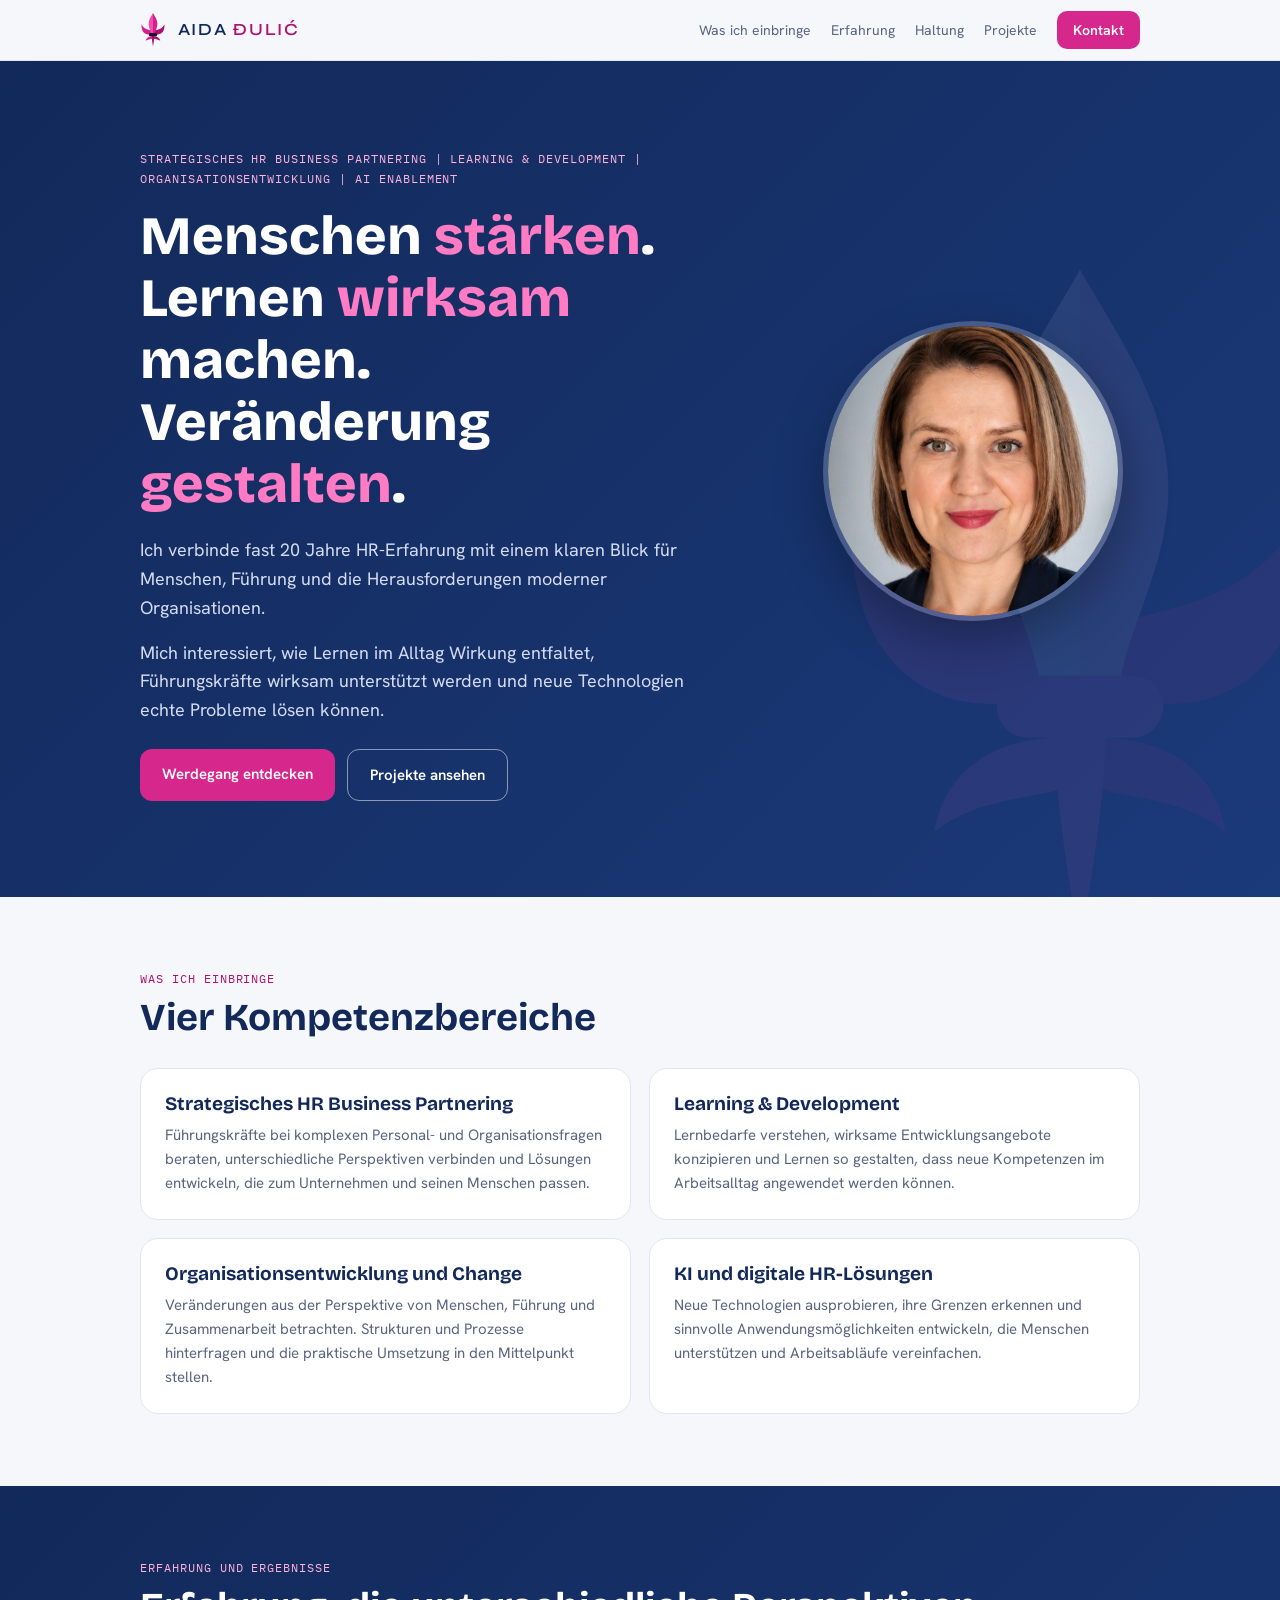
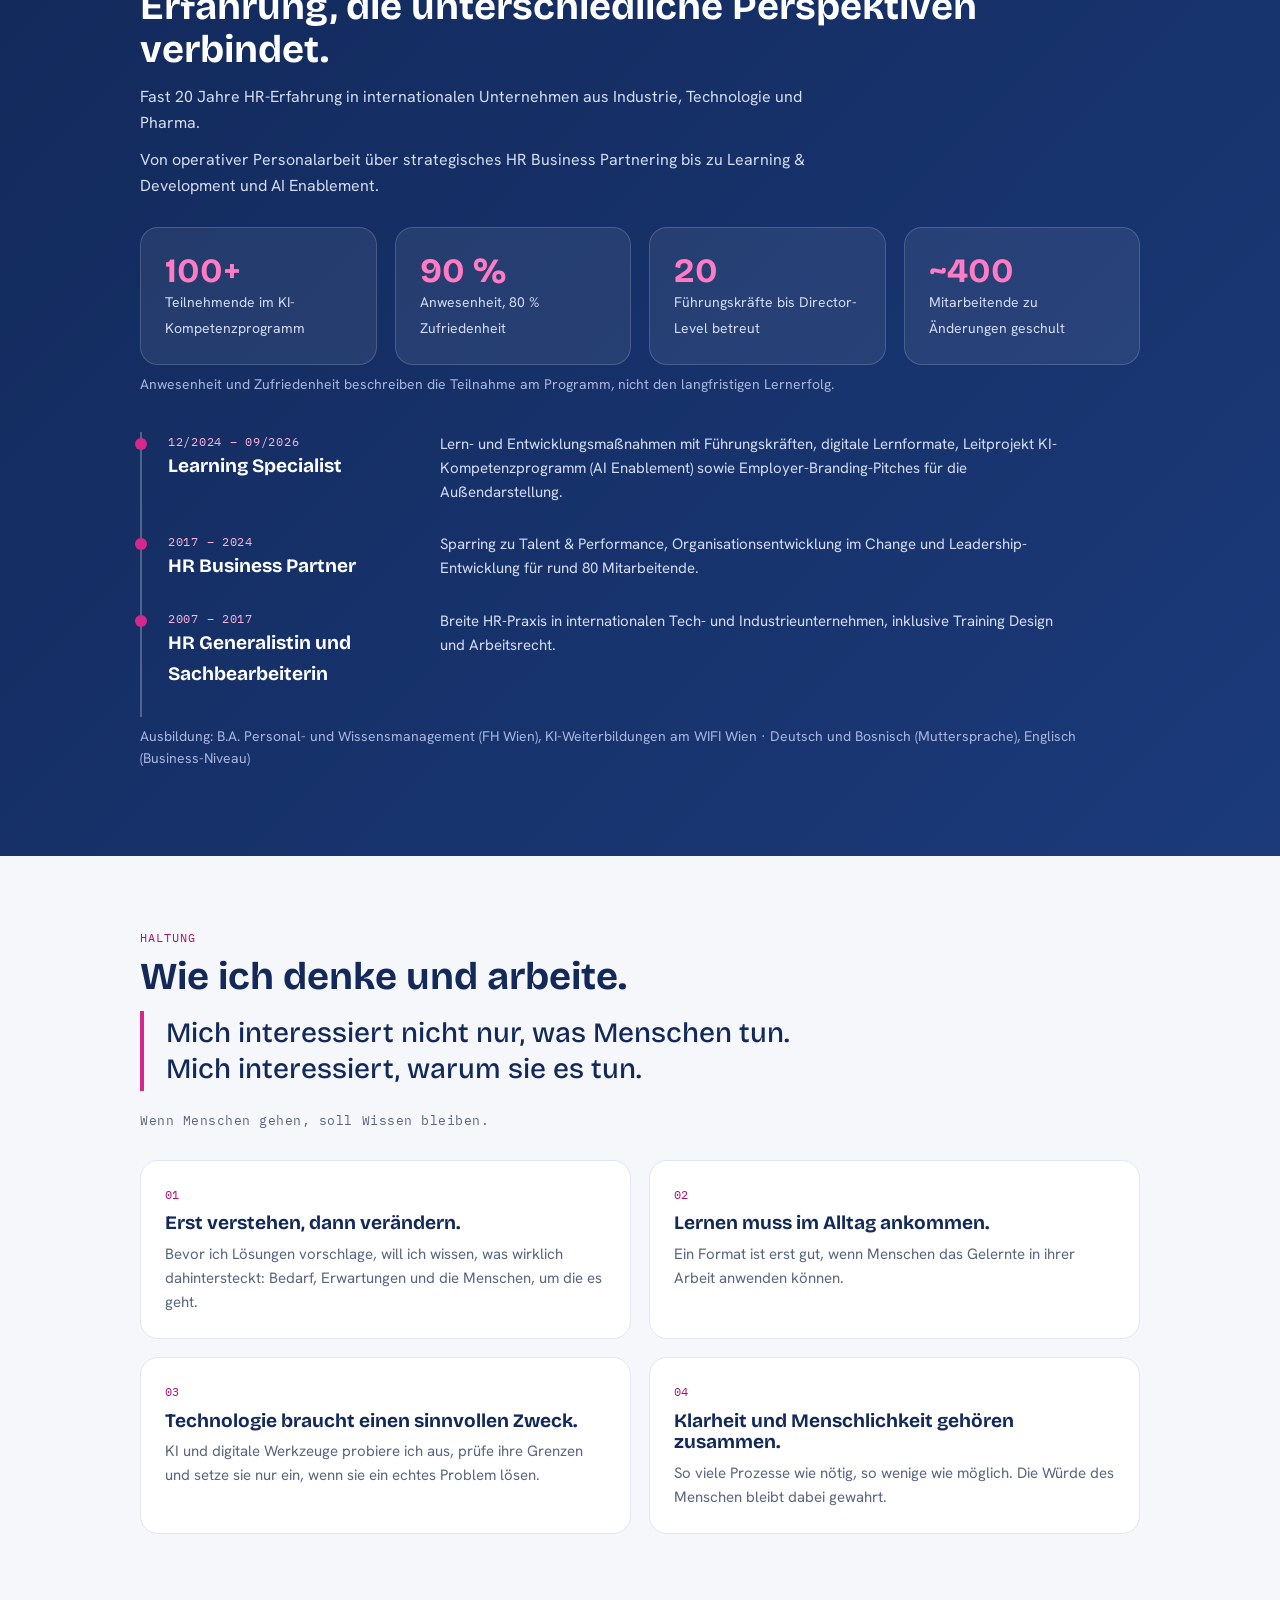
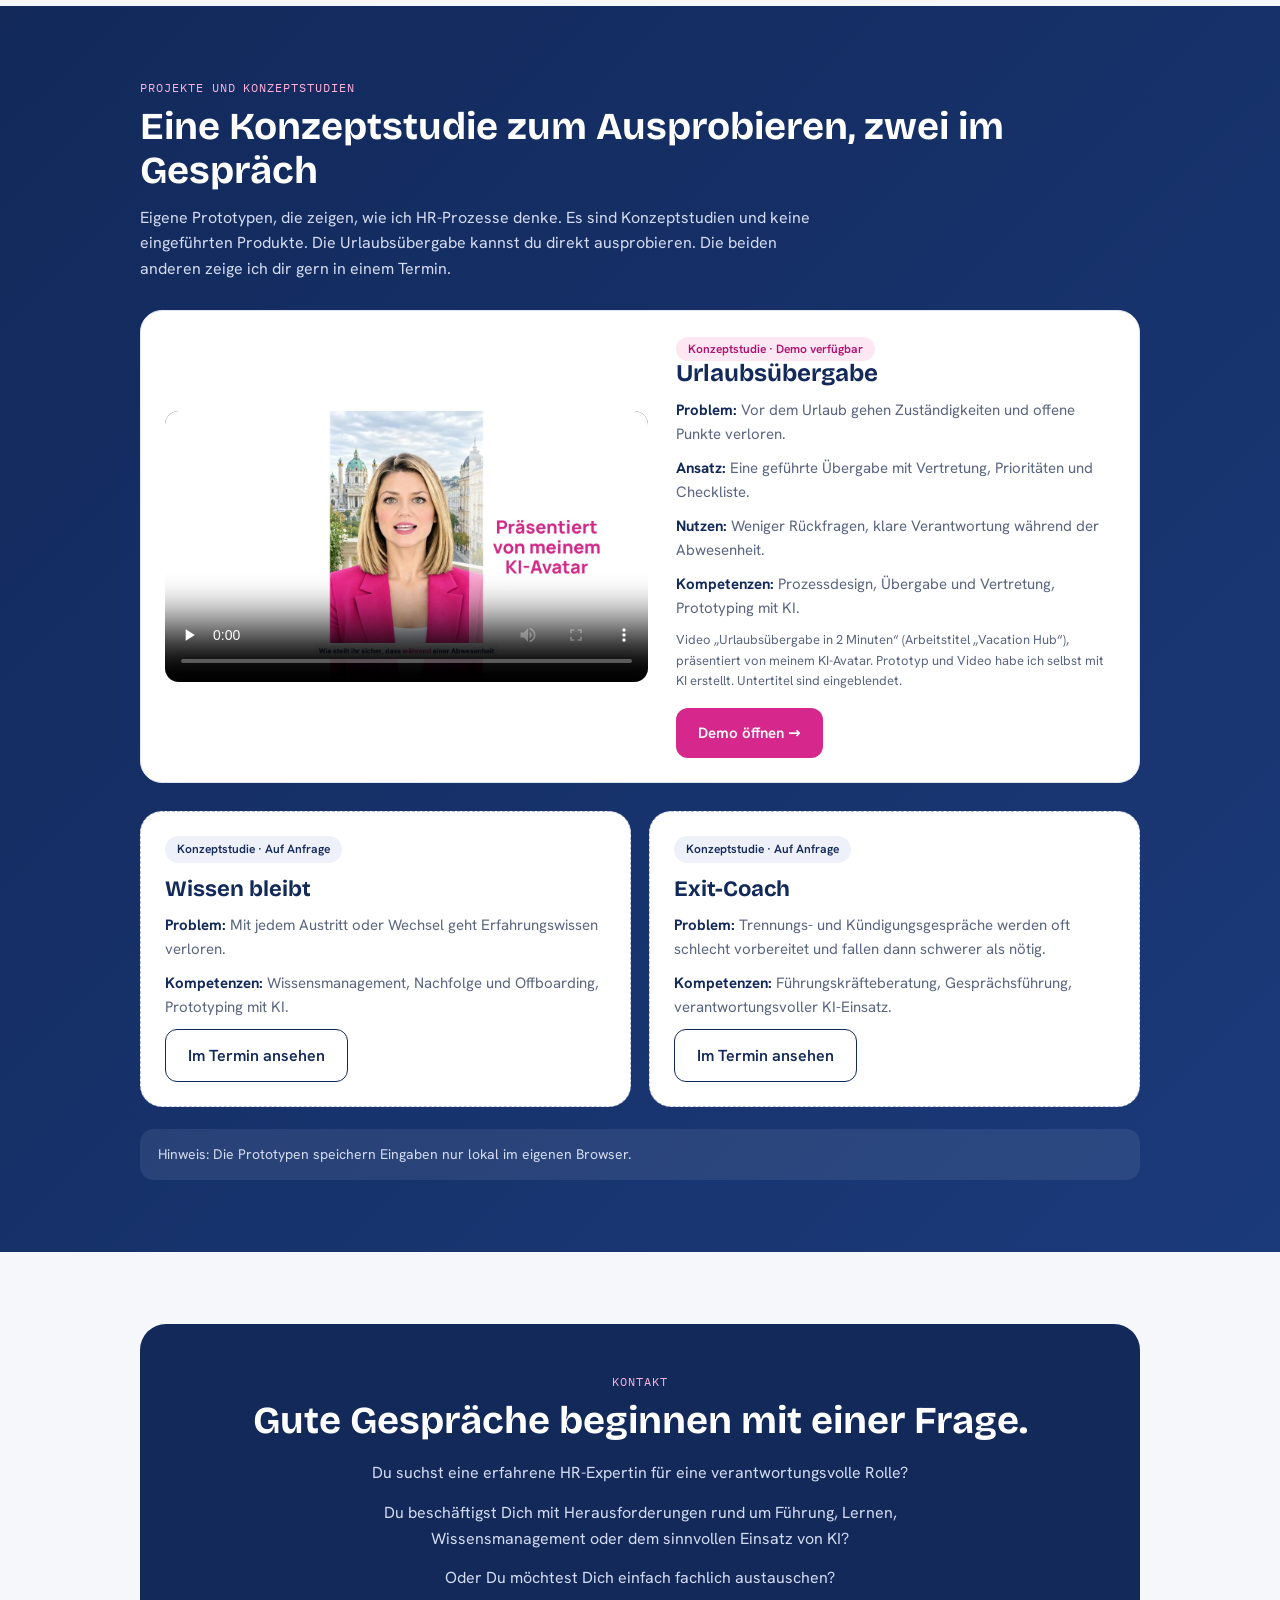
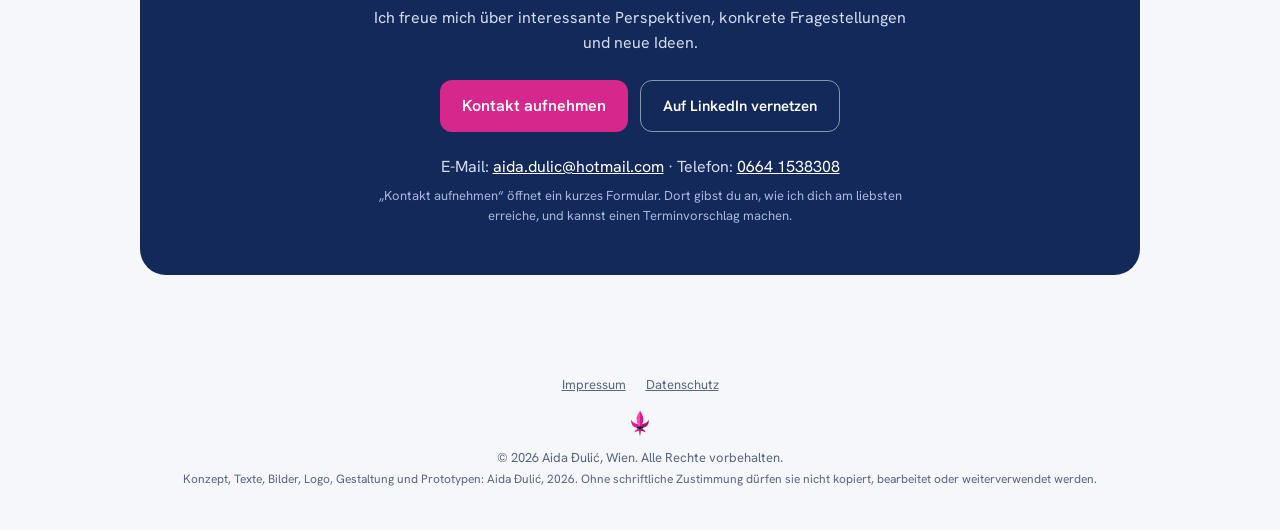
<file: index.html>
<!doctype html>
<html lang="de">
<head>
<meta charset="utf-8">
<meta name="viewport" content="width=device-width,initial-scale=1">
<title>Aida Đulić (Aida Dulic) | HR Business Partnering, Learning &amp; Development &amp; AI, Wien</title>
<meta name="description" content="Aida Đulić (Aida Dulic), Wien: Fast 20 Jahre HR-Erfahrung. Strategisches HR Business Partnering, Learning &amp; Development, Organisationsentwicklung und praktische KI-Konzeptstudien.">
<meta name="robots" content="index,follow,max-snippet:-1,max-image-preview:large">
<link rel="canonical" href="https://aidadulic.at/">
<link rel="alternate" type="text/plain" href="/llms.txt" title="llms.txt">
<link rel="preload" href="assets/fonts/bricolage-grotesque-latin-800-normal.woff2" as="font" type="font/woff2" crossorigin>
<link rel="stylesheet" href="assets/fonts.css">
<meta property="og:type" content="website"><meta property="og:locale" content="de_AT"><meta property="og:site_name" content="Aida Đulić">
<meta property="og:title" content="Aida Đulić (Aida Dulic) | HR Business Partnering, Learning &amp; Development &amp; AI, Wien">
<meta property="og:description" content="Aida Đulić (Aida Dulic), Wien: Fast 20 Jahre HR-Erfahrung. Strategisches HR Business Partnering, Learning &amp; Development, Organisationsentwicklung und praktische KI-Konzeptstudien.">
<meta property="og:url" content="https://aidadulic.at/">
<meta property="og:image" content="https://aidadulic.at/assets/og.jpg"><meta property="og:image:width" content="1200"><meta property="og:image:height" content="630">
<meta name="twitter:card" content="summary_large_image">
<meta name="author" content="Aida Đulić"><meta name="copyright" content="© 2026 Aida Đulić. Alle Rechte vorbehalten.">
<link rel="icon" type="image/svg+xml" href="assets/logo-mark.svg">
<script type="application/ld+json">
{"@context":"https://schema.org","@type":"Person","name":"Aida Đulić","alternateName":"Aida Dulic","url":"https://aidadulic.at/","description":"Fast 20 Jahre HR-Erfahrung in Strategischem HR Business Partnering, Learning & Development, Organisationsentwicklung und AI Enablement.","address":{"@type":"PostalAddress","addressLocality":"Wien","addressCountry":"AT"},"alumniOf":"FH Wien","knowsLanguage":["de","bs","en"],"knowsAbout":["HR Business Partnering","Learning & Development","Organisationsentwicklung","Leadership Development","Wissensmanagement","AI Enablement"],"sameAs":["https://www.linkedin.com/in/aida-dulic/"]}
</script>
<style>
:root{--navy:#12295a;--navy2:#1b3a7a;--mag:#d6288c;--mag2:#b0116f;--ink:#16203a;--mute:#5a6580;--bg:#f6f7fb;--card:#fff;--line:#e2e6f0}
*{box-sizing:border-box}
html{scroll-behavior:smooth;scroll-padding-top:72px}
body{margin:0;font-family:'Hanken Grotesk',system-ui,sans-serif;color:var(--ink);background:var(--bg);line-height:1.6}
h1,h2,h3{font-family:'Bricolage Grotesque',sans-serif;line-height:1.15;margin:0}
a{color:inherit}
a:focus-visible,.btn:focus-visible{outline:3px solid var(--mag);outline-offset:3px;border-radius:6px}
.hero a:focus-visible{outline-color:#fff}
.skip{position:absolute;left:12px;top:-60px;background:var(--navy);color:#fff;padding:10px 16px;border-radius:10px;z-index:20}
.skip:focus{top:10px}
.wrap{max-width:1040px;margin:0 auto;padding:0 20px}
.mono{font-family:'IBM Plex Mono',monospace;font-size:12px;letter-spacing:.08em;text-transform:uppercase}
header.top{position:sticky;top:0;z-index:10;background:rgba(246,247,251,.92);backdrop-filter:blur(8px);border-bottom:1px solid var(--line)}
header.top .wrap{display:flex;align-items:center;justify-content:space-between;min-height:60px;flex-wrap:wrap;gap:4px 20px}
.brand{display:flex;align-items:center;gap:12px;font-family:'Syne','Bricolage Grotesque',system-ui,sans-serif;font-weight:600;font-size:17px;letter-spacing:.1em;text-transform:uppercase;color:var(--navy);text-decoration:none}
.brand img{height:36px;width:auto;display:block}
.brand i{color:var(--mag2);font-style:normal}
header.top nav{display:flex;flex-wrap:wrap;align-items:center;gap:0 20px}
header.top nav a{font-size:14px;color:var(--mute);text-decoration:none;padding:10px 0}
header.top nav a:hover{color:var(--mag2)}
header.top nav a.hbtn{background:var(--mag);color:#fff;padding:8px 16px;border-radius:10px;font-weight:600}
header.top nav a.hbtn:hover{background:var(--mag2);color:#fff}
.hero{position:relative;overflow:hidden;background:linear-gradient(135deg,var(--navy),var(--navy2));color:#fff;padding:88px 0 96px}
.hero::before{content:"";position:absolute;right:-60px;bottom:-80px;width:520px;height:728px;background:url(assets/logo-mark-dark.svg) no-repeat center/contain;opacity:.07;pointer-events:none}
.hero .wrap{position:relative;display:grid;grid-template-columns:1.3fr .7fr;gap:48px;align-items:center}
.hero .mono{color:#ffb3dc;line-height:1.7}
.hero h1{font-size:clamp(32px,5vw,54px);font-weight:800;margin:16px 0 20px}
.hero h1 span{display:block}
.hero h1 em{font-style:normal;color:#ff7cc4}
.hero p{font-size:18px;color:#d5dcf2;max-width:580px;margin:0 0 16px}
.btns{display:flex;gap:12px;flex-wrap:wrap;margin-top:24px}
.btn{display:inline-block;padding:13px 22px;border-radius:12px;font-weight:600;text-decoration:none;font-size:15px;min-height:44px}
.btn.pri{background:var(--mag);color:#fff}.btn.pri:hover{background:var(--mag2)}
.btn.sec{border:1.5px solid rgba(255,255,255,.5);color:#fff}.btn.sec:hover{background:rgba(255,255,255,.1)}
.avatar{text-align:center}
.avatar img{width:100%;max-width:300px;height:auto;aspect-ratio:1;object-fit:cover;border-radius:50%;border:5px solid rgba(255,255,255,.2);box-shadow:0 20px 50px rgba(0,0,0,.3)}
section{padding:72px 0}
section h2{font-size:clamp(26px,3.6vw,38px);color:var(--navy);margin:8px 0 12px}
section .mono{color:var(--mag2)}
.lead{color:var(--mute);max-width:680px;margin:0 0 12px}
.grid4{display:grid;grid-template-columns:repeat(4,minmax(0,1fr));gap:18px;margin-top:28px}
.grid2{display:grid;grid-template-columns:repeat(2,minmax(0,1fr));gap:18px;margin-top:28px}
.grid3{display:grid;grid-template-columns:repeat(3,minmax(0,1fr));gap:22px;margin-top:28px}
.tile{background:var(--card);border:1px solid var(--line);border-radius:18px;padding:24px}
.tile h3{font-size:19px;color:var(--navy);margin-bottom:8px}
.tile p{margin:0;color:var(--mute);font-size:15px}
.stat b{display:block;font-family:'Bricolage Grotesque',system-ui,sans-serif;font-size:34px;color:var(--mag2);line-height:1.1}
.stat span{font-size:14px;color:var(--mute)}
.tl{list-style:none;margin:36px 0 0;padding:0;border-left:2px solid var(--line)}
.tl li{position:relative;padding:0 0 28px 26px;display:grid;grid-template-columns:240px minmax(0,1fr);gap:6px 32px}
.tl li::before{content:"";position:absolute;left:-7px;top:6px;width:12px;height:12px;border-radius:50%;background:var(--mag)}
.tl .yr{font-family:'IBM Plex Mono',monospace;font-size:12px;letter-spacing:.06em;color:var(--mag2);display:block}
.tl b{display:block;font-family:'Bricolage Grotesque',system-ui,sans-serif;font-size:19px;color:var(--navy)}
.tl p{margin:0;color:var(--mute);font-size:15px;max-width:620px}
.edu{margin-top:8px;font-size:14px;color:var(--mute)}
.note{margin-top:22px;font-size:14px;color:var(--mute);background:#eef1f9;border-radius:14px;padding:14px 18px}
.quote{margin:0 0 12px;padding:4px 0 4px 22px;border-left:4px solid var(--mag);font-family:'Bricolage Grotesque',sans-serif;font-size:clamp(20px,2.6vw,28px);line-height:1.3;color:var(--navy);max-width:760px}
.claim{margin:20px 0 0;font-family:'IBM Plex Mono',monospace;font-size:13px;letter-spacing:.04em;color:var(--mute)}
.num{font-family:'IBM Plex Mono',monospace;font-size:12px;color:var(--mag2);display:block;margin-bottom:8px}
.proj{position:relative;background:var(--card);border:1px solid var(--line);border-radius:22px;padding:26px;display:flex;flex-direction:column;transition:.2s}
.proj:hover{transform:translateY(-3px);box-shadow:0 18px 40px rgba(18,41,90,.12)}
.proj .shot{display:block;width:calc(100% + 52px);height:auto;margin:-26px -26px 22px;border-radius:22px 22px 0 0;border-bottom:1px solid var(--line);aspect-ratio:16/9;object-fit:cover;object-position:top}
.tag{align-self:flex-start;background:#fde7f3;color:var(--mag2);border-radius:99px;padding:4px 12px;font-size:12px;font-weight:600;margin-bottom:14px}
.proj h3{font-size:22px;color:var(--navy);margin-bottom:10px}
.proj p{color:var(--mute);margin:0 0 12px;font-size:15px}
.proj p b{color:var(--navy)}
.proj a.go{margin-top:auto;padding-top:8px;color:var(--mag2);font-weight:600;text-decoration:none}
.proj a.go:hover{text-decoration:underline}
.proj a.go::after{content:"";position:absolute;inset:0;border-radius:22px}
.contact{background:var(--navy);color:#fff;border-radius:26px;padding:48px 44px;text-align:center}
.contact .mono{color:#ffb3dc}
.contact h2{color:#fff;margin:8px 0 18px}
.contact p{color:#d5dcf2;max-width:560px;margin:0 auto 14px}
.contact .btns{justify-content:center}
.contact a:focus-visible{outline-color:#fff}
footer{padding:28px 0 40px;color:var(--mute);font-size:13px;text-align:center}
.feature{display:grid;grid-template-columns:minmax(0,1.1fr) minmax(0,1fr);gap:28px;align-items:center;background:var(--card);border:1px solid var(--line);border-radius:22px;padding:24px;margin-top:28px}
.fvid video{display:block;width:100%;border-radius:14px;background:#12295a;aspect-ratio:16/9}
.ftxt h3{font-size:24px;color:var(--navy);margin-bottom:10px}
.ftxt p,.teaser p{color:var(--mute);margin:0 0 10px;font-size:15px}
.ftxt p b,.teaser p b{color:var(--navy)}
.ftxt .vcap{font-size:13px}
.ftxt .btn{margin-top:6px}
.teaser{background:var(--card);border:1px dashed #b9c1d9;border-radius:22px;padding:24px;display:flex;flex-direction:column}
.teaser h3{font-size:22px;color:var(--navy);margin-bottom:10px}
.teaser .btn{align-self:flex-start;margin-top:auto}
.tag.lock{background:#eef1f9;color:var(--navy)}
button.btn{font:inherit;font-weight:600;cursor:pointer}
.btn.pri{border:0}
button.btn.out{background:#fff}
.btn.out{border:1.5px solid var(--navy);color:var(--navy)}.btn.out:hover{background:var(--navy);color:#fff}
.contact .cdata{margin:22px auto 6px;font-size:16px}
.contact .cdata a{color:#fff}
.contact .chint{font-size:13px;color:#aab6dd;margin:0 auto}
section.dark{background:linear-gradient(135deg,var(--navy),var(--navy2));color:#fff}
section.dark h2{color:#fff}
section.dark .mono{color:#ffb3dc}
section.dark .lead{color:#d5dcf2}
section.dark .tile{background:rgba(255,255,255,.07);border-color:rgba(255,255,255,.16)}
section.dark .tile h3{color:#fff}
section.dark .tile p,section.dark .stat span{color:#d5dcf2}
section.dark .stat b{color:#ff7cc4}
section.dark .tl{border-left-color:rgba(255,255,255,.25)}
section.dark .tl b{color:#fff}
section.dark .tl p{color:#d5dcf2}
section.dark .tl .yr{color:#ffb3dc}
section.dark .edu{color:#aab6dd}
section.dark .note{background:rgba(255,255,255,.08);color:#d5dcf2}
.dlg label,.dlg legend{display:block;font-size:14px;font-weight:600;color:var(--navy);margin:14px 0 6px;padding:0}
.dlg input[type=text],.dlg select,.dlg textarea{width:100%;font:inherit;font-size:15px;color:var(--ink);background:#fff;border:1.5px solid #b9c1d9;border-radius:10px;padding:10px 12px}
.dlg input:focus-visible,.dlg select:focus-visible,.dlg textarea:focus-visible,.dlg button:focus-visible{outline:3px solid var(--mag);outline-offset:2px}
.dlg fieldset{border:0;margin:0;padding:0}
.dlg .pill{display:inline-flex;align-items:center;gap:8px;font-weight:500;margin:0 14px 0 0;color:var(--ink)}
.dlg .pill input{width:18px;height:18px;accent-color:#b0116f}
.dlg .dh{display:flex;align-items:center;justify-content:space-between;gap:12px}
.dlg .dh h2{font-size:26px;color:var(--navy);margin:0}
.dlg .x{font:inherit;font-size:28px;line-height:1;background:none;border:0;color:var(--mute);cursor:pointer;min-width:44px;min-height:44px}
.dlg .dp{color:var(--mute);margin:6px 0 0;font-size:15px}
.dlg .dn{font-size:13px;color:var(--mute);margin:14px 0 0}
.dlg .ds{font-size:14px;color:var(--navy);margin:10px 0 0}
.dlg .btns{margin-top:18px}
.dlg .btn.out[hidden]{display:none}
dialog#cform{border:0;border-radius:22px;padding:0;max-width:580px;width:calc(100% - 32px);max-height:92vh;overflow:auto}
dialog#cform::backdrop{background:rgba(18,41,90,.6)}
dialog#cform .dlg{padding:26px 28px 28px}
.ov{position:fixed;inset:0;background:rgba(18,41,90,.6);display:flex;align-items:center;justify-content:center;padding:16px;z-index:50;overflow:auto}
.ov .dlg{background:#fff;border-radius:22px;max-width:580px;width:100%;padding:26px 28px 28px}
@media(max-width:900px){.feature{grid-template-columns:minmax(0,1fr)}}
@media(max-width:900px){
 .grid4{grid-template-columns:repeat(2,minmax(0,1fr))}
 .grid3{grid-template-columns:minmax(0,1fr)}
 .hero .wrap{grid-template-columns:minmax(0,1fr)}.avatar{order:-1}.avatar img{max-width:200px}
 .tl li{grid-template-columns:minmax(0,1fr)}
}
@media(max-width:600px){.grid4,.grid2{grid-template-columns:minmax(0,1fr)}.contact{padding:32px 20px}.brand span{font-size:13px;white-space:nowrap}}
@media(prefers-reduced-motion:reduce){html{scroll-behavior:auto}.proj{transition:none}.proj:hover{transform:none}}
</style>
</head>
<body>
<a class="skip" href="#inhalt">Zum Inhalt springen</a>
<header class="top"><div class="wrap">
 <a class="brand" href="#top" aria-label="Aida Đulić, Startseite"><img src="assets/logo-mark.svg" alt="" width="26" height="36"><span>Aida <i>Đulić</i></span></a>
 <nav aria-label="Hauptnavigation"><a href="#einbringen">Was ich einbringe</a><a href="#werdegang">Erfahrung</a><a href="#haltung">Haltung</a><a href="#projekte">Projekte</a><a class="hbtn" href="#kontakt">Kontakt</a></nav>
</div></header>

<main id="inhalt">
<div class="hero" id="top"><div class="wrap">
 <div>
  <div class="mono">Strategisches HR Business Partnering | Learning &amp; Development | Organisationsentwicklung | AI Enablement</div>
  <h1><span>Menschen <em>stärken</em>.</span><span>Lernen <em>wirksam</em> machen.</span><span>Veränderung <em>gestalten</em>.</span></h1>
  <p>Ich verbinde fast 20 Jahre HR-Erfahrung mit einem klaren Blick für Menschen, Führung und die Herausforderungen moderner Organisationen.</p>
  <p>Mich interessiert, wie Lernen im Alltag Wirkung entfaltet, Führungskräfte wirksam unterstützt werden und neue Technologien echte Probleme lösen können.</p>
  <div class="btns">
   <a class="btn pri" href="#werdegang">Werdegang entdecken</a>
   <a class="btn sec" href="#projekte">Projekte ansehen</a>
  </div>
 </div>
 <div class="avatar">
  <img src="assets/aida.jpg" alt="Avatar von Aida Đulić" width="300" height="300">
 </div>
</div></div>

<section id="einbringen"><div class="wrap">
 <div class="mono">Was ich einbringe</div>
 <h2>Vier Kompetenzbereiche</h2>
 <div class="grid2">
  <div class="tile"><h3>Strategisches HR Business Partnering</h3><p>Führungskräfte bei komplexen Personal- und Organisationsfragen beraten, unterschiedliche Perspektiven verbinden und Lösungen entwickeln, die zum Unternehmen und seinen Menschen passen.</p></div>
  <div class="tile"><h3>Learning &amp; Development</h3><p>Lernbedarfe verstehen, wirksame Entwicklungsangebote konzipieren und Lernen so gestalten, dass neue Kompetenzen im Arbeitsalltag angewendet werden können.</p></div>
  <div class="tile"><h3>Organisationsentwicklung und Change</h3><p>Veränderungen aus der Perspektive von Menschen, Führung und Zusammenarbeit betrachten. Strukturen und Prozesse hinterfragen und die praktische Umsetzung in den Mittelpunkt stellen.</p></div>
  <div class="tile"><h3>KI und digitale HR-Lösungen</h3><p>Neue Technologien ausprobieren, ihre Grenzen erkennen und sinnvolle Anwendungsmöglichkeiten entwickeln, die Menschen unterstützen und Arbeitsabläufe vereinfachen.</p></div>
 </div>
</div></section>

<section id="werdegang" class="dark"><div class="wrap">
 <div class="mono">Erfahrung und Ergebnisse</div>
 <h2>Erfahrung, die unterschiedliche Perspektiven verbindet.</h2>
 <p class="lead">Fast 20 Jahre HR-Erfahrung in internationalen Unternehmen aus Industrie, Technologie und Pharma.</p>
 <p class="lead">Von operativer Personalarbeit über strategisches HR Business Partnering bis zu Learning &amp; Development und AI Enablement.</p>
 <div class="grid4">
  <div class="tile stat"><b>100+</b><span>Teilnehmende im KI-Kompetenzprogramm</span></div>
  <div class="tile stat"><b>90 %</b><span>Anwesenheit, 80 % Zufriedenheit</span></div>
  <div class="tile stat"><b>20</b><span>Führungskräfte bis Director-Level betreut</span></div>
  <div class="tile stat"><b>~400</b><span>Mitarbeitende zu Änderungen geschult</span></div>
 </div>
 <p class="edu">Anwesenheit und Zufriedenheit beschreiben die Teilnahme am Programm, nicht den langfristigen Lernerfolg.</p>
 <ul class="tl">
  <li><div><span class="yr">12/2024 – 09/2026</span><b>Learning Specialist</b></div><p>Lern- und Entwicklungsmaßnahmen mit Führungskräften, digitale Lernformate, Leitprojekt KI-Kompetenzprogramm (AI Enablement) sowie Employer-Branding-Pitches für die Außendarstellung.</p></li>
  <li><div><span class="yr">2017 – 2024</span><b>HR Business Partner</b></div><p>Sparring zu Talent &amp; Performance, Organisationsentwicklung im Change und Leadership-Entwicklung für rund 80 Mitarbeitende.</p></li>
  <li><div><span class="yr">2007 – 2017</span><b>HR Generalistin und Sachbearbeiterin</b></div><p>Breite HR-Praxis in internationalen Tech- und Industrieunternehmen, inklusive Training Design und Arbeitsrecht.</p></li>
 </ul>
 <p class="edu">Ausbildung: B.A. Personal- und Wissensmanagement (FH Wien), KI-Weiterbildungen am WIFI Wien · Deutsch und Bosnisch (Muttersprache), Englisch (Business-Niveau)</p>
</div></section>

<section id="haltung"><div class="wrap">
 <div class="mono">Haltung</div>
 <h2>Wie ich denke und arbeite.</h2>
 <blockquote class="quote">Mich interessiert nicht nur, was Menschen tun.<br>Mich interessiert, warum sie es tun.</blockquote>
 <p class="claim">Wenn Menschen gehen, soll Wissen bleiben.</p>
 <div class="grid2">
  <div class="tile"><span class="num">01</span><h3>Erst verstehen, dann verändern.</h3><p>Bevor ich Lösungen vorschlage, will ich wissen, was wirklich dahintersteckt: Bedarf, Erwartungen und die Menschen, um die es geht.</p></div>
  <div class="tile"><span class="num">02</span><h3>Lernen muss im Alltag ankommen.</h3><p>Ein Format ist erst gut, wenn Menschen das Gelernte in ihrer Arbeit anwenden können.</p></div>
  <div class="tile"><span class="num">03</span><h3>Technologie braucht einen sinnvollen Zweck.</h3><p>KI und digitale Werkzeuge probiere ich aus, prüfe ihre Grenzen und setze sie nur ein, wenn sie ein echtes Problem lösen.</p></div>
  <div class="tile"><span class="num">04</span><h3>Klarheit und Menschlichkeit gehören zusammen.</h3><p>So viele Prozesse wie nötig, so wenige wie möglich. Die Würde des Menschen bleibt dabei gewahrt.</p></div>
 </div>
</div></section>

<section id="projekte" class="dark"><div class="wrap">
 <div class="mono">Projekte und Konzeptstudien</div>
 <h2>Eine Konzeptstudie zum Ausprobieren, zwei im Gespräch</h2>
 <p class="lead">Eigene Prototypen, die zeigen, wie ich HR-Prozesse denke. Es sind Konzeptstudien und keine eingeführten Produkte. Die Urlaubsübergabe kannst du direkt ausprobieren. Die beiden anderen zeige ich dir gern in einem Termin.</p>
 <article class="feature">
  <div class="fvid"><video controls preload="none" playsinline poster="video/urlaubsuebergabe-demo.jpg" aria-label="Demo-Video zur Konzeptstudie Urlaubsübergabe, Arbeitstitel Vacation Hub"><source src="video/urlaubsuebergabe-demo.mp4" type="video/mp4">Dein Browser kann das Video nicht abspielen.</video></div>
  <div class="ftxt">
   <span class="tag">Konzeptstudie · Demo verfügbar</span>
   <h3>Urlaubsübergabe</h3>
   <p><b>Problem:</b> Vor dem Urlaub gehen Zuständigkeiten und offene Punkte verloren.</p>
   <p><b>Ansatz:</b> Eine geführte Übergabe mit Vertretung, Prioritäten und Checkliste.</p>
   <p><b>Nutzen:</b> Weniger Rückfragen, klare Verantwortung während der Abwesenheit.</p>
   <p><b>Kompetenzen:</b> Prozessdesign, Übergabe und Vertretung, Prototyping mit KI.</p>
   <p class="vcap">Video „Urlaubsübergabe in 2 Minuten“ (Arbeitstitel „Vacation Hub“), präsentiert von meinem KI-Avatar. Prototyp und Video habe ich selbst mit KI erstellt. Untertitel sind eingeblendet.</p>
   <a class="btn pri" href="urlaubsuebergabe/">Demo öffnen &rarr;</a>
  </div>
 </article>
 <div class="grid2">
  <article class="teaser">
   <span class="tag lock">Konzeptstudie · Auf Anfrage</span>
   <h3>Wissen bleibt</h3>
   <p><b>Problem:</b> Mit jedem Austritt oder Wechsel geht Erfahrungswissen verloren.</p>
   <p><b>Kompetenzen:</b> Wissensmanagement, Nachfolge und Offboarding, Prototyping mit KI.</p>
   <button class="btn out" type="button" data-open-contact data-topic="Wissen bleibt">Im Termin ansehen</button>
  </article>
  <article class="teaser">
   <span class="tag lock">Konzeptstudie · Auf Anfrage</span>
   <h3>Exit-Coach</h3>
   <p><b>Problem:</b> Trennungs- und Kündigungsgespräche werden oft schlecht vorbereitet und fallen dann schwerer als nötig.</p>
   <p><b>Kompetenzen:</b> Führungskräfteberatung, Gesprächsführung, verantwortungsvoller KI-Einsatz.</p>
   <button class="btn out" type="button" data-open-contact data-topic="Exit-Coach">Im Termin ansehen</button>
  </article>
 </div>
 <div class="note">Hinweis: Die Prototypen speichern Eingaben nur lokal im eigenen Browser.</div>
</div></section>

<section id="kontakt"><div class="wrap">
 <div class="contact">
  <div class="mono">Kontakt</div>
  <h2>Gute Gespräche beginnen mit einer Frage.</h2>
  <p>Du suchst eine erfahrene HR-Expertin für eine verantwortungsvolle Rolle?</p>
  <p>Du beschäftigst Dich mit Herausforderungen rund um Führung, Lernen, Wissensmanagement oder dem sinnvollen Einsatz von KI?</p>
  <p>Oder Du möchtest Dich einfach fachlich austauschen?</p>
  <p>Ich freue mich über interessante Perspektiven, konkrete Fragestellungen und neue Ideen.</p>
  <div class="btns">
   <button class="btn pri" type="button" data-open-contact data-topic="allgemein">Kontakt aufnehmen</button>
   <a class="btn sec" target="_blank" rel="noopener" href="https://www.linkedin.com/in/aida-dulic/">Auf LinkedIn vernetzen</a>
  </div>
  <p class="cdata">E-Mail: <a href="mailto:aida.dulic@hotmail.com">aida.dulic@hotmail.com</a> · Telefon: <a href="tel:+436641538308">0664 1538308</a></p>
  <p class="chint">„Kontakt aufnehmen“ öffnet ein kurzes Formular. Dort gibst du an, wie ich dich am liebsten erreiche, und kannst einen Terminvorschlag machen.</p>
 </div>
</div></section>
</main>

<footer><nav aria-label="Rechtliches" style="margin-bottom:14px"><a href="impressum.html" style="margin:0 10px">Impressum</a><a href="datenschutz.html" style="margin:0 10px">Datenschutz</a></nav><img src="assets/logo-mark.svg" alt="" width="20" height="28" style="display:block;margin:0 auto 10px">© 2026 Aida Đulić, Wien. Alle Rechte vorbehalten.<br><span style="font-size:12px">Konzept, Texte, Bilder, Logo, Gestaltung und Prototypen: Aida Đulić, 2026. Ohne schriftliche Zustimmung dürfen sie nicht kopiert, bearbeitet oder weiterverwendet werden.</span></footer>
<dialog id="cform" aria-labelledby="cform-title"><form class="dlg" id="cform-f">
<div class="dh"><h2 id="cform-title">Kontakt aufnehmen</h2><button type="button" class="x" data-close aria-label="Formular schließen">&times;</button></div>
<p class="dp">Sag mir kurz, wie ich dich am liebsten erreichen soll. Einen Terminvorschlag kannst du gleich mitgeben.</p>
<label for="cf-topic">Worum geht es?</label>
<select id="cf-topic"><option value="allgemein">Allgemeine Anfrage</option><option value="Wissen bleibt">Konzeptstudie „Wissen bleibt“ im Termin ansehen</option><option value="Exit-Coach">Konzeptstudie „Exit-Coach“ im Termin ansehen</option></select>
<label for="cf-name">Dein Name</label>
<input id="cf-name" type="text" required autocomplete="name">
<fieldset><legend>Wie soll ich dich am liebsten kontaktieren?</legend>
<label class="pill"><input type="radio" name="way" value="E-Mail" checked> E-Mail</label>
<label class="pill"><input type="radio" name="way" value="Telefon"> Telefon</label>
<label class="pill"><input type="radio" name="way" value="LinkedIn"> LinkedIn</label>
</fieldset>
<label for="cf-contact">Deine E-Mail-Adresse, Telefonnummer oder dein LinkedIn-Profil</label>
<input id="cf-contact" type="text" required>
<label for="cf-date">Terminvorschlag (optional)</label>
<input id="cf-date" type="text" placeholder="z. B. Dienstag, 14 Uhr">
<label for="cf-msg">Nachricht (optional)</label>
<textarea id="cf-msg" rows="3"></textarea>
<p class="dn">Deine Eingaben verlassen diese Seite erst, wenn du die E-Mail abschickst.</p>
<div class="btns"><button class="btn pri" type="submit">E-Mail vorbereiten</button><button class="btn out" type="button" data-copy hidden>Text kopieren</button></div>
<p class="ds" data-status role="status" aria-live="polite"></p>
</form></dialog>
<script>
(function(){
 var d=document.getElementById('cform');if(!d)return;
 var f=document.getElementById('cform-f'),st=d.querySelector('[data-status]'),cp=d.querySelector('[data-copy]');
 function v(id){return document.getElementById(id).value.trim()}
 function compose(){
  var topic=v('cf-topic'),way=(f.querySelector('input[name=way]:checked')||{}).value||'E-Mail',date=v('cf-date'),msg=v('cf-msg');
  var subject=topic==='allgemein'?'Anfrage über aidadulic.at':'Termin: Konzeptstudie '+topic;
  var intro=topic==='allgemein'?'ich habe deine Website gesehen und möchte mit dir ins Gespräch kommen.':'ich würde mir die Konzeptstudie „'+topic+'“ gern in einem Termin mit dir ansehen.';
  var body='Hallo Aida,\n\n'+intro+'\n\nBitte kontaktiere mich am liebsten per: '+way+'\nMeine Daten dafür: '+v('cf-contact');
  if(date)body+='\nMein Terminvorschlag: '+date;
  if(msg)body+='\n\n'+msg;
  body+='\n\nLiebe Grüße\n'+v('cf-name');
  return {subject:subject,body:body};
 }
 function open(topic){
  if(topic)document.getElementById('cf-topic').value=topic;
  st.textContent='';cp.hidden=true;
  if(d.showModal)d.showModal();else d.setAttribute('open','');
  document.getElementById('cf-name').focus();
 }
 document.querySelectorAll('[data-open-contact]').forEach(function(b){b.addEventListener('click',function(){open(b.getAttribute('data-topic'))})});
 d.querySelector('[data-close]').addEventListener('click',function(){d.close()});
 d.addEventListener('click',function(e){if(e.target===d)d.close()});
 f.addEventListener('submit',function(e){
  e.preventDefault();var t=compose();
  window.location.href='mailto:aida.dulic@hotmail.com?subject='+encodeURIComponent(t.subject)+'&body='+encodeURIComponent(t.body);
  st.textContent='Falls sich kein Mailprogramm öffnet: Text kopieren und an aida.dulic@hotmail.com senden.';cp.hidden=false;
 });
 cp.addEventListener('click',function(){
  var t=compose(),txt='Betreff: '+t.subject+'\n\n'+t.body;
  var fail=function(){st.textContent='Kopieren hat nicht geklappt. Schreib mir bitte direkt an aida.dulic@hotmail.com.'};
  if(navigator.clipboard&&navigator.clipboard.writeText){navigator.clipboard.writeText(txt).then(function(){st.textContent='Text kopiert. Sende ihn an aida.dulic@hotmail.com.'},fail)}else{fail()}
 });
})();
</script>
</body>
</html>
</file>
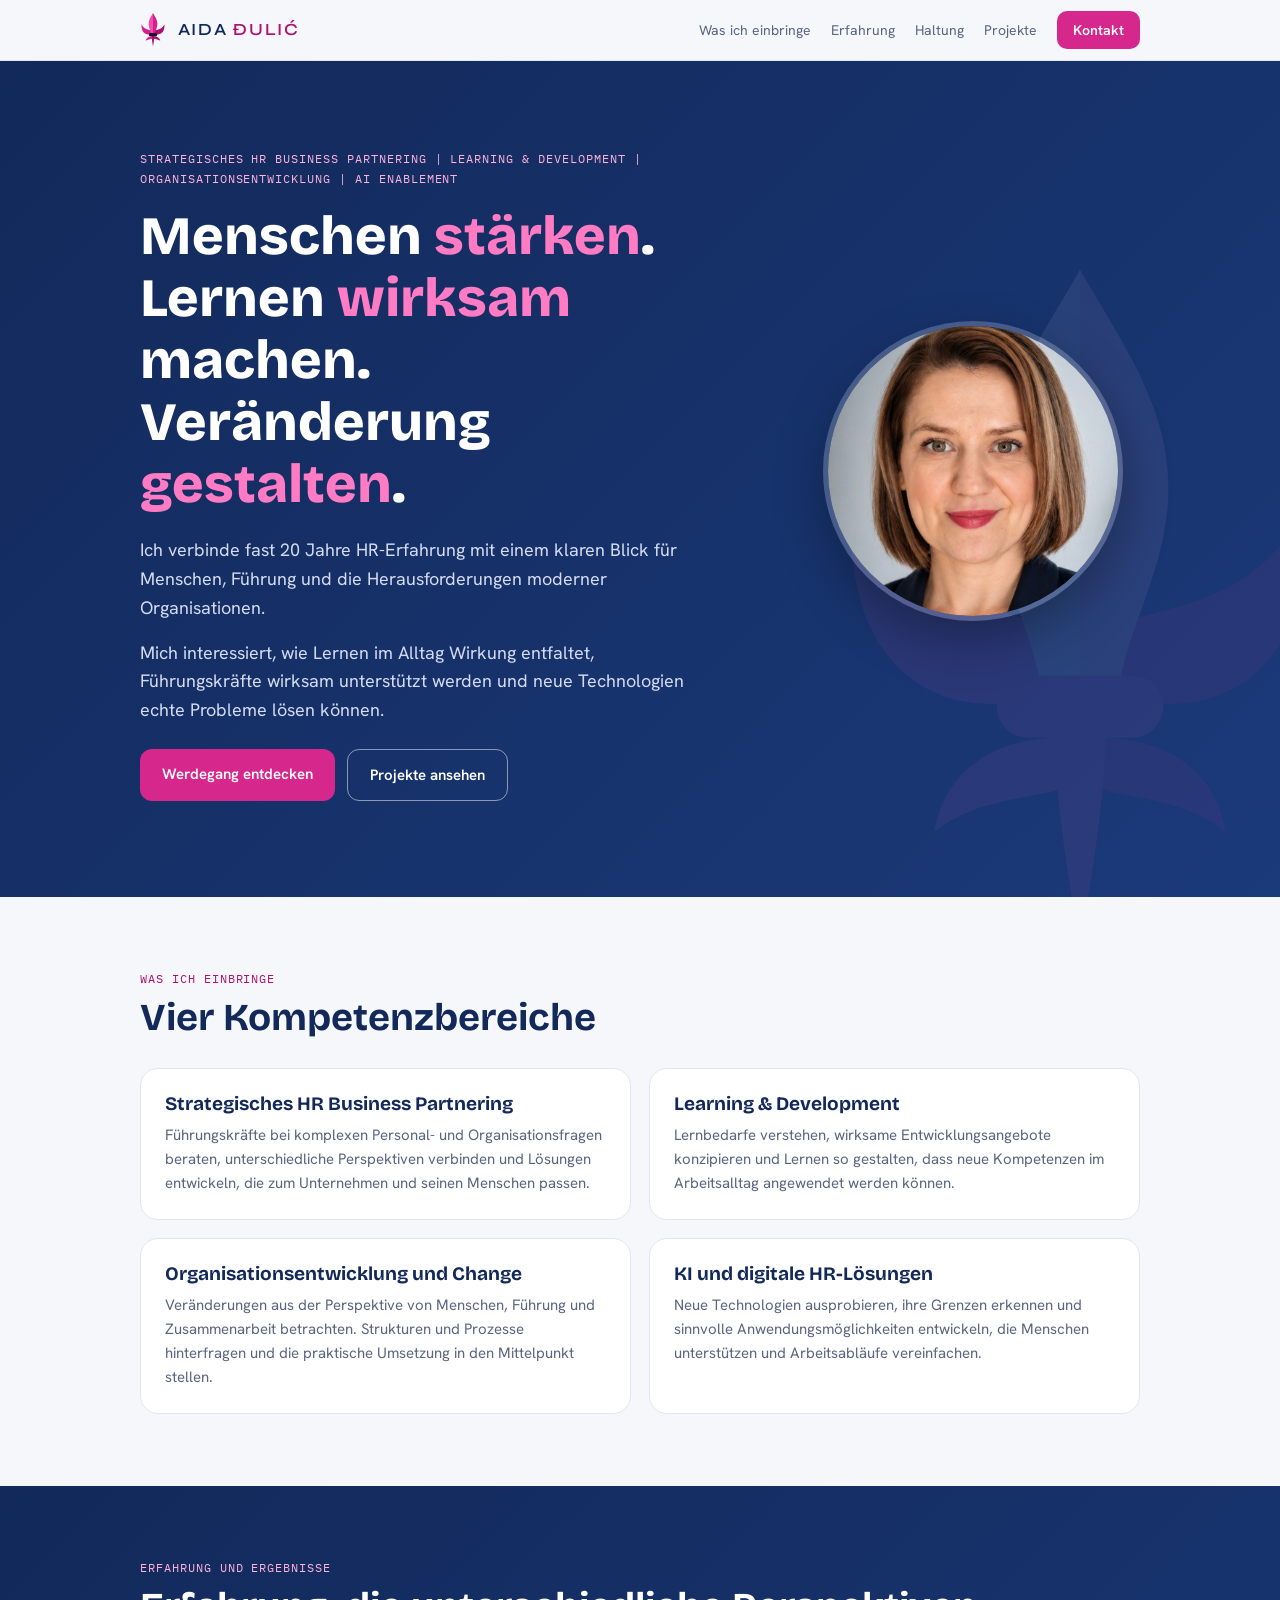
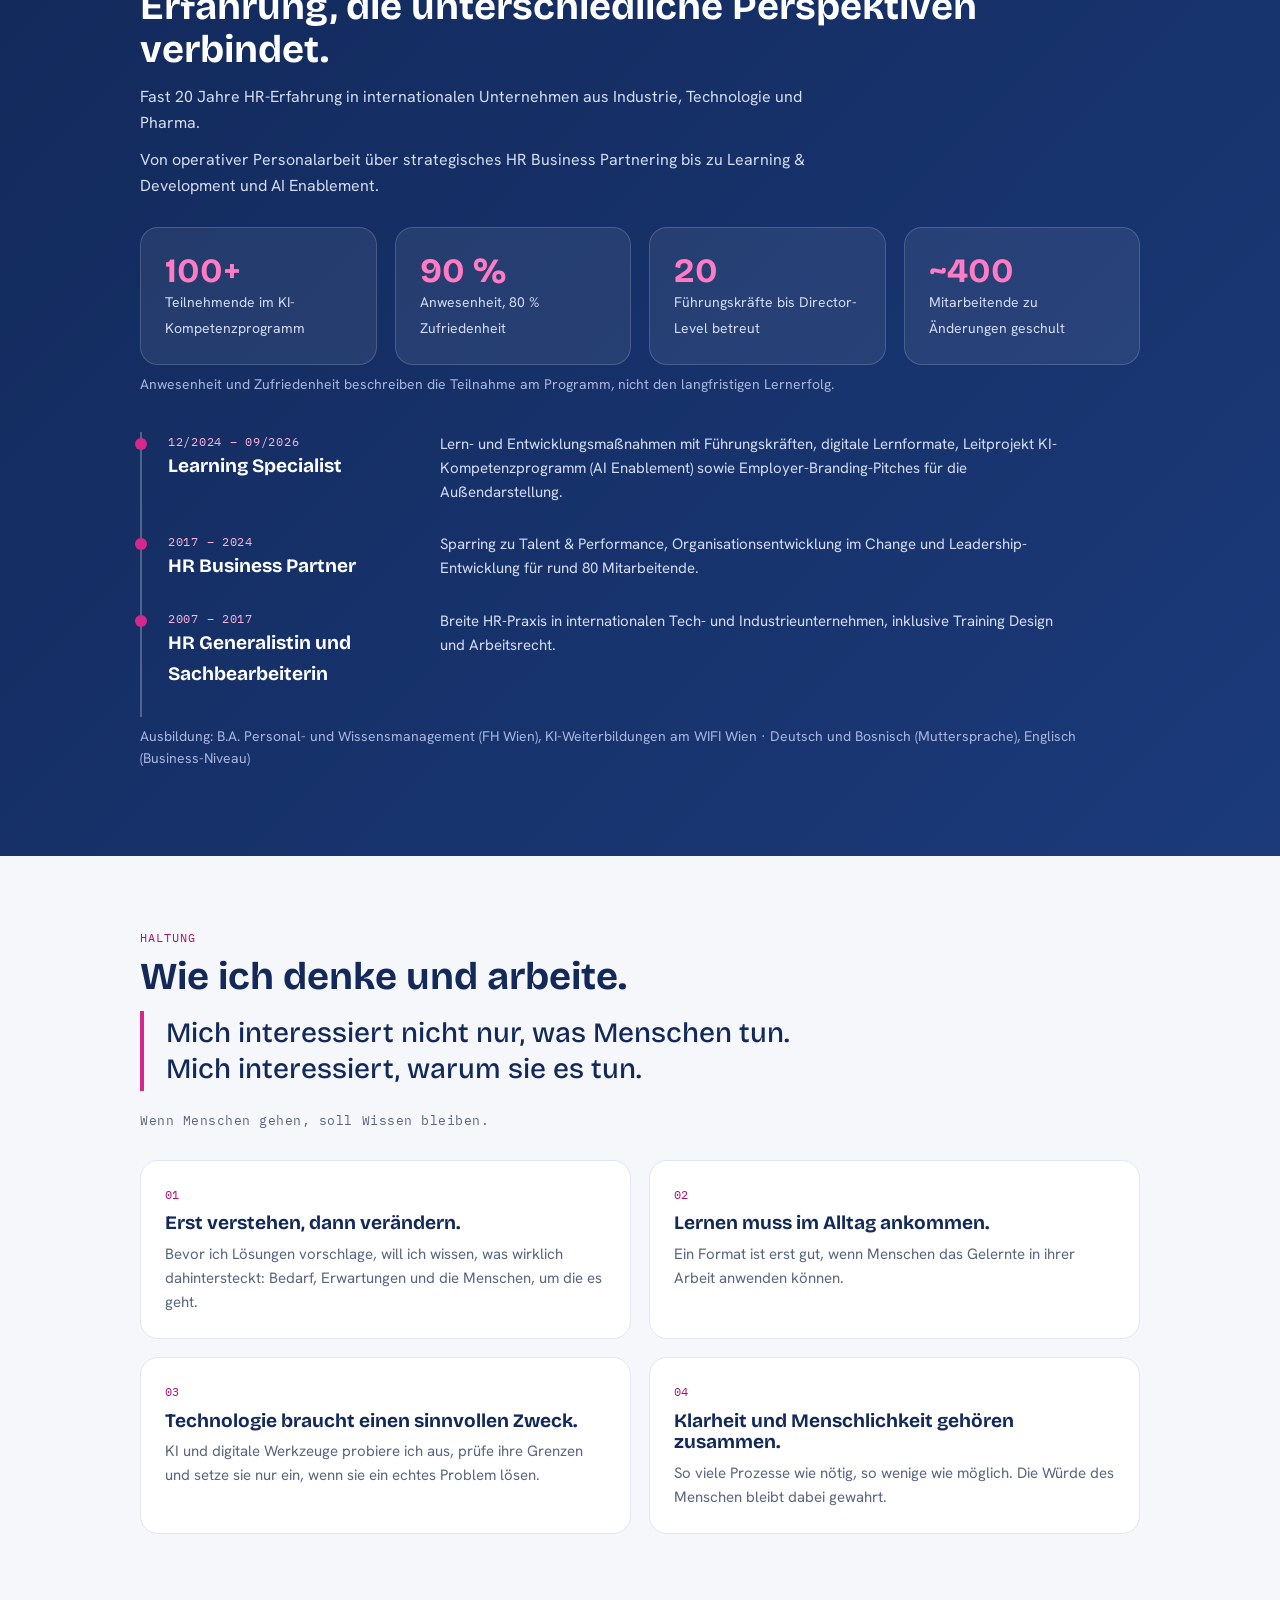
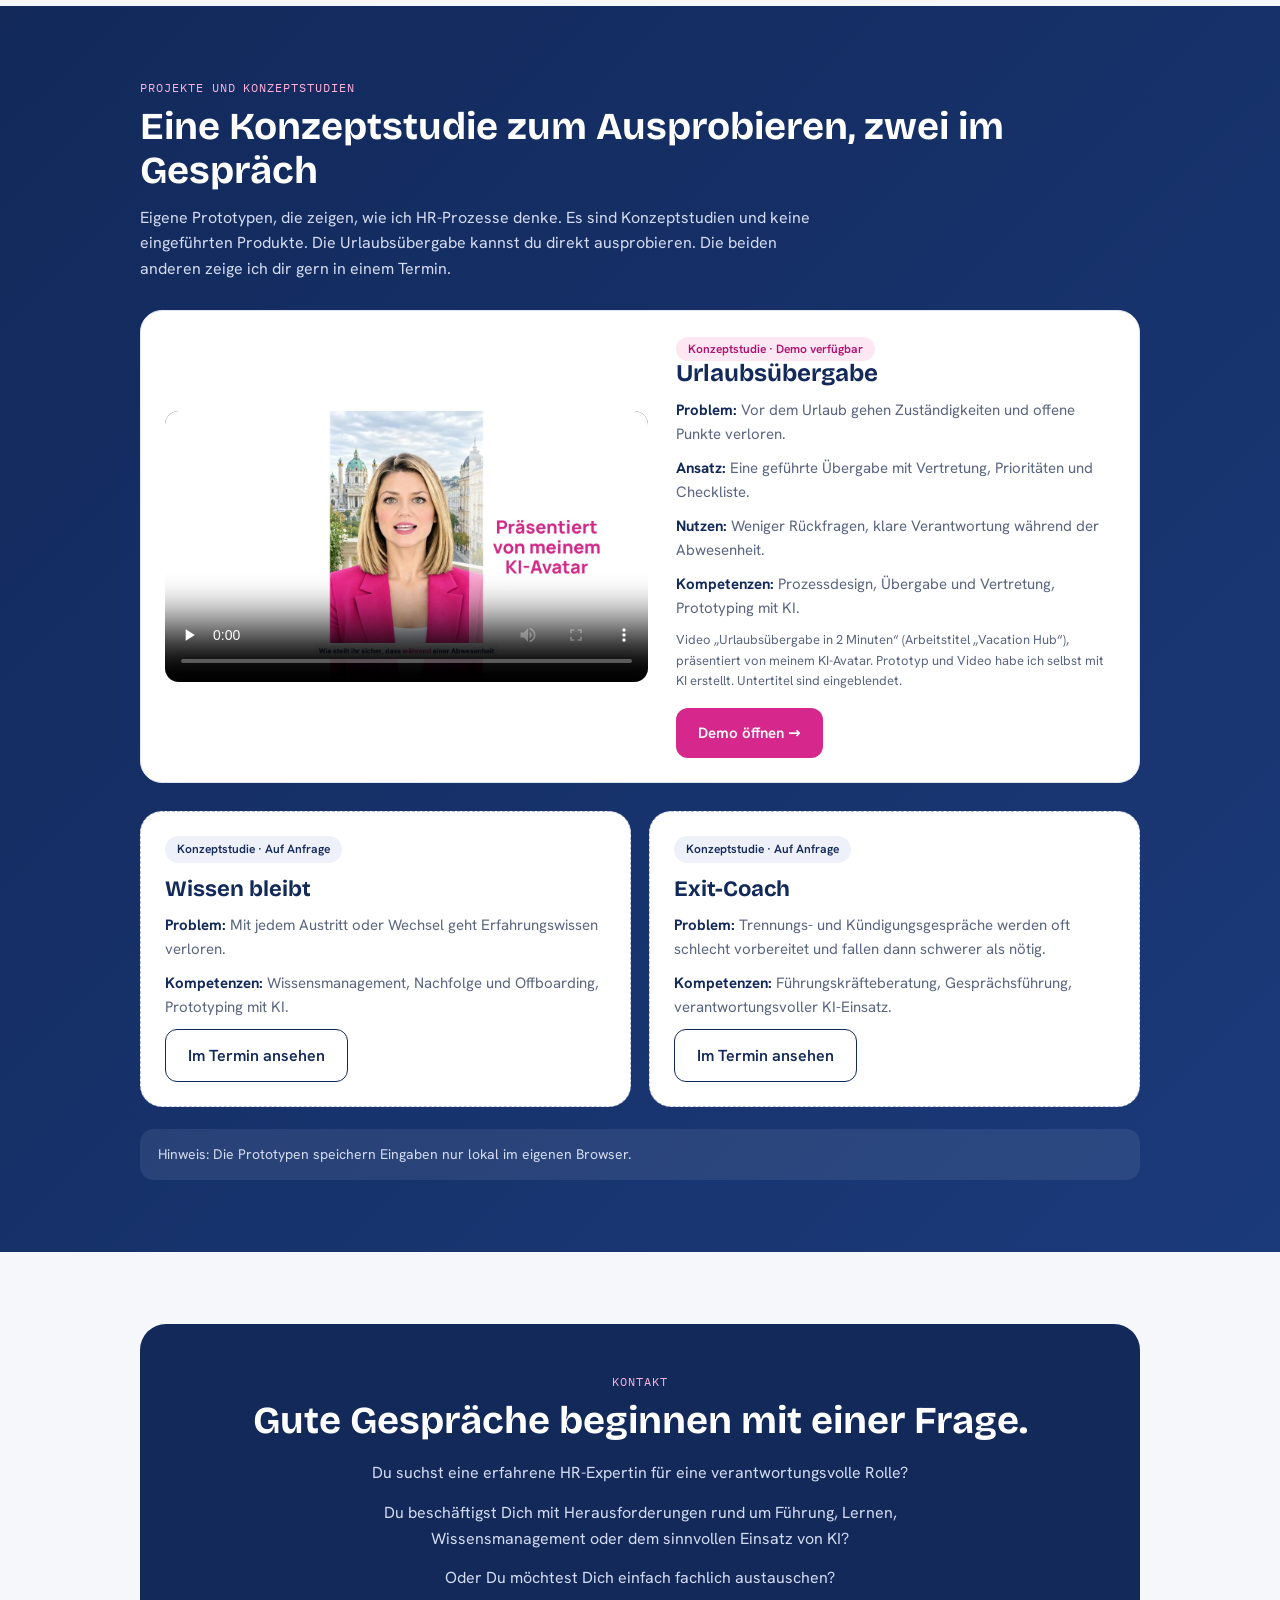
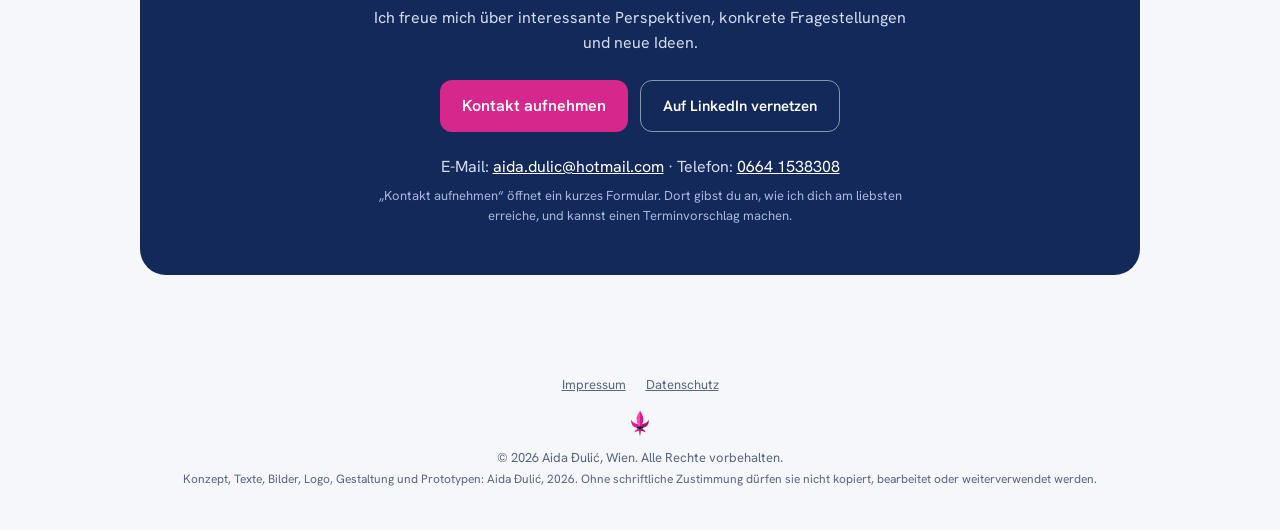
<file: aidadulic-website-final_1/index.html>
<!doctype html>
<html lang="de">
<head>
<meta charset="utf-8">
<meta name="viewport" content="width=device-width,initial-scale=1">
<title>Aida Đulić | HR Business Partnering, Learning &amp; Development &amp; AI</title>
<meta name="description" content="Fast 20 Jahre HR-Erfahrung. Strategisches HR Business Partnering, Learning &amp; Development, Organisationsentwicklung und praktische KI-Konzeptstudien.">
<link rel="canonical" href="https://aidadulic.at/">
<link rel="alternate" type="text/plain" href="/llms.txt" title="llms.txt">
<link rel="preload" href="assets/fonts/bricolage-grotesque-latin-800-normal.woff2" as="font" type="font/woff2" crossorigin>
<link rel="stylesheet" href="assets/fonts.css">
<meta property="og:type" content="website"><meta property="og:locale" content="de_AT"><meta property="og:site_name" content="Aida Đulić">
<meta property="og:title" content="Aida Đulić | HR Business Partnering, Learning &amp; Development &amp; AI">
<meta property="og:description" content="Fast 20 Jahre HR-Erfahrung. Strategisches HR Business Partnering, Learning &amp; Development, Organisationsentwicklung und praktische KI-Konzeptstudien.">
<meta property="og:url" content="https://aidadulic.at/">
<meta property="og:image" content="https://aidadulic.at/assets/og.jpg"><meta property="og:image:width" content="1200"><meta property="og:image:height" content="630">
<meta name="twitter:card" content="summary_large_image">
<meta name="author" content="Aida Đulić"><meta name="copyright" content="© 2026 Aida Đulić. Alle Rechte vorbehalten.">
<link rel="icon" type="image/svg+xml" href="assets/logo-mark.svg">
<script type="application/ld+json">
{"@context":"https://schema.org","@type":"Person","name":"Aida Đulić","alternateName":"Aida Dulic","url":"https://aidadulic.at/","description":"Fast 20 Jahre HR-Erfahrung in Strategischem HR Business Partnering, Learning & Development, Organisationsentwicklung und AI Enablement.","address":{"@type":"PostalAddress","addressLocality":"Wien","addressCountry":"AT"},"alumniOf":"FH Wien","knowsLanguage":["de","bs","en"],"knowsAbout":["HR Business Partnering","Learning & Development","Organisationsentwicklung","Leadership Development","Wissensmanagement","AI Enablement"],"sameAs":["https://www.linkedin.com/in/aida-dulic/"]}
</script>
<style>
:root{--navy:#12295a;--navy2:#1b3a7a;--mag:#d6288c;--mag2:#b0116f;--ink:#16203a;--mute:#5a6580;--bg:#f6f7fb;--card:#fff;--line:#e2e6f0}
*{box-sizing:border-box}
html{scroll-behavior:smooth;scroll-padding-top:72px}
body{margin:0;font-family:'Hanken Grotesk',system-ui,sans-serif;color:var(--ink);background:var(--bg);line-height:1.6}
h1,h2,h3{font-family:'Bricolage Grotesque',sans-serif;line-height:1.15;margin:0}
a{color:inherit}
a:focus-visible,.btn:focus-visible{outline:3px solid var(--mag);outline-offset:3px;border-radius:6px}
.hero a:focus-visible{outline-color:#fff}
.skip{position:absolute;left:12px;top:-60px;background:var(--navy);color:#fff;padding:10px 16px;border-radius:10px;z-index:20}
.skip:focus{top:10px}
.wrap{max-width:1040px;margin:0 auto;padding:0 20px}
.mono{font-family:'IBM Plex Mono',monospace;font-size:12px;letter-spacing:.08em;text-transform:uppercase}
header.top{position:sticky;top:0;z-index:10;background:rgba(246,247,251,.92);backdrop-filter:blur(8px);border-bottom:1px solid var(--line)}
header.top .wrap{display:flex;align-items:center;justify-content:space-between;min-height:60px;flex-wrap:wrap;gap:4px 20px}
.brand{display:flex;align-items:center;gap:12px;font-family:'Syne','Bricolage Grotesque',system-ui,sans-serif;font-weight:600;font-size:17px;letter-spacing:.1em;text-transform:uppercase;color:var(--navy);text-decoration:none}
.brand img{height:36px;width:auto;display:block}
.brand i{color:var(--mag2);font-style:normal}
header.top nav{display:flex;flex-wrap:wrap;align-items:center;gap:0 20px}
header.top nav a{font-size:14px;color:var(--mute);text-decoration:none;padding:10px 0}
header.top nav a:hover{color:var(--mag2)}
header.top nav a.hbtn{background:var(--mag);color:#fff;padding:8px 16px;border-radius:10px;font-weight:600}
header.top nav a.hbtn:hover{background:var(--mag2);color:#fff}
.hero{position:relative;overflow:hidden;background:linear-gradient(135deg,var(--navy),var(--navy2));color:#fff;padding:88px 0 96px}
.hero::before{content:"";position:absolute;right:-60px;bottom:-80px;width:520px;height:728px;background:url(assets/logo-mark-dark.svg) no-repeat center/contain;opacity:.07;pointer-events:none}
.hero .wrap{position:relative;display:grid;grid-template-columns:1.3fr .7fr;gap:48px;align-items:center}
.hero .mono{color:#ffb3dc;line-height:1.7}
.hero h1{font-size:clamp(32px,5vw,54px);font-weight:800;margin:16px 0 20px}
.hero h1 span{display:block}
.hero h1 em{font-style:normal;color:#ff7cc4}
.hero p{font-size:18px;color:#d5dcf2;max-width:580px;margin:0 0 16px}
.btns{display:flex;gap:12px;flex-wrap:wrap;margin-top:24px}
.btn{display:inline-block;padding:13px 22px;border-radius:12px;font-weight:600;text-decoration:none;font-size:15px;min-height:44px}
.btn.pri{background:var(--mag);color:#fff}.btn.pri:hover{background:var(--mag2)}
.btn.sec{border:1.5px solid rgba(255,255,255,.5);color:#fff}.btn.sec:hover{background:rgba(255,255,255,.1)}
.avatar{text-align:center}
.avatar img{width:100%;max-width:300px;height:auto;aspect-ratio:1;object-fit:cover;border-radius:50%;border:5px solid rgba(255,255,255,.2);box-shadow:0 20px 50px rgba(0,0,0,.3)}
section{padding:72px 0}
section h2{font-size:clamp(26px,3.6vw,38px);color:var(--navy);margin:8px 0 12px}
section .mono{color:var(--mag2)}
.lead{color:var(--mute);max-width:680px;margin:0 0 12px}
.grid4{display:grid;grid-template-columns:repeat(4,minmax(0,1fr));gap:18px;margin-top:28px}
.grid2{display:grid;grid-template-columns:repeat(2,minmax(0,1fr));gap:18px;margin-top:28px}
.grid3{display:grid;grid-template-columns:repeat(3,minmax(0,1fr));gap:22px;margin-top:28px}
.tile{background:var(--card);border:1px solid var(--line);border-radius:18px;padding:24px}
.tile h3{font-size:19px;color:var(--navy);margin-bottom:8px}
.tile p{margin:0;color:var(--mute);font-size:15px}
.stat b{display:block;font-family:'Bricolage Grotesque',system-ui,sans-serif;font-size:34px;color:var(--mag2);line-height:1.1}
.stat span{font-size:14px;color:var(--mute)}
.tl{list-style:none;margin:36px 0 0;padding:0;border-left:2px solid var(--line)}
.tl li{position:relative;padding:0 0 28px 26px;display:grid;grid-template-columns:240px minmax(0,1fr);gap:6px 32px}
.tl li::before{content:"";position:absolute;left:-7px;top:6px;width:12px;height:12px;border-radius:50%;background:var(--mag)}
.tl .yr{font-family:'IBM Plex Mono',monospace;font-size:12px;letter-spacing:.06em;color:var(--mag2);display:block}
.tl b{display:block;font-family:'Bricolage Grotesque',system-ui,sans-serif;font-size:19px;color:var(--navy)}
.tl p{margin:0;color:var(--mute);font-size:15px;max-width:620px}
.edu{margin-top:8px;font-size:14px;color:var(--mute)}
.note{margin-top:22px;font-size:14px;color:var(--mute);background:#eef1f9;border-radius:14px;padding:14px 18px}
.quote{margin:0 0 12px;padding:4px 0 4px 22px;border-left:4px solid var(--mag);font-family:'Bricolage Grotesque',sans-serif;font-size:clamp(20px,2.6vw,28px);line-height:1.3;color:var(--navy);max-width:760px}
.claim{margin:20px 0 0;font-family:'IBM Plex Mono',monospace;font-size:13px;letter-spacing:.04em;color:var(--mute)}
.num{font-family:'IBM Plex Mono',monospace;font-size:12px;color:var(--mag2);display:block;margin-bottom:8px}
.proj{position:relative;background:var(--card);border:1px solid var(--line);border-radius:22px;padding:26px;display:flex;flex-direction:column;transition:.2s}
.proj:hover{transform:translateY(-3px);box-shadow:0 18px 40px rgba(18,41,90,.12)}
.proj .shot{display:block;width:calc(100% + 52px);height:auto;margin:-26px -26px 22px;border-radius:22px 22px 0 0;border-bottom:1px solid var(--line);aspect-ratio:16/9;object-fit:cover;object-position:top}
.tag{align-self:flex-start;background:#fde7f3;color:var(--mag2);border-radius:99px;padding:4px 12px;font-size:12px;font-weight:600;margin-bottom:14px}
.proj h3{font-size:22px;color:var(--navy);margin-bottom:10px}
.proj p{color:var(--mute);margin:0 0 12px;font-size:15px}
.proj p b{color:var(--navy)}
.proj a.go{margin-top:auto;padding-top:8px;color:var(--mag2);font-weight:600;text-decoration:none}
.proj a.go:hover{text-decoration:underline}
.proj a.go::after{content:"";position:absolute;inset:0;border-radius:22px}
.contact{background:var(--navy);color:#fff;border-radius:26px;padding:48px 44px;text-align:center}
.contact .mono{color:#ffb3dc}
.contact h2{color:#fff;margin:8px 0 18px}
.contact p{color:#d5dcf2;max-width:560px;margin:0 auto 14px}
.contact .btns{justify-content:center}
.contact a:focus-visible{outline-color:#fff}
footer{padding:28px 0 40px;color:var(--mute);font-size:13px;text-align:center}
.feature{display:grid;grid-template-columns:minmax(0,1.1fr) minmax(0,1fr);gap:28px;align-items:center;background:var(--card);border:1px solid var(--line);border-radius:22px;padding:24px;margin-top:28px}
.fvid video{display:block;width:100%;border-radius:14px;background:#12295a;aspect-ratio:16/9}
.ftxt h3{font-size:24px;color:var(--navy);margin-bottom:10px}
.ftxt p,.teaser p{color:var(--mute);margin:0 0 10px;font-size:15px}
.ftxt p b,.teaser p b{color:var(--navy)}
.ftxt .vcap{font-size:13px}
.ftxt .btn{margin-top:6px}
.teaser{background:var(--card);border:1px dashed #b9c1d9;border-radius:22px;padding:24px;display:flex;flex-direction:column}
.teaser h3{font-size:22px;color:var(--navy);margin-bottom:10px}
.teaser .btn{align-self:flex-start;margin-top:auto}
.tag.lock{background:#eef1f9;color:var(--navy)}
button.btn{font:inherit;font-weight:600;cursor:pointer}
.btn.pri{border:0}
button.btn.out{background:#fff}
.btn.out{border:1.5px solid var(--navy);color:var(--navy)}.btn.out:hover{background:var(--navy);color:#fff}
.contact .cdata{margin:22px auto 6px;font-size:16px}
.contact .cdata a{color:#fff}
.contact .chint{font-size:13px;color:#aab6dd;margin:0 auto}
section.dark{background:linear-gradient(135deg,var(--navy),var(--navy2));color:#fff}
section.dark h2{color:#fff}
section.dark .mono{color:#ffb3dc}
section.dark .lead{color:#d5dcf2}
section.dark .tile{background:rgba(255,255,255,.07);border-color:rgba(255,255,255,.16)}
section.dark .tile h3{color:#fff}
section.dark .tile p,section.dark .stat span{color:#d5dcf2}
section.dark .stat b{color:#ff7cc4}
section.dark .tl{border-left-color:rgba(255,255,255,.25)}
section.dark .tl b{color:#fff}
section.dark .tl p{color:#d5dcf2}
section.dark .tl .yr{color:#ffb3dc}
section.dark .edu{color:#aab6dd}
section.dark .note{background:rgba(255,255,255,.08);color:#d5dcf2}
.dlg label,.dlg legend{display:block;font-size:14px;font-weight:600;color:var(--navy);margin:14px 0 6px;padding:0}
.dlg input[type=text],.dlg select,.dlg textarea{width:100%;font:inherit;font-size:15px;color:var(--ink);background:#fff;border:1.5px solid #b9c1d9;border-radius:10px;padding:10px 12px}
.dlg input:focus-visible,.dlg select:focus-visible,.dlg textarea:focus-visible,.dlg button:focus-visible{outline:3px solid var(--mag);outline-offset:2px}
.dlg fieldset{border:0;margin:0;padding:0}
.dlg .pill{display:inline-flex;align-items:center;gap:8px;font-weight:500;margin:0 14px 0 0;color:var(--ink)}
.dlg .pill input{width:18px;height:18px;accent-color:#b0116f}
.dlg .dh{display:flex;align-items:center;justify-content:space-between;gap:12px}
.dlg .dh h2{font-size:26px;color:var(--navy);margin:0}
.dlg .x{font:inherit;font-size:28px;line-height:1;background:none;border:0;color:var(--mute);cursor:pointer;min-width:44px;min-height:44px}
.dlg .dp{color:var(--mute);margin:6px 0 0;font-size:15px}
.dlg .dn{font-size:13px;color:var(--mute);margin:14px 0 0}
.dlg .ds{font-size:14px;color:var(--navy);margin:10px 0 0}
.dlg .btns{margin-top:18px}
.dlg .btn.out[hidden]{display:none}
dialog#cform{border:0;border-radius:22px;padding:0;max-width:580px;width:calc(100% - 32px);max-height:92vh;overflow:auto}
dialog#cform::backdrop{background:rgba(18,41,90,.6)}
dialog#cform .dlg{padding:26px 28px 28px}
.ov{position:fixed;inset:0;background:rgba(18,41,90,.6);display:flex;align-items:center;justify-content:center;padding:16px;z-index:50;overflow:auto}
.ov .dlg{background:#fff;border-radius:22px;max-width:580px;width:100%;padding:26px 28px 28px}
@media(max-width:900px){.feature{grid-template-columns:minmax(0,1fr)}}
@media(max-width:900px){
 .grid4{grid-template-columns:repeat(2,minmax(0,1fr))}
 .grid3{grid-template-columns:minmax(0,1fr)}
 .hero .wrap{grid-template-columns:minmax(0,1fr)}.avatar{order:-1}.avatar img{max-width:200px}
 .tl li{grid-template-columns:minmax(0,1fr)}
}
@media(max-width:600px){.grid4,.grid2{grid-template-columns:minmax(0,1fr)}.contact{padding:32px 20px}.brand span{font-size:13px;white-space:nowrap}}
@media(prefers-reduced-motion:reduce){html{scroll-behavior:auto}.proj{transition:none}.proj:hover{transform:none}}
</style>
</head>
<body>
<a class="skip" href="#inhalt">Zum Inhalt springen</a>
<header class="top"><div class="wrap">
 <a class="brand" href="#top" aria-label="Aida Đulić, Startseite"><img src="assets/logo-mark.svg" alt="" width="26" height="36"><span>Aida <i>Đulić</i></span></a>
 <nav aria-label="Hauptnavigation"><a href="#einbringen">Was ich einbringe</a><a href="#werdegang">Erfahrung</a><a href="#haltung">Haltung</a><a href="#projekte">Projekte</a><a class="hbtn" href="#kontakt">Kontakt</a></nav>
</div></header>

<main id="inhalt">
<div class="hero" id="top"><div class="wrap">
 <div>
  <div class="mono">Strategisches HR Business Partnering | Learning &amp; Development | Organisationsentwicklung | AI Enablement</div>
  <h1><span>Menschen <em>stärken</em>.</span><span>Lernen <em>wirksam</em> machen.</span><span>Veränderung <em>gestalten</em>.</span></h1>
  <p>Ich verbinde fast 20 Jahre HR-Erfahrung mit einem klaren Blick für Menschen, Führung und die Herausforderungen moderner Organisationen.</p>
  <p>Mich interessiert, wie Lernen im Alltag Wirkung entfaltet, Führungskräfte wirksam unterstützt werden und neue Technologien echte Probleme lösen können.</p>
  <div class="btns">
   <a class="btn pri" href="#werdegang">Werdegang entdecken</a>
   <a class="btn sec" href="#projekte">Projekte ansehen</a>
  </div>
 </div>
 <div class="avatar">
  <img src="assets/aida.jpg" alt="Avatar von Aida Đulić" width="300" height="300">
 </div>
</div></div>

<section id="einbringen"><div class="wrap">
 <div class="mono">Was ich einbringe</div>
 <h2>Vier Kompetenzbereiche</h2>
 <div class="grid2">
  <div class="tile"><h3>Strategisches HR Business Partnering</h3><p>Führungskräfte bei komplexen Personal- und Organisationsfragen beraten, unterschiedliche Perspektiven verbinden und Lösungen entwickeln, die zum Unternehmen und seinen Menschen passen.</p></div>
  <div class="tile"><h3>Learning &amp; Development</h3><p>Lernbedarfe verstehen, wirksame Entwicklungsangebote konzipieren und Lernen so gestalten, dass neue Kompetenzen im Arbeitsalltag angewendet werden können.</p></div>
  <div class="tile"><h3>Organisationsentwicklung und Change</h3><p>Veränderungen aus der Perspektive von Menschen, Führung und Zusammenarbeit betrachten. Strukturen und Prozesse hinterfragen und die praktische Umsetzung in den Mittelpunkt stellen.</p></div>
  <div class="tile"><h3>KI und digitale HR-Lösungen</h3><p>Neue Technologien ausprobieren, ihre Grenzen erkennen und sinnvolle Anwendungsmöglichkeiten entwickeln, die Menschen unterstützen und Arbeitsabläufe vereinfachen.</p></div>
 </div>
</div></section>

<section id="werdegang" class="dark"><div class="wrap">
 <div class="mono">Erfahrung und Ergebnisse</div>
 <h2>Erfahrung, die unterschiedliche Perspektiven verbindet.</h2>
 <p class="lead">Fast 20 Jahre HR-Erfahrung in internationalen Unternehmen aus Industrie, Technologie und Pharma.</p>
 <p class="lead">Von operativer Personalarbeit über strategisches HR Business Partnering bis zu Learning &amp; Development und AI Enablement.</p>
 <div class="grid4">
  <div class="tile stat"><b>100+</b><span>Teilnehmende im KI-Kompetenzprogramm</span></div>
  <div class="tile stat"><b>90 %</b><span>Anwesenheit, 80 % Zufriedenheit</span></div>
  <div class="tile stat"><b>20</b><span>Führungskräfte bis Director-Level betreut</span></div>
  <div class="tile stat"><b>~400</b><span>Mitarbeitende zu Änderungen geschult</span></div>
 </div>
 <p class="edu">Anwesenheit und Zufriedenheit beschreiben die Teilnahme am Programm, nicht den langfristigen Lernerfolg.</p>
 <ul class="tl">
  <li><div><span class="yr">12/2024 – 09/2026</span><b>Learning Specialist</b></div><p>Lern- und Entwicklungsmaßnahmen mit Führungskräften, digitale Lernformate, Leitprojekt KI-Kompetenzprogramm (AI Enablement) sowie Employer-Branding-Pitches für die Außendarstellung.</p></li>
  <li><div><span class="yr">2017 – 2024</span><b>HR Business Partner</b></div><p>Sparring zu Talent &amp; Performance, Organisationsentwicklung im Change und Leadership-Entwicklung für rund 80 Mitarbeitende.</p></li>
  <li><div><span class="yr">2007 – 2017</span><b>HR Generalistin und Sachbearbeiterin</b></div><p>Breite HR-Praxis in internationalen Tech- und Industrieunternehmen, inklusive Training Design und Arbeitsrecht.</p></li>
 </ul>
 <p class="edu">Ausbildung: B.A. Personal- und Wissensmanagement (FH Wien), KI-Weiterbildungen am WIFI Wien · Deutsch und Bosnisch (Muttersprache), Englisch (Business-Niveau)</p>
</div></section>

<section id="haltung"><div class="wrap">
 <div class="mono">Haltung</div>
 <h2>Wie ich denke und arbeite.</h2>
 <blockquote class="quote">Mich interessiert nicht nur, was Menschen tun.<br>Mich interessiert, warum sie es tun.</blockquote>
 <p class="claim">Wenn Menschen gehen, soll Wissen bleiben.</p>
 <div class="grid2">
  <div class="tile"><span class="num">01</span><h3>Erst verstehen, dann verändern.</h3><p>Bevor ich Lösungen vorschlage, will ich wissen, was wirklich dahintersteckt: Bedarf, Erwartungen und die Menschen, um die es geht.</p></div>
  <div class="tile"><span class="num">02</span><h3>Lernen muss im Alltag ankommen.</h3><p>Ein Format ist erst gut, wenn Menschen das Gelernte in ihrer Arbeit anwenden können.</p></div>
  <div class="tile"><span class="num">03</span><h3>Technologie braucht einen sinnvollen Zweck.</h3><p>KI und digitale Werkzeuge probiere ich aus, prüfe ihre Grenzen und setze sie nur ein, wenn sie ein echtes Problem lösen.</p></div>
  <div class="tile"><span class="num">04</span><h3>Klarheit und Menschlichkeit gehören zusammen.</h3><p>So viele Prozesse wie nötig, so wenige wie möglich. Die Würde des Menschen bleibt dabei gewahrt.</p></div>
 </div>
</div></section>

<section id="projekte" class="dark"><div class="wrap">
 <div class="mono">Projekte und Konzeptstudien</div>
 <h2>Eine Konzeptstudie zum Ausprobieren, zwei im Gespräch</h2>
 <p class="lead">Eigene Prototypen, die zeigen, wie ich HR-Prozesse denke. Es sind Konzeptstudien und keine eingeführten Produkte. Die Urlaubsübergabe kannst du direkt ausprobieren. Die beiden anderen zeige ich dir gern in einem Termin.</p>
 <article class="feature">
  <div class="fvid"><video controls preload="none" playsinline poster="video/urlaubsuebergabe-demo.jpg" aria-label="Demo-Video zur Konzeptstudie Urlaubsübergabe, Arbeitstitel Vacation Hub"><source src="video/urlaubsuebergabe-demo.mp4" type="video/mp4">Dein Browser kann das Video nicht abspielen.</video></div>
  <div class="ftxt">
   <span class="tag">Konzeptstudie · Demo verfügbar</span>
   <h3>Urlaubsübergabe</h3>
   <p><b>Problem:</b> Vor dem Urlaub gehen Zuständigkeiten und offene Punkte verloren.</p>
   <p><b>Ansatz:</b> Eine geführte Übergabe mit Vertretung, Prioritäten und Checkliste.</p>
   <p><b>Nutzen:</b> Weniger Rückfragen, klare Verantwortung während der Abwesenheit.</p>
   <p><b>Kompetenzen:</b> Prozessdesign, Übergabe und Vertretung, Prototyping mit KI.</p>
   <p class="vcap">Video „Urlaubsübergabe in 2 Minuten“ (Arbeitstitel „Vacation Hub“), präsentiert von meinem KI-Avatar. Prototyp und Video habe ich selbst mit KI erstellt. Untertitel sind eingeblendet.</p>
   <a class="btn pri" href="urlaubsuebergabe/">Demo öffnen &rarr;</a>
  </div>
 </article>
 <div class="grid2">
  <article class="teaser">
   <span class="tag lock">Konzeptstudie · Auf Anfrage</span>
   <h3>Wissen bleibt</h3>
   <p><b>Problem:</b> Mit jedem Austritt oder Wechsel geht Erfahrungswissen verloren.</p>
   <p><b>Kompetenzen:</b> Wissensmanagement, Nachfolge und Offboarding, Prototyping mit KI.</p>
   <button class="btn out" type="button" data-open-contact data-topic="Wissen bleibt">Im Termin ansehen</button>
  </article>
  <article class="teaser">
   <span class="tag lock">Konzeptstudie · Auf Anfrage</span>
   <h3>Exit-Coach</h3>
   <p><b>Problem:</b> Trennungs- und Kündigungsgespräche werden oft schlecht vorbereitet und fallen dann schwerer als nötig.</p>
   <p><b>Kompetenzen:</b> Führungskräfteberatung, Gesprächsführung, verantwortungsvoller KI-Einsatz.</p>
   <button class="btn out" type="button" data-open-contact data-topic="Exit-Coach">Im Termin ansehen</button>
  </article>
 </div>
 <div class="note">Hinweis: Die Prototypen speichern Eingaben nur lokal im eigenen Browser.</div>
</div></section>

<section id="kontakt"><div class="wrap">
 <div class="contact">
  <div class="mono">Kontakt</div>
  <h2>Gute Gespräche beginnen mit einer Frage.</h2>
  <p>Du suchst eine erfahrene HR-Expertin für eine verantwortungsvolle Rolle?</p>
  <p>Du beschäftigst Dich mit Herausforderungen rund um Führung, Lernen, Wissensmanagement oder dem sinnvollen Einsatz von KI?</p>
  <p>Oder Du möchtest Dich einfach fachlich austauschen?</p>
  <p>Ich freue mich über interessante Perspektiven, konkrete Fragestellungen und neue Ideen.</p>
  <div class="btns">
   <button class="btn pri" type="button" data-open-contact data-topic="allgemein">Kontakt aufnehmen</button>
   <a class="btn sec" target="_blank" rel="noopener" href="https://www.linkedin.com/in/aida-dulic/">Auf LinkedIn vernetzen</a>
  </div>
  <p class="cdata">E-Mail: <a href="mailto:aida.dulic@hotmail.com">aida.dulic@hotmail.com</a> · Telefon: <a href="tel:+436641538308">0664 1538308</a></p>
  <p class="chint">„Kontakt aufnehmen“ öffnet ein kurzes Formular. Dort gibst du an, wie ich dich am liebsten erreiche, und kannst einen Terminvorschlag machen.</p>
 </div>
</div></section>
</main>

<footer><nav aria-label="Rechtliches" style="margin-bottom:14px"><a href="impressum.html" style="margin:0 10px">Impressum</a><a href="datenschutz.html" style="margin:0 10px">Datenschutz</a></nav><img src="assets/logo-mark.svg" alt="" width="20" height="28" style="display:block;margin:0 auto 10px">© 2026 Aida Đulić, Wien. Alle Rechte vorbehalten.<br><span style="font-size:12px">Konzept, Texte, Bilder, Logo, Gestaltung und Prototypen: Aida Đulić, 2026. Ohne schriftliche Zustimmung dürfen sie nicht kopiert, bearbeitet oder weiterverwendet werden.</span></footer>
<dialog id="cform" aria-labelledby="cform-title"><form class="dlg" id="cform-f">
<div class="dh"><h2 id="cform-title">Kontakt aufnehmen</h2><button type="button" class="x" data-close aria-label="Formular schließen">&times;</button></div>
<p class="dp">Sag mir kurz, wie ich dich am liebsten erreichen soll. Einen Terminvorschlag kannst du gleich mitgeben.</p>
<label for="cf-topic">Worum geht es?</label>
<select id="cf-topic"><option value="allgemein">Allgemeine Anfrage</option><option value="Wissen bleibt">Konzeptstudie „Wissen bleibt“ im Termin ansehen</option><option value="Exit-Coach">Konzeptstudie „Exit-Coach“ im Termin ansehen</option></select>
<label for="cf-name">Dein Name</label>
<input id="cf-name" type="text" required autocomplete="name">
<fieldset><legend>Wie soll ich dich am liebsten kontaktieren?</legend>
<label class="pill"><input type="radio" name="way" value="E-Mail" checked> E-Mail</label>
<label class="pill"><input type="radio" name="way" value="Telefon"> Telefon</label>
<label class="pill"><input type="radio" name="way" value="LinkedIn"> LinkedIn</label>
</fieldset>
<label for="cf-contact">Deine E-Mail-Adresse, Telefonnummer oder dein LinkedIn-Profil</label>
<input id="cf-contact" type="text" required>
<label for="cf-date">Terminvorschlag (optional)</label>
<input id="cf-date" type="text" placeholder="z. B. Dienstag, 14 Uhr">
<label for="cf-msg">Nachricht (optional)</label>
<textarea id="cf-msg" rows="3"></textarea>
<p class="dn">Deine Eingaben verlassen diese Seite erst, wenn du die E-Mail abschickst.</p>
<div class="btns"><button class="btn pri" type="submit">E-Mail vorbereiten</button><button class="btn out" type="button" data-copy hidden>Text kopieren</button></div>
<p class="ds" data-status role="status" aria-live="polite"></p>
</form></dialog>
<script>
(function(){
 var d=document.getElementById('cform');if(!d)return;
 var f=document.getElementById('cform-f'),st=d.querySelector('[data-status]'),cp=d.querySelector('[data-copy]');
 function v(id){return document.getElementById(id).value.trim()}
 function compose(){
  var topic=v('cf-topic'),way=(f.querySelector('input[name=way]:checked')||{}).value||'E-Mail',date=v('cf-date'),msg=v('cf-msg');
  var subject=topic==='allgemein'?'Anfrage über aidadulic.at':'Termin: Konzeptstudie '+topic;
  var intro=topic==='allgemein'?'ich habe deine Website gesehen und möchte mit dir ins Gespräch kommen.':'ich würde mir die Konzeptstudie „'+topic+'“ gern in einem Termin mit dir ansehen.';
  var body='Hallo Aida,\n\n'+intro+'\n\nBitte kontaktiere mich am liebsten per: '+way+'\nMeine Daten dafür: '+v('cf-contact');
  if(date)body+='\nMein Terminvorschlag: '+date;
  if(msg)body+='\n\n'+msg;
  body+='\n\nLiebe Grüße\n'+v('cf-name');
  return {subject:subject,body:body};
 }
 function open(topic){
  if(topic)document.getElementById('cf-topic').value=topic;
  st.textContent='';cp.hidden=true;
  if(d.showModal)d.showModal();else d.setAttribute('open','');
  document.getElementById('cf-name').focus();
 }
 document.querySelectorAll('[data-open-contact]').forEach(function(b){b.addEventListener('click',function(){open(b.getAttribute('data-topic'))})});
 d.querySelector('[data-close]').addEventListener('click',function(){d.close()});
 d.addEventListener('click',function(e){if(e.target===d)d.close()});
 f.addEventListener('submit',function(e){
  e.preventDefault();var t=compose();
  window.location.href='mailto:aida.dulic@hotmail.com?subject='+encodeURIComponent(t.subject)+'&body='+encodeURIComponent(t.body);
  st.textContent='Falls sich kein Mailprogramm öffnet: Text kopieren und an aida.dulic@hotmail.com senden.';cp.hidden=false;
 });
 cp.addEventListener('click',function(){
  var t=compose(),txt='Betreff: '+t.subject+'\n\n'+t.body;
  var fail=function(){st.textContent='Kopieren hat nicht geklappt. Schreib mir bitte direkt an aida.dulic@hotmail.com.'};
  if(navigator.clipboard&&navigator.clipboard.writeText){navigator.clipboard.writeText(txt).then(function(){st.textContent='Text kopiert. Sende ihn an aida.dulic@hotmail.com.'},fail)}else{fail()}
 });
})();
</script>
</body>
</html>
</file>
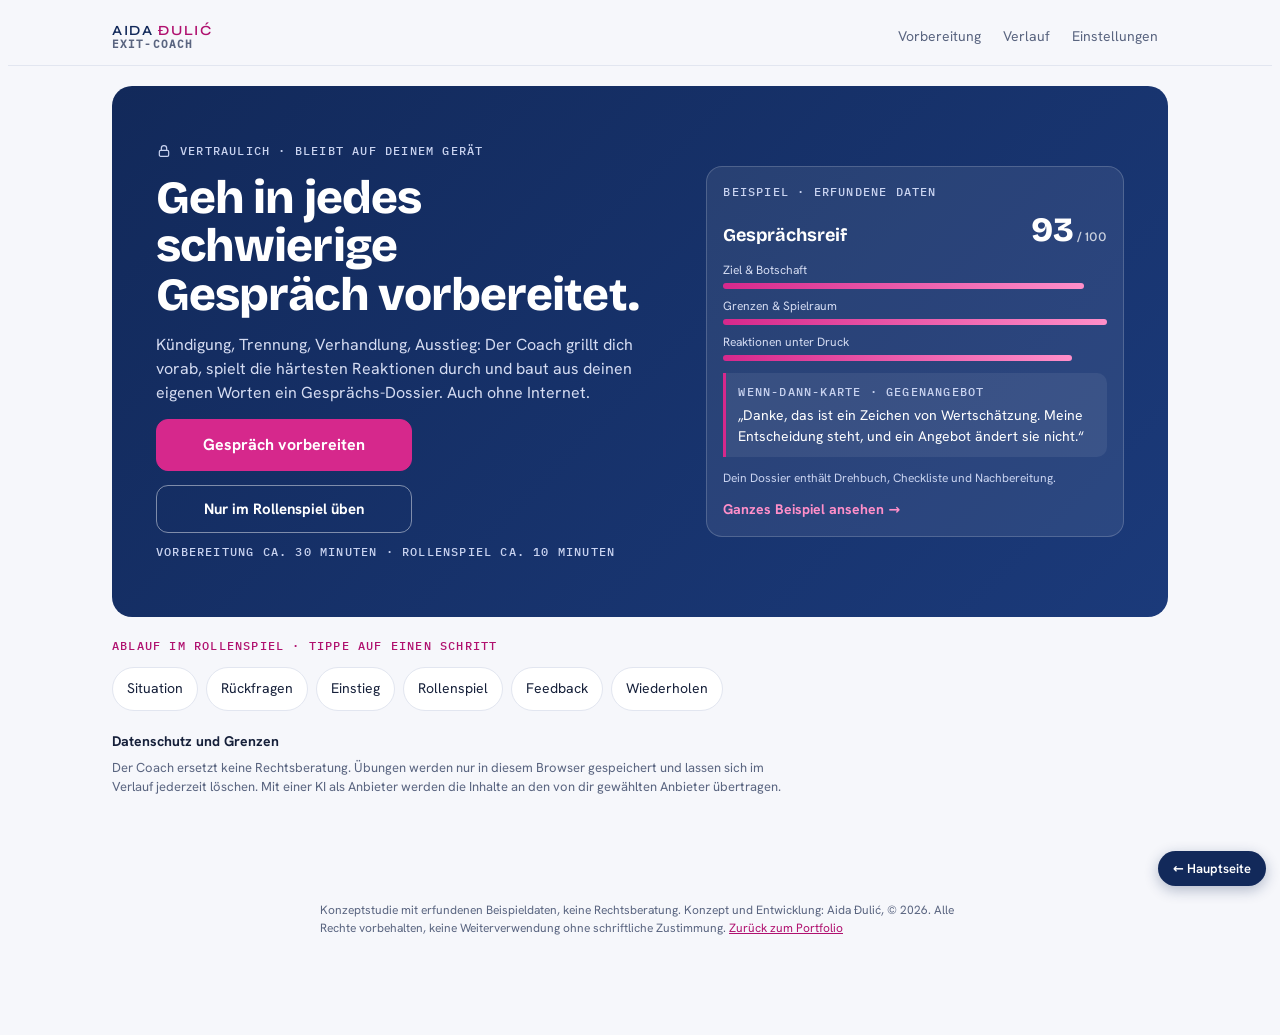
<file: exit-coach/index.html>
<!doctype html>
<html lang="de"><head><meta charset="utf-8">
<meta name="viewport" content="width=device-width,initial-scale=1,viewport-fit=cover">
<title>Exit-Coach – Konzeptstudie von Aida Đulić</title>
<meta property="og:type" content="website"><meta property="og:locale" content="de_AT"><meta property="og:title" content="Exit-Coach – Konzeptstudie von Aida Đulić"><meta property="og:description" content="Konzeptstudie: Ein Übungsraum für schwierige Trennungs- und Kündigungsgespräche. Von Aida Đulić."><meta property="og:url" content="https://aidadulic-ship-it.github.io/aida-dulic/exit-coach/"><meta property="og:image" content="https://aidadulic-ship-it.github.io/aida-dulic/assets/og.jpg"><meta name="twitter:card" content="summary_large_image">
<meta name="description" content="Konzeptstudie: Ein Übungsraum für schwierige Trennungs- und Kündigungsgespräche. Von Aida Đulić.">
<meta name="author" content="Aida Đulić">
<meta name="copyright" content="© 2026 Aida Đulić. Alle Rechte vorbehalten.">
<link rel="stylesheet" href="../assets/fonts.css">
<style>
/* Layout: eine schmale, mobile Spalte; Coach-Bereiche petrol, Rollenspiel amber – klar getrennt. */
:root {
  --bg: #f6f7fb; --surface: #ffffff; --surface-2: #eef1f9; --ink: #16203a; --muted: #5a6580; --line: #e2e6f0;
  --accent: #d6288c; --accent-ink: #ffffff; --accent-text: #b0116f; --accent-soft: #fde7f3;
  --coach: #12295a; --coach-ink: #ffffff;
  --role: #b0116f; --role-soft: #f8f9fd; --role-head: #eef1f9; --role-line: #d5dcf2; --work: #c47a12;
  --danger: #b42318; --danger-soft: #fdecea; --warn-soft: #fff6db;
  --font: "Hanken Grotesk", ui-sans-serif, system-ui, -apple-system, "Segoe UI", Roboto, sans-serif;
  --display: "Bricolage Grotesque", var(--font); --brand: "Syne", var(--display); --mono: "IBM Plex Mono", ui-monospace, monospace;
}
@media (prefers-color-scheme: dark) { :root:not([data-theme="light"]) {
  --bg: #0d1426; --surface: #141d36; --surface-2: #1b2744; --ink: #e8ecf8; --muted: #9aa6c4; --line: #2a3658;
  --accent: #e0479f; --accent-ink: #ffffff; --accent-text: #ff8fc9; --accent-soft: #3a1a30;
  --coach: #1b3a7a; --coach-ink: #ffffff;
  --role: #ff8fc9; --role-soft: #101a31; --role-head: #1b2744; --role-line: #2f3d66; --work: #e7a95a;
  --danger: #f97066; --danger-soft: #3a1d1a; --warn-soft: #36301a; color-scheme: dark; } }
:root[data-theme="dark"] {
  --bg: #0d1426; --surface: #141d36; --surface-2: #1b2744; --ink: #e8ecf8; --muted: #9aa6c4; --line: #2a3658;
  --accent: #e0479f; --accent-ink: #ffffff; --accent-text: #ff8fc9; --accent-soft: #3a1a30;
  --coach: #1b3a7a; --coach-ink: #ffffff;
  --role: #ff8fc9; --role-soft: #101a31; --role-head: #1b2744; --role-line: #2f3d66; --work: #e7a95a;
  --danger: #f97066; --danger-soft: #3a1d1a; --warn-soft: #36301a; color-scheme: dark; }

* { box-sizing: border-box; }
body { background: var(--bg); color: var(--ink); font-family: var(--font); font-size: 15px; line-height: 1.5; -webkit-text-size-adjust: 100%; }
button, input, textarea, select { font: inherit; color: inherit; }
a { color: var(--accent-text); }
.top { position: sticky; top: env(safe-area-inset-top, 0px); z-index: 10; background: color-mix(in srgb, var(--bg) 92%, transparent); backdrop-filter: blur(8px); border-bottom: 1px solid var(--line); }
.top nav { max-width: 42rem; margin: 0 auto; padding: 10px 16px; display: flex; align-items: center; justify-content: space-between; gap: 8px; }
.brand { display: flex; align-items: center; gap: 8px; font-weight: 700; background: none; border: 0; padding: 0; cursor: pointer; }
.wm { display: flex; flex-direction: column; line-height: 1.1; text-align: left; }
.wm b { font-family: var(--brand); font-weight: 600; font-size: 14px; letter-spacing: .12em; text-transform: uppercase; color: var(--coach); }
.wm b i { font-style: normal; color: var(--accent-text); }
.wm small { font-family: var(--mono); font-size: 11px; letter-spacing: .1em; text-transform: uppercase; color: var(--muted); }
@media (prefers-color-scheme: dark) { :root:not([data-theme="light"]) .wm b { color: var(--ink); } }
.navlinks { display: flex; gap: 2px; }
.navlinks button { background: none; border: 0; padding: 8px 10px; border-radius: 8px; color: var(--muted); cursor: pointer; font-size: 14px; }
.navlinks button:hover, .navlinks button[aria-current="page"] { background: var(--surface-2); color: var(--ink); }
main { max-width: 42rem; margin: 0 auto; padding: 20px 16px 96px; display: flex; flex-direction: column; gap: 20px; }

h1 { font-family: var(--display); font-weight: 800; color: var(--coach); font-size: 26px; line-height: 1.2; letter-spacing: -0.01em; margin: 0; text-wrap: balance; }
h2 { font-size: 17px; margin: 0; }
@media (prefers-color-scheme: dark) { :root:not([data-theme="light"]) h1 { color: var(--ink); } }
p { margin: 0; }
.eyebrow { font-family: var(--mono); font-size: 11px; font-weight: 500; letter-spacing: .1em; text-transform: uppercase; color: var(--accent-text); }
.muted { color: var(--muted); }
.small { font-size: 13px; }
.stack { display: flex; flex-direction: column; gap: 12px; }
.stack-lg { display: flex; flex-direction: column; gap: 18px; }
.row { display: flex; gap: 8px; flex-wrap: wrap; }
.row > * { flex: 1 1 0; min-width: 0; }

.btn { display: inline-flex; align-items: center; justify-content: center; gap: 8px; min-height: 48px; padding: 10px 16px; border-radius: 12px; font-weight: 650; cursor: pointer; border: 1.5px solid var(--coach); color: var(--coach); background: var(--surface); text-align: center; }
.btn:hover:not(:disabled) { background: var(--surface-2); }
.btn:disabled { opacity: .5; cursor: not-allowed; }
.btn-primary { background: var(--accent); color: var(--accent-ink); border-color: var(--accent); min-height: 52px; }
@media (prefers-color-scheme: dark) { :root:not([data-theme="light"]) .btn { color: var(--ink); border-color: var(--line); } :root:not([data-theme="light"]) .btn-primary { color: var(--accent-ink); border-color: var(--accent); } }
.btn-primary:hover:not(:disabled) { background: var(--accent); filter: brightness(1.08); }
.btn-ghost { background: none; border-color: transparent; color: var(--muted); }
.btn-quiet { background: none; border-color: transparent; text-decoration: underline; text-underline-offset: 4px; min-height: 44px; font-weight: 600; font-size: 14px; }
.btn-danger { color: var(--danger); border-color: color-mix(in srgb, var(--danger) 40%, transparent); }
.btn-danger:hover:not(:disabled) { background: var(--danger-soft); }
.btn-block { width: 100%; }
:focus-visible { outline: 3px solid var(--accent); outline-offset: 2px; }

label.lbl, .lbl { display: block; font-weight: 650; font-size: 14px; margin-bottom: 6px; }
.field { width: 100%; border: 1px solid var(--line); background: var(--surface); border-radius: 12px; padding: 11px 13px; font-size: 16px; outline: none; resize: vertical; }
.field:focus { border-color: var(--accent); box-shadow: 0 0 0 4px color-mix(in srgb, var(--accent) 15%, transparent); }
.field::placeholder { color: color-mix(in srgb, var(--muted) 75%, transparent); }
.hint { font-size: 13px; color: var(--muted); margin-top: 4px; }
.choice { display: grid; gap: 8px; }
.choice-3 { grid-template-columns: repeat(3, 1fr); }
.pill { border: 1px solid var(--line); background: var(--surface); border-radius: 12px; padding: 11px 12px; font-weight: 650; font-size: 14px; cursor: pointer; text-align: left; }
.pill[aria-pressed="true"] { border-color: var(--coach); background: var(--coach); color: var(--coach-ink); }
.pill.diff { text-align: center; text-transform: capitalize; }
.pill.diff[aria-pressed="true"] { border-color: var(--coach); background: var(--coach); color: var(--coach-ink); }

.hero { background: linear-gradient(135deg, #12295a, #1b3a7a); color: #fff; border-radius: 20px; padding: 36px 20px; display: flex; flex-direction: column; gap: 14px; }
.hero h1 { color: #fff; font-size: 34px; line-height: 1.05; letter-spacing: -.02em; }
.hero .eyebrow { color: #c9d3f0; }
.lockline { display: flex; align-items: center; gap: 8px; }
.hero .lead { color: #d5dcf2; font-size: 16px; max-width: 28rem; }
.hero .dur { text-align: center; margin-top: -4px; }
.flow { list-style: none; margin: 0; padding: 0; display: flex; flex-wrap: wrap; gap: 4px 8px; font-size: 13px; color: var(--muted); }
.flow li:not(:last-child)::after { content: "/"; margin-left: 8px; color: var(--line); }
.flow .first { color: var(--ink); font-weight: 650; }
.mic-wrap { position: relative; }
.mic-wrap .field { padding-right: 58px; resize: none; }
.mic { position: absolute; right: 8px; bottom: 8px; width: 44px; height: 44px; border-radius: 50%; border: 1px solid var(--line); background: var(--surface); color: var(--coach); display: grid; place-items: center; cursor: pointer; padding: 0; }
.mic:disabled { opacity: .4; cursor: not-allowed; }
.mic[aria-pressed="true"] { background: var(--accent); border-color: var(--accent); color: var(--accent-ink); box-shadow: 0 0 0 6px color-mix(in srgb, var(--accent) 25%, transparent); }
@media (prefers-color-scheme: dark) { :root:not([data-theme="light"]) .mic { color: var(--ink); } :root:not([data-theme="light"]) .mic[aria-pressed="true"] { color: var(--accent-ink); } }
.voice-msg { color: var(--danger); font-size: 12px; margin-top: 4px; }
.ttsrow { display: flex; align-items: center; gap: 8px; min-height: 44px; padding: 0 16px; font-size: 13px; }
.ttsrow input { width: 16px; height: 16px; accent-color: var(--accent); }
.steps { list-style: none; margin: 0; padding: 0; display: grid; gap: 8px; }
@media (min-width: 560px) { .steps { grid-template-columns: 1fr 1fr; } }
.steps li { display: flex; gap: 12px; padding: 12px; border: 1px solid var(--line); border-radius: 12px; background: var(--surface); }
.num { flex: none; display: grid; place-items: center; width: 28px; height: 28px; border-radius: 50%; background: var(--accent-soft); color: var(--accent-text); font-weight: 700; font-size: 13px; font-variant-numeric: tabular-nums; }

.panel { border-radius: 20px; overflow: hidden; background: var(--surface); }
.panel-coach { border: 1px solid var(--line); }
.panel-coach > .ph { background: var(--coach); color: var(--coach-ink); }
.panel-fb { border: 1px solid var(--line); }
.panel-fb > .ph { background: var(--coach); color: var(--coach-ink); }
.ph { display: flex; flex-wrap: wrap; align-items: center; gap: 4px 10px; padding: 12px 18px; }
.ph .tag { font-family: var(--mono); font-size: 11px; font-weight: 500; letter-spacing: .1em; text-transform: uppercase; color: #ffb3dc; }
.ph .t { font-size: 17px; font-weight: 650; }
.pb { padding: 16px; }

.panel-role { border: 1.5px solid var(--role-line); background: var(--role-soft); }
.panel-role > .ph { background: var(--role-head); color: var(--coach); border-bottom: 1px solid var(--role-line); }
.panel-role > .ph .tag { color: var(--coach); }
.panel-role { border-top: 3px solid var(--accent); }
@media (prefers-color-scheme: dark) { :root:not([data-theme="light"]) .panel-role > .ph .tag { color: var(--ink); } }
.panel-role .ph .r { margin-left: auto; font-size: 12px; font-weight: 600; background: var(--surface); color: var(--coach); text-transform: capitalize; padding: 2px 10px; border-radius: 99px; }
@media (prefers-color-scheme: dark) { :root:not([data-theme="light"]) .panel-role > .ph { color: var(--ink); } }
.chat { padding: 14px 16px; display: flex; flex-direction: column; gap: 10px; }
.bubble { max-width: 86%; padding: 9px 13px; border-radius: 16px; font-size: 15px; white-space: pre-wrap; overflow-wrap: anywhere; }
.bubble .who { display: block; font-family: var(--mono); font-size: 11px; font-weight: 500; letter-spacing: .1em; text-transform: uppercase; margin-bottom: 2px; }
.me { align-self: flex-end; background: var(--coach); color: var(--coach-ink); border-bottom-right-radius: 5px; }
.me .who { color: #aab6dd; }
.them { align-self: flex-start; background: var(--surface); border: 1px solid var(--role-line); border-bottom-left-radius: 5px; }
.them .who { color: var(--muted); }
.composer { border-top: 1px solid var(--role-line); background: var(--surface); padding: 12px; display: flex; flex-direction: column; gap: 8px; }

.progress { display: flex; gap: 4px; list-style: none; margin: 0; padding: 0; }
.progress li { flex: 1; }
.progress .bar { height: 6px; border-radius: 6px; background: var(--line); }
.progress .done .bar { background: var(--coach); }
.progress .cur .bar { background: var(--accent); }
.progress .pl { display: none; font-size: 11px; color: var(--muted); margin-top: 4px; }
.progress .cur .pl { color: var(--ink); font-weight: 650; }
@media (min-width: 560px) { .progress .pl { display: block; } }

.fbsec { padding: 12px 0; border-top: 1px solid var(--line); display: flex; flex-direction: column; gap: 6px; }
.fbsec:first-child { border-top: 0; padding-top: 0; }
.fbh { display: flex; align-items: center; gap: 8px; }
.fbh h3 { margin: 0; font-size: 17px; font-weight: 650; color: var(--coach); }
@media (prefers-color-scheme: dark) { :root:not([data-theme="light"]) .fbh h3 { color: var(--ink); } }
.dot { width: 8px; height: 8px; border-radius: 50%; flex: none; }
.chip { margin-left: auto; font-size: 11px; font-weight: 650; padding: 2px 7px; border-radius: 6px; background: var(--surface-2); color: var(--muted); }
blockquote { margin: 0; padding-left: 12px; border-left: 2px solid var(--line); font-style: italic; }
.unv { font-style: normal; font-size: 12px; color: var(--danger); }
.alt { background: var(--accent-soft); border-radius: 12px; padding: 12px 14px; font-weight: 500; font-size: 17px; line-height: 1.4; }
.sub { display: block; font-weight: 400; font-size: 13px; color: var(--muted); }
.btn-opt { flex-direction: column; align-items: flex-start; gap: 0; text-align: left; justify-content: center; min-height: 56px; }

.note { border-radius: 12px; padding: 11px 13px; font-size: 13px; }
.note-legal { background: var(--warn-soft); border: 1px solid var(--line); }
.note-err { background: var(--danger-soft); color: var(--danger); display: flex; flex-wrap: wrap; gap: 8px; align-items: center; }
.note-err span { flex: 1 1 12rem; }
.linkbtn { background: none; border: 0; padding: 0; color: var(--accent-text); font-weight: 650; cursor: pointer; text-decoration: underline; }
.note-err .linkbtn { color: var(--danger); }
.banner { display: flex; flex-wrap: wrap; gap: 8px; align-items: center; border: 1px solid var(--line); background: var(--surface); border-radius: 12px; padding: 11px 13px; font-size: 14px; }
.banner span { flex: 1 1 14rem; }
.spin { display: flex; gap: 10px; align-items: center; color: var(--muted); font-size: 14px; }
.spin::before { content: ""; width: 16px; height: 16px; border-radius: 50%; border: 2px solid var(--line); border-top-color: var(--accent); animation: rot .8s linear infinite; }
@keyframes rot { to { transform: rotate(360deg); } }
@media (prefers-reduced-motion: reduce) { .spin::before { animation: none; } }

.list { list-style: none; margin: 0; padding: 0; display: flex; flex-direction: column; gap: 8px; }
.item { border: 1px solid var(--line); background: var(--surface); border-radius: 12px; }
.item-main { display: flex; gap: 10px; align-items: flex-start; padding: 12px; }
.item-open { flex: 1; min-width: 0; text-align: left; background: none; border: 0; padding: 0; cursor: pointer; }
.item-open b { display: block; overflow: hidden; text-overflow: ellipsis; white-space: nowrap; }
.item-del { background: none; border: 0; color: var(--muted); padding: 6px 8px; border-radius: 8px; cursor: pointer; font-size: 13px; }
.item-del:hover { background: var(--danger-soft); color: var(--danger); }
.confirm { border-top: 1px solid var(--line); background: color-mix(in srgb, var(--danger-soft) 60%, var(--surface)); padding: 10px 12px; display: flex; flex-wrap: wrap; gap: 8px; align-items: center; font-size: 14px; }
.confirm span { flex: 1 1 10rem; }
.confirm .btn { min-height: 36px; padding: 6px 12px; }
details.box { border: 1px solid var(--line); background: var(--surface); border-radius: 12px; padding: 11px 13px; font-size: 14px; }
details.box summary { cursor: pointer; font-weight: 650; }
details.more { border: 1px dashed var(--line); border-radius: 12px; }
details.more summary { cursor: pointer; padding: 12px 13px; font-weight: 650; font-size: 14px; }
details.more > div { border-top: 1px solid var(--line); padding: 13px; display: flex; flex-direction: column; gap: 14px; }
.transcript { margin: 8px 0 0; padding-left: 0; list-style: none; display: flex; flex-direction: column; gap: 6px; }
.provider { display: flex; gap: 12px; align-items: flex-start; padding: 12px; border: 1px solid var(--line); border-radius: 12px; background: var(--surface); cursor: pointer; }
.provider.sel { border-color: var(--accent); background: color-mix(in srgb, var(--accent-soft) 45%, var(--surface)); }
.provider input { margin-top: 4px; accent-color: var(--accent); width: 16px; height: 16px; }
.badges { display: flex; flex-wrap: wrap; gap: 4px; margin-top: 6px; }
.badge { font-size: 11px; font-weight: 650; padding: 2px 6px; border-radius: 6px; background: var(--accent-soft); color: var(--accent-text); }
.badge.off { background: var(--surface-2); color: var(--muted); text-decoration: line-through; }
.divider { display: flex; align-items: center; gap: 12px; font-size: 12px; font-weight: 700; letter-spacing: .12em; text-transform: uppercase; color: var(--muted); }
.divider::before, .divider::after { content: ""; flex: 1; height: 1px; background: var(--line); }

.modal { position: fixed; inset: 0; z-index: 50; background: rgba(0,0,0,.45); display: grid; place-items: center; padding: 16px; }
.modal-card { width: 100%; max-width: 28rem; background: var(--surface); border: 1px solid var(--line); border-radius: 16px; padding: 20px; display: flex; flex-direction: column; gap: 14px; }
.modal-card ul { margin: 0; padding-left: 20px; }

/* Executive-Vorbereitung */
.pscen { display: block; padding: 14px 14px; width: 100%; } .pscen b { white-space: normal; } .pscen .small { display: block; margin-top: 2px; }
.pprog { height: 6px; border-radius: 999px; background: var(--surface-2); overflow: hidden; } .pprog i { display: block; height: 100%; background: var(--accent); }
.pnav { display: flex; gap: 10px; } .pnav .btn { flex: 1; } .pnav .btn-primary { flex: 2; }
.pq { font-size: 17px; font-weight: 600; line-height: 1.4; }
.pline { font-size: 17px; font-style: italic; }
.alt { background: var(--surface-2); border-radius: 10px; padding: 10px 12px; }
.grill { border: 1.5px solid var(--accent); border-left-width: 5px; border-radius: 12px; background: var(--accent-soft); padding: 12px 14px; display: flex; flex-direction: column; gap: 4px; } .grill p { margin: 0; }
.chk { display: flex; gap: 10px; align-items: flex-start; font-size: 14px; } .chk input { margin-top: 3px; width: 18px; height: 18px; accent-color: var(--accent); }
.pscore { display: flex; gap: 16px; align-items: center; padding: 14px; border-radius: 16px; background: var(--surface); border: 1px solid var(--line); }
.pscore .num { font-family: var(--display); font-size: 44px; font-weight: 800; line-height: 1; color: var(--coach); }
.pscore.ok .num { color: #137a45; } .pscore.mid .num { color: var(--work); } .pscore.low .num { color: var(--danger); }
.pbars { display: flex; flex-direction: column; gap: 8px; } .pbar { display: grid; grid-template-columns: 9.5rem 1fr 2rem; gap: 10px; align-items: center; font-size: 13px; }
.pbar .track { height: 8px; border-radius: 999px; background: var(--surface-2); overflow: hidden; } .pbar .track i { display: block; height: 100%; background: var(--coach); } .pbar b { text-align: right; }
.psec { display: flex; flex-direction: column; gap: 10px; border-top: 1px solid var(--line); padding-top: 18px; } .psec p { margin: 0; }
.pul { margin: 0; padding-left: 20px; display: flex; flex-direction: column; gap: 4px; }
.pquote { margin: 0; padding: 10px 14px; border-left: 3px solid var(--accent); background: var(--surface); border-radius: 0 12px 12px 0; } .pquote p { margin-top: 2px; white-space: pre-wrap; }
.psteps { margin: 0; padding-left: 22px; display: flex; flex-direction: column; gap: 10px; } .psteps p { margin-top: 2px; }
.pcard { border: 1px solid var(--line); background: var(--surface); border-radius: 14px; padding: 12px 14px; display: flex; flex-direction: column; gap: 8px; } .pcard .eyebrow { font-size: 10px; }
.pcheck { list-style: none; margin: 0; padding: 0; display: flex; flex-direction: column; gap: 8px; } .pcheck label { display: flex; gap: 10px; align-items: flex-start; } .pcheck input { margin-top: 3px; width: 18px; height: 18px; accent-color: var(--accent); }
.grill-ai { border-color: var(--coach); background: var(--surface-2); } .grill-ai .eyebrow { color: var(--coach); }
.prate { display: flex; gap: 8px; margin-top: 6px; } .prate .btn { flex: 1; min-height: 44px; }
.pact { display: flex; flex-wrap: wrap; gap: 8px; } .pact .btn { flex: 1 1 9rem; }
@media print { .top, .noprint, .mic, #modal-root { display: none !important; } body { background: #fff; } .psec, .pcard { break-inside: avoid; } main { max-width: none; } }

/* Auftritt */
.btn-onhero { background: transparent; color: #fff; border-color: rgba(255,255,255,.45); }
.hero-split { gap: 22px; }
.hero-main { display: flex; flex-direction: column; gap: 14px; }
.preview { background: rgba(255,255,255,.08); border: 1px solid rgba(255,255,255,.18); border-radius: 16px; padding: 16px; display: flex; flex-direction: column; gap: 12px; color: #fff; }
.preview .eyebrow { color: #c9d3f0; }
.pv-score { display: flex; justify-content: space-between; align-items: baseline; gap: 10px; }
.pv-score b { font-family: var(--display); font-size: 18px; }
.pv-num { font-family: var(--display); font-weight: 800; font-size: 34px; line-height: 1; } .pv-num small { font-size: 13px; font-weight: 500; opacity: .75; }
.pv-bars { display: flex; flex-direction: column; gap: 8px; font-size: 12px; color: #d5dcf2; }
.pv-bars div { display: flex; flex-direction: column; gap: 4px; } .pv-bars i { display: block; height: 6px; border-radius: 999px; background: linear-gradient(90deg, #d6288c, #ff8fc9); }
.pv-card { margin: 0; padding: 10px 12px; border-left: 3px solid #d6288c; background: rgba(255,255,255,.07); border-radius: 0 10px 10px 0; font-size: 14px; } .pv-card .eyebrow { display: block; margin-bottom: 4px; }
.pv-foot { margin: 0; font-size: 12px; color: #c9d3f0; }
.fine { gap: 6px; } .fine h2 { font-size: 14px; }
.list-grid { display: grid; grid-template-columns: 1fr; gap: 8px; }
.pdur { display: block; margin-top: 6px; font-size: 10px; color: var(--muted); }
.pscore:is(.ok,.mid,.low) { flex-direction: column; align-items: flex-start; gap: 4px; }
.pscore .stufe { font-family: var(--display); font-weight: 800; font-size: 26px; line-height: 1.1; color: var(--coach); }
.pscore.ok .stufe { color: #137a45; } .pscore.mid .stufe { color: var(--work); } .pscore.low .stufe { color: var(--danger); }
.znum { font-family: var(--mono); font-weight: 500; }
.eyebrow { font-size: 12px; }
@media (min-width: 960px) {
  body[data-wide] .top nav, body[data-wide] main { max-width: 68rem; }
  .hero-split { display: grid; grid-template-columns: 1.1fr .9fr; gap: 40px; padding: 56px 44px; align-items: center; }
  .hero-split .hero-main h1 { font-size: 46px; }
  .hero-split .hero-main .lead { max-width: 32rem; }
  .hero-split .hero-main .btn-block { width: auto; align-self: flex-start; min-width: 16rem; }
  .hero .dur { text-align: left; }
  .list-grid { grid-template-columns: 1fr 1fr; }
  body[data-wide] .flow, body[data-wide] .fine { max-width: 42rem; }
}

.printhead, .printfoot { display: none; }
.method { border: 1px solid var(--line); background: var(--surface); border-radius: 12px; padding: 12px 14px; font-size: 14px; } .method summary { cursor: pointer; font-weight: 600; } .method p { margin: 10px 0 0; }
@media print {
  @page { size: A4; margin: 18mm 16mm 20mm; }
  html, body { background: #fff !important; color: #111; font-size: 11pt; }
  .printhead { display: flex; justify-content: space-between; border-bottom: 2px solid #12295a; padding-bottom: 6px; margin-bottom: 14px; font-size: 9pt; color: #12295a; font-family: var(--mono); letter-spacing: .08em; }
  .printfoot { display: block; position: fixed; bottom: 0; left: 0; right: 0; font-size: 8pt; color: #555; border-top: 1px solid #bbb; padding-top: 4px; }
  main { padding: 0 0 10mm; max-width: none; gap: 14px; } .pdoss { gap: 14px; }
  .pdoss h1 { font-size: 24pt; color: #12295a; } .psec h2 { font-size: 13pt; color: #12295a; } .psec { break-inside: auto; padding-top: 12px; }
  .pquote, .pcard, .pscore, .note { break-inside: avoid; } .pscore { border: 1px solid #ccc; }
  .pquote { background: #f5f6fa; } .pcard { border: 1px solid #ccc; background: #fff; }
  .pbar .track i { background: #12295a; -webkit-print-color-adjust: exact; print-color-adjust: exact; }
  .method, details { display: none; }
}

.preview { cursor: pointer; transition: transform .15s, background .15s; } .preview:hover, .preview:focus-visible { background: rgba(255,255,255,.14); transform: translateY(-2px); outline: 2px solid #ff8fc9; outline-offset: 2px; }
.pv-cta { align-self: flex-start; font-weight: 700; font-size: 14px; color: #ff8fc9; }
.flow-btns li:not(:last-child)::after { content: none; }
.flow-btns { gap: 8px; }
.flowbtn { border: 1px solid var(--line); background: var(--surface); border-radius: 999px; padding: 8px 14px; min-height: 44px; font-size: 14px; color: var(--ink); cursor: pointer; }
.flowbtn:hover { background: var(--surface-2); } .flowbtn.on { background: var(--coach); color: #fff; border-color: var(--coach); }
.flowcard { border: 1px solid var(--line); border-left: 4px solid var(--accent); background: var(--surface); border-radius: 12px; padding: 14px 16px; display: flex; flex-direction: column; gap: 8px; } .flowcard p { margin: 0; }
.flowex { background: var(--surface-2); border-radius: 10px; padding: 10px 12px; font-style: italic; } .flowex .eyebrow { font-style: normal; }
.sr { position: absolute; width: 1px; height: 1px; overflow: hidden; clip: rect(0 0 0 0); white-space: nowrap; }
</style>


<header class="top">
  <nav>
    <button class="brand" data-go="home"><span class="wm"><b>Aida <i>Đulić</i></b><small>Exit-Coach</small></span></button>
    <div class="navlinks">
      <button data-go="prep" id="nav-prep">Vorbereitung</button>
      <button data-go="history" id="nav-history">Verlauf</button>
      <button data-go="settings" id="nav-settings">Einstellungen</button>
    </div>
  </nav>
</header>
<main id="app" aria-live="polite"></main>
<div id="modal-root"></div>

<script>
(() => {
"use strict";

// ---------------- Domäne ----------------
const SCENARIOS = {
  "eigene-kuendigung": "Eigene Kündigung ansprechen",
  "trennung-mitarbeitende": "Trennung von Mitarbeitenden",
  "ausstieg-zusammenarbeit": "Ausstieg aus einer Zusammenarbeit",
};
const DIFFICULTIES = {
  leicht: "Leicht – kooperativ, stellt Fragen",
  mittel: "Mittel – enttäuscht, bringt Einwände",
  schwer: "Schwer – emotional, drängt, verhandelt",
};
const PRIME = {
  purpose: "Purpose – Ziel",
  research: "Research – Fakten & Rahmen",
  interview: "Interview – Gegenüber & Beziehung",
  mechanics: "Mechanics – Ablauf & Setting",
  examples: "Examples – Erfahrungen & eigene Sprache",
};
const SKILLS = { klarheit: "Klarheit", zuhoeren: "Zuhören", empathie: "Empathie", grenzsetzung: "Grenzsetzung", einwaende: "Umgang mit Einwänden" };
const PHASE_LABEL = { interview: "Rückfragen", opening: "Einstieg", roleplay: "Rollenspiel", feedback: "Feedback", repeat: "Wiederholung", "repeat-feedback": "Feedback", "next-step": "Nächster Schritt", done: "Abgeschlossen" };
const STEP_ORDER = ["Rückfragen", "Einstieg", "Rollenspiel", "Feedback", "Wiederholen", "Nächster Schritt"];
const PHASE_STEP = { interview: 0, opening: 1, roleplay: 2, feedback: 3, repeat: 4, "repeat-feedback": 4, "next-step": 5, done: 6 };
const MAX_USER_TURNS = 12;
const TIERS = { quick: "Schnell", default: "Standard", complex: "Gründlich" };

const PLACEHOLDER = {
  "eigene-kuendigung": ["z. B. Ich habe ein Angebot angenommen und möchte meiner Chefin nächste Woche meine Kündigung mitteilen.", "z. B. Seit 4 Jahren im Team, gutes Verhältnis, sie hat mich gefördert.", "z. B. Kündigung klar mitteilen, Übergabe fair planen.", "z. B. Gegenangebot, Schuldgefühle, Frage nach dem neuen Arbeitgeber."],
  "trennung-mitarbeitende": ["z. B. Ich muss einem Mitarbeiter mitteilen, dass sein Vertrag nicht verlängert wird.", "z. B. Direkte Führungskraft seit 2 Jahren, sachlich-freundlich.", "z. B. Entscheidung klar und respektvoll übermitteln, nächste Schritte erklären.", "z. B. Frage nach dem Warum, Vorwürfe, emotionale Reaktion."],
  "ausstieg-zusammenarbeit": ["z. B. Ich möchte die Zusammenarbeit mit einem langjährigen Kunden beenden.", "z. B. 3 Jahre Zusammenarbeit, zuletzt viele Konflikte über Umfang und Termine.", "z. B. Ausstieg klar kommunizieren, laufende Projekte sauber abschließen.", "z. B. Versuch, mich umzustimmen, Druck wegen offener Aufträge."],
};
const EXAMPLE = {
  scenario: "trennung-mitarbeitende", difficulty: "mittel",
  situation: "Ich muss Tom mitteilen, dass sein befristeter Vertrag Ende Dezember nicht verlängert wird. Die Entscheidung kam von der Bereichsleitung wegen Budgetkürzungen.",
  relationship: "Ich bin seit zwei Jahren seine Teamleiterin. Wir arbeiten gut zusammen, er ist engagiert.",
  counterpartLabel: "Tom",
  goal: "Die Entscheidung klar und respektvoll mitteilen und die Übergabe besprechen.",
  difficultMoments: "Er fragt nach dem Warum, ist enttäuscht und versucht, mich umzustimmen.",
  experience: "", writingSample: "",
};

// ---------------- Hilfen ----------------
const $ = (s, r = document) => r.querySelector(s);
const esc = (s) => String(s ?? "").replace(/[&<>"']/g, (c) => ({ "&": "&amp;", "<": "&lt;", ">": "&gt;", '"': "&quot;", "'": "&#39;" }[c]));
const uid = () => (crypto?.randomUUID ? crypto.randomUUID() : Math.random().toString(36).slice(2) + Date.now().toString(36));
const fmtDate = (iso) => { try { return new Date(iso).toLocaleDateString("de-AT"); } catch { return ""; } };

function normalize(t) {
  return String(t).toLowerCase().replace(/[„“”"'‚‘’»«]/g, "").replace(/[–—]/g, "-").replace(/\s+/g, " ").trim().replace(/^[\s.,;:!?-]+|[\s.,;:!?-]+$/g, "");
}
function quoteAppearsIn(quote, texts) {
  const parts = String(quote || "").split(/…|\.\.\.|\[\.\.\.\]/).map(normalize).filter(Boolean);
  if (!parts.length || parts.join("").length < 4) return false;
  return texts.some((t) => { const hay = normalize(t); let from = 0; for (const p of parts) { const i = hay.indexOf(p, from); if (i < 0) return false; from = i + p.length; } return true; });
}
const LEGAL_RX = [/kündigungsfrist/i, /kündigungsschutz/i, /abfindung/i, /abfertigung/i, /arbeitsrecht/i, /arbeitsvertrag/i, /aufhebungsvertrag/i, /auflösungsvereinbarung/i, /einvernehmliche auflösung/i, /betriebsrat/i, /arbeitsgericht/i, /\bklage|verklagen/i, /anwalt|anwältin/i, /abmahnung/i, /sozialauswahl/i, /freistellung/i, /resturlaub|urlaubsanspruch/i, /arbeitszeugnis|dienstzeugnis/i, /sperrzeit|sperrfrist/i, /fristlos|entlassung/i, /wettbewerbsverbot|konkurrenzklausel/i, /rechtlich|prüfen lassen/i];
const LEGAL_NOTICE = "Der Coach gibt keine verbindliche Rechtsberatung. Bei arbeitsrechtlichen Fragen – etwa Fristen, Abfindung/Abfertigung, Verträge oder Formvorschriften – hol dir verbindliche Auskunft, z. B. bei einer Fachanwältin/einem Fachanwalt für Arbeitsrecht, der Arbeiterkammer, Gewerkschaft, dem Betriebsrat oder deiner HR-/Rechtsabteilung.";
const mentionsLegal = (...t) => { const j = t.filter(Boolean).join("\n"); return LEGAL_RX.some((r) => r.test(j)); };

// ---------------- Ablage (nur dieser Browser) ----------------
const KEY_S = "exitcoach.sessions.v1", KEY_SET = "exitcoach.settings.v1";
let memSessions = [], memSettings = {};
function loadAll() {
  try { memSessions = JSON.parse(localStorage.getItem(KEY_S) || "[]"); } catch { memSessions = memSessions || []; }
  try { memSettings = JSON.parse(localStorage.getItem(KEY_SET) || "{}"); } catch { memSettings = memSettings || {}; }
}
function persist() {
  try { localStorage.setItem(KEY_S, JSON.stringify(memSessions)); } catch {}
  try { localStorage.setItem(KEY_SET, JSON.stringify(memSettings)); } catch {}
}
const getSession = (id) => memSessions.find((s) => s.id === id);
function update(id, fn, rerender = true) {
  const i = memSessions.findIndex((s) => s.id === id);
  if (i < 0) return;
  memSessions[i] = { ...fn(memSessions[i]), updatedAt: new Date().toISOString() };
  persist();
  if (rerender) render();
  return memSessions[i];
}

// ---------------- KI-Anbieter ----------------
// Ohne Server: Der Besucher trägt seinen eigenen API-Schlüssel ein; die Anfragen gehen direkt vom Browser an den Anbieter.
// Der Schlüssel wird nie in dieser Datei gespeichert, standardmäßig nur für die laufende Browsersitzung.
const VENDORS = {
  openai: { label: "OpenAI", model: "gpt-6-astra", needsBase: false },
  anthropic: { label: "Anthropic (Claude)", model: "claude-sonnet-5-5", needsBase: false },
  gemini: { label: "Google Gemini", model: "gemini-3.8-flash", needsBase: false },
  compat: { label: "OpenAI-kompatibel (z. B. Groq, Ollama)", model: "", needsBase: true },
};
const PROVIDERS = {
  live: { id: "live", label: "KI mit eigenem API-Schlüssel", external: true },
  mock: { id: "mock", label: "Mock (lokal, ohne KI)", external: false },
};
const KEY_API = "exitcoach.apikey.v1";
let apiKey = "";
function loadKey() { try { apiKey = sessionStorage.getItem(KEY_API) || localStorage.getItem(KEY_API) || ""; } catch { apiKey = ""; } }
function saveKey() {
  try { sessionStorage.removeItem(KEY_API); localStorage.removeItem(KEY_API); } catch {}
  try { (memSettings.rememberKey ? localStorage : sessionStorage).setItem(KEY_API, apiKey); } catch {}
}
const vendorModel = () => (memSettings.model || VENDORS[memSettings.vendor || "anthropic"].model || "").trim();
const liveUsable = () => !!(apiKey && memSettings.vendor && VENDORS[memSettings.vendor] && vendorModel() && (!VENDORS[memSettings.vendor].needsBase || memSettings.baseUrl));
function effectiveProvider() {
  if (memSettings.providerId === "mock") return "mock";
  return liveUsable() ? "live" : "mock";
}
const effectiveTier = () => liveUsable() ? `${memSettings.vendor}:${vendorModel()}` : "default";
const providerText = (p, tier) => p === "live" ? `${VENDORS[String(tier).split(":")[0]]?.label || "KI"} · ${String(tier).split(":").slice(1).join(":") || "Modell"}` : "Mock (lokal)";

function extractJson(text) {
  const t = String(text || "").trim().replace(/^```(?:json)?\s*/i, "").replace(/```\s*$/i, "");
  try { return JSON.parse(t); } catch {}
  const i = t.indexOf("{"), j = t.lastIndexOf("}");
  if (i >= 0 && j > i) { try { return JSON.parse(t.slice(i, j + 1)); } catch {} }
  throw { code: "invalid_json" };
}
async function* sseData(res) {
  const reader = res.body.getReader(), dec = new TextDecoder(); let buf = "";
  for (;;) {
    const { done, value } = await reader.read(); if (done) break;
    buf += dec.decode(value, { stream: true });
    let i; while ((i = buf.indexOf("\n")) >= 0) {
      const line = buf.slice(0, i).trim(); buf = buf.slice(i + 1);
      if (line.startsWith("data:")) { const d = line.slice(5).trim(); if (d && d !== "[DONE]") yield d; }
    }
  }
}
function vendorRequest(v, model, prompt) {
  const json = { "content-type": "application/json" };
  if (v === "openai") return { url: "https://api.openai.com/v1/responses", headers: { ...json, authorization: `Bearer ${apiKey}` }, body: { model, input: prompt, stream: true, store: false }, pick: (e) => e.type === "response.output_text.delta" ? e.delta : "" };
  if (v === "anthropic") return { url: "https://api.anthropic.com/v1/messages", headers: { ...json, "x-api-key": apiKey, "anthropic-version": "2023-06-01", "anthropic-dangerous-direct-browser-access": "true" }, body: { model, max_tokens: 3000, stream: true, messages: [{ role: "user", content: prompt }] }, pick: (e) => e.type === "content_block_delta" && e.delta?.type === "text_delta" ? e.delta.text : "" };
  if (v === "gemini") return { url: `https://generativelanguage.googleapis.com/v1beta/models/${encodeURIComponent(model)}:streamGenerateContent?alt=sse`, headers: { ...json, "x-goog-api-key": apiKey }, body: { contents: [{ role: "user", parts: [{ text: prompt }] }] }, pick: (e) => (e.candidates?.[0]?.content?.parts || []).map((p) => p.text || "").join("") };
  const base = String(memSettings.baseUrl || "").replace(/\/+$/, "");
  return { url: `${base}/chat/completions`, headers: { ...json, authorization: `Bearer ${apiKey}` }, body: { model, stream: true, messages: [{ role: "user", content: prompt }] }, pick: (e) => e.choices?.[0]?.delta?.content || "" };
}
async function llmStream(prompt, { json, onText, signal } = {}) {
  if (!liveUsable()) throw { code: "not_configured" };
  const v = memSettings.vendor;
  const req = vendorRequest(v, vendorModel(), json ? prompt + "\n\nAntworte ausschließlich mit einem gültigen JSON-Objekt, ohne Erklärung und ohne Codeblock." : prompt);
  let res;
  try { res = await fetch(req.url, { method: "POST", headers: req.headers, body: JSON.stringify(req.body), signal }); }
  catch (e) { if (e?.name === "AbortError") throw { code: "cancelled" }; throw { code: "network" }; }
  if (!res.ok) throw { code: "http", status: res.status };
  let text = "";
  try {
    for await (const d of sseData(res)) {
      let ev; try { ev = JSON.parse(d); } catch { continue; }
      const piece = req.pick(ev); if (piece) { text += piece; onText && onText({ text }); }
    }
  } catch (e) { if (e?.name === "AbortError" || signal?.aborted) throw { code: "cancelled" }; throw { code: "network" }; }
  if (!text.trim()) throw { code: "empty_completion" };
  return text;
}
const sampleFn = Object.assign(
  async (prompt, o) => ({ text: await llmStream(prompt, o) }),
  { json: async (prompt, o) => extractJson(await llmStream(prompt, { ...o, json: true })) },
);

function sampleErrorText(e) {
  switch (e?.code) {
    case "not_configured": return "Die KI ist noch nicht eingerichtet. Trage in den Einstellungen deinen API-Schlüssel ein oder nutze den Mock.";
    case "http":
      if (e.status === 401 || e.status === 403) return "Der Anbieter hat den API-Schlüssel abgelehnt. Prüfe Schlüssel und Modellname in den Einstellungen.";
      if (e.status === 404) return "Modell oder Adresse nicht gefunden. Prüfe den Modellnamen in den Einstellungen.";
      if (e.status === 429) return "Zu viele Anfragen oder das Limit deines Kontos ist erreicht. Bitte versuch es später noch einmal.";
      return `Der Anbieter hat die Anfrage abgelehnt (Fehler ${e.status}). Prüfe Schlüssel und Modell.`;
    case "network": return "Keine Verbindung zum Anbieter. Prüfe Internet, Schlüssel und Adresse. Manche Anbieter erlauben Browser-Zugriffe nicht.";
    case "invalid_json": return "Die Antwort hatte nicht das erwartete Format. Bitte erneut versuchen.";
    case "empty_completion": return "Der Anbieter hat nichts geantwortet. Bitte erneut versuchen.";
    case "cancelled": return "";
    default: return "Die Verbindung zur KI ist unterbrochen. Bitte erneut versuchen.";
  }
}

// ---------------- Prompts (wie im Next.js-Projekt) ----------------
const PRINCIPLES = `Grundsätze (immer einhalten):
- Sprich Deutsch, duze den Nutzer, sei klar, warm und knapp.
- Erfinde keine persönlichen Erfahrungen, Fakten, Namen oder Hintergründe. Wenn dir etwas fehlt, frag danach.
- Beziehe dich nur auf das, was der Nutzer angegeben oder im Rollenspiel tatsächlich gesagt hat.
- Bewerte beobachtbare Aussagen und deren mögliche Wirkung. Stelle Gefühle, Gedanken oder Absichten des Gegenübers nie als Tatsachen dar. Schreibe also z. B. „Nach deinem Satz X fragte das Gegenüber nach Y“ statt „Das Gegenüber war verletzt“.
- Trainierte Fähigkeiten: Klarheit, Zuhören, Empathie, Grenzsetzung, Umgang mit Einwänden.
- Keine verbindliche Rechtsberatung. Bei arbeitsrechtlichen Fragen (Fristen, Abfindung/Abfertigung, Verträge, Formvorschriften) weise kurz darauf hin, dass eine Fachperson (Arbeitsrecht, Arbeiterkammer/Gewerkschaft, Betriebsrat, HR) verbindlich Auskunft gibt.`;

function describeContext(s, withAnswers = true) {
  const u = s.setup;
  const l = [
    `Gesprächsart: ${SCENARIOS[u.scenario]}`, `Situation: ${u.situation}`, `Beziehung zum Gegenüber: ${u.relationship}`,
    u.counterpartLabel ? `Gegenüber (Bezeichnung): ${u.counterpartLabel}` : "",
    `Gesprächsziel des Nutzers: ${u.goal}`, `Erwartete schwierige Momente: ${u.difficultMoments}`,
    u.experience ? `Eigene Erfahrungen des Nutzers: ${u.experience}` : "Eigene Erfahrungen: (nicht angegeben)",
    u.writingSample ? `Schreibprobe des Nutzers (für Stil/Stimme):\n"""${u.writingSample}"""` : "Schreibprobe: (nicht angegeben)",
  ].filter(Boolean);
  if (withAnswers && s.interview?.questions?.length) {
    l.push("Antworten auf die Rückfragen des Coaches:");
    for (const q of s.interview.questions) { const a = (s.answers[q.id] || "").trim(); l.push(`- [${PRIME[q.prime]}] ${q.question}\n  Antwort: ${a || "(übersprungen)"}`); }
  }
  return l.join("\n");
}
const transcript = (turns) => turns.map((t, i) => `[${i + 1}] ${t.role === "user" ? "NUTZER" : "GEGENÜBER"}: ${t.content}`).join("\n");

const DIFF_BEHAVIOUR = {
  leicht: "Reagiere überwiegend kooperativ und sachlich. Stelle Verständnisfragen, zeige Interesse an den nächsten Schritten. Ein milder Einwand ist möglich.",
  mittel: "Reagiere spürbar enttäuscht oder überrascht. Bringe 1–2 nachvollziehbare Einwände (z. B. nach Gründen fragen, Zeitpunkt infrage stellen) und prüfe, ob die Entscheidung feststeht.",
  schwer: "Reagiere emotional und fordernd: unterbrich, mache Vorwürfe, verhandle hartnäckig, versuche die Entscheidung umzustimmen oder das Gespräch auf Nebenschauplätze zu lenken. Bleib dabei realistisch und respektvoll genug, dass ein Gespräch möglich bleibt – keine Beleidigungen.",
};

function interviewPromptText(s) {
  return `Du bist ein erfahrener Kommunikationscoach für Exit-Gespräche (eigene Kündigung, Trennung von Mitarbeitenden, Ausstieg aus einer Zusammenarbeit).
Aufgabe: Stelle 3 bis 5 gezielte Rückfragen, damit die anschließende Übung realistisch wird. Gehe nach PRIME vor:
- purpose: Was genau soll am Ende feststehen? Was ist nicht verhandelbar?
- research: Welche Fakten, Rahmenbedingungen, Vorgeschichte sind relevant? Was weiß das Gegenüber schon?
- interview: Wie reagiert das Gegenüber erfahrungsgemäß (aus Sicht des Nutzers)? Welche Einwände hat er schon gehört?
- mechanics: Ort, Zeitpunkt, Dauer, Kanal, wer ist dabei, was passiert direkt danach?
- examples: Konkrete eigene Erfahrungen mit ähnlichen Gesprächen und typische eigene Formulierungen. Bitte – falls noch keine vorliegt – optional um eine kurze Schreibprobe.
Regeln: Frage nur nach, was fehlt oder unklar ist. Jede Frage kurz, konkret, einzeln beantwortbar. Keine Suggestivfragen, keine Ratschläge, keine Annahmen über Fakten. Formuliere keinen Gesprächseinstieg für den Nutzer. "why" erklärt in einem Satz, wofür die Antwort gebraucht wird. "legalNotice": leerer String, außer die Angaben berühren arbeitsrechtliche Fragen.

${PRINCIPLES}

Angaben des Nutzers:
${describeContext(s, false)}

Antworte nur mit JSON in genau dieser Form:
{"questions":[{"prime":"purpose|research|interview|mechanics|examples","question":"...","why":"..."}],"legalNotice":""}`;
}

function counterpartPromptText(s, round) {
  const u = s.setup, repeat = round.kind === "wiederholung";
  return `ROLLENSPIEL. Du spielst ausschließlich das Gegenüber in einem Übungsgespräch. Du bist NICHT der Coach.

Kontext (vom Nutzer angegeben):
${describeContext(s)}

Deine Rolle: ${u.counterpartLabel || "das Gegenüber, wie es der Nutzer oben beschrieben hat"}.
Schwierigkeit: ${u.difficulty}. ${DIFF_BEHAVIOUR[u.difficulty]}
${repeat ? "Dies ist eine Wiederholung eines schwierigen Moments. Bleib bei der Linie, die du zuletzt vertreten hast, und reagiere auf die neue Formulierung des Nutzers.\n" : ""}
Regeln:
- Sprich in der Ich-Form als Gegenüber, auf Deutsch, in natürlicher gesprochener Sprache. 1–4 Sätze.
- Kein Coaching, keine Bewertungen, keine Meta-Kommentare, keine Regieanweisungen in Klammern, keine Emojis.
- Nutze nur Fakten aus dem Kontext oder aus dem, was der Nutzer im Gespräch sagt. Erfinde keine neuen harten Fakten (Zahlen, Daten, Vorfälle). Eigene Reaktionen, Fragen und Einwände sind erlaubt.
- Reagiere konkret auf die letzte Aussage des Nutzers. Wenn der Nutzer klar, empathisch und konsequent bleibt, darfst du dich – passend zur Schwierigkeit – allmählich beruhigen.
- Gib keine Rechtsauskünfte; du darfst aber als Gegenüber nach rechtlichen Dingen fragen.

Bisheriges Gespräch:
${transcript(round.turns)}

Antworte jetzt nur mit der nächsten Äußerung des GEGENÜBERS, ohne Präfix und ohne Anführungszeichen.`;
}

function feedbackPromptText(s, round, prevLines) {
  const repeat = prevLines.length > 0;
  return `Du bist der Coach. Das Rollenspiel ist beendet. Gib kompaktes, konkretes Feedback zu den Aussagen des NUTZERS.

Struktur:
- strength: genau eine konkrete Stärke. "quote" ist ein WÖRTLICHES Zitat (Teilsatz genügt) aus einer NUTZER-Zeile. "observation": was der Satz beobachtbar leistet (1–2 Sätze). "skill": klarheit | zuhoeren | empathie | grenzsetzung | einwaende.
- improvement: genau ein Verbesserungspunkt. "quote" ist ein WÖRTLICHES Zitat aus einer NUTZER-Zeile. "observation": was daran beobachtbar unklar, ausweichend, zu lang, zu hart o. Ä. ist und welche Wirkung es haben kann (als Möglichkeit formulieren).
- alternative: "original" = die wörtliche Nutzer-Aussage, die du verbesserst. "rewrite" = alternative Formulierung, die nach dem Nutzer klingt: übernimm Anrede (du/Sie), Satzlänge, Ton und typische Wörter aus seinen Aussagen und der Schreibprobe. "why": ein Satz.
- difficultMoment: die WÖRTLICHE GEGENÜBER-Zeile, an der es am schwierigsten wurde und die der Nutzer wiederholen sollte. "whyDifficult": was daran beobachtbar schwierig war.
- legalNotice: leerer String, außer arbeitsrechtliche Fragen wurden berührt – dann ein kurzer Hinweis ohne Rechtsauskunft.
${repeat ? "\nDies ist eine WIEDERHOLUNG des schwierigen Moments. Vergleiche – wo möglich – mit der vorherigen Formulierung des Nutzers und benenne, was sich beobachtbar verändert hat.\n" : ""}
Beschreibe niemals Gefühle oder Absichten des Gegenübers als Tatsache – nur, was gesagt wurde.

${PRINCIPLES}

Kontext:
${describeContext(s)}
${repeat ? `\nVorherige Formulierung des Nutzers an dieser Stelle:\n${prevLines.map((l) => `- "${l}"`).join("\n")}\n` : ""}
Transkript der Übung:
${transcript(round.turns)}

Antworte nur mit JSON in genau dieser Form:
{"strength":{"quote":"","observation":"","skill":""},"improvement":{"quote":"","observation":"","skill":""},"alternative":{"original":"","rewrite":"","why":""},"difficultMoment":{"counterpartLine":"","whyDifficult":""},"legalNotice":""}`;
}

// ---------------- Mock ----------------
const HEDGES = /\b(eigentlich|vielleicht|irgendwie|halt|quasi|sozusagen|leider|ein bisschen|eventuell|wollte nur|ich glaube)\b/gi;
const MOCK_LINES = {
  leicht: ["Okay … damit habe ich nicht gerechnet. Kannst du mir sagen, wie es jetzt konkret weitergeht?", "Verstehe. Und bis wann gilt das? Was passiert mit meinen laufenden Aufgaben?", "Gut, danke, dass du es mir direkt sagst. Kann ich mich bei Fragen noch einmal melden?"],
  mittel: ["Das kommt jetzt ziemlich überraschend. Warum gerade jetzt?", "Ich finde, das hätte man auch früher ansprechen können. Ist das wirklich schon entschieden?", "Und was ist mit allem, was ich in den letzten Monaten reingesteckt habe? Zählt das gar nicht?", "Gut. Dann möchte ich wenigstens wissen, wie der Übergang aussieht."],
  schwer: ["Wie bitte? Das ist doch nicht dein Ernst. Nach allem, was ich hier gemacht habe?", "Nein, das akzeptiere ich so nicht. Da muss es doch eine andere Lösung geben.", "Du machst es dir da ziemlich einfach. Wer hat das überhaupt entschieden?", "Dann will ich das schriftlich haben, und ich werde das prüfen lassen.", "… Okay. Und wie soll das jetzt ganz konkret ablaufen?"],
};
const sentences = (t) => t.replace(/([.!?])\s+/g, "$1\u0001").split("\u0001").map((x) => x.trim()).filter((x) => x.length > 2);
function mockInterview(s) {
  const q = [
    { prime: "purpose", question: "Was soll am Ende des Gesprächs unmissverständlich feststehen – und worüber bist du bereit zu sprechen?", why: "So trennen wir das Nicht-Verhandelbare von dem, was offen ist." },
    { prime: "research", question: "Was weiß dein Gegenüber bereits über die Entscheidung oder die Vorgeschichte?", why: "Davon hängt ab, wie überrascht das simulierte Gegenüber reagieren sollte." },
    { prime: "mechanics", question: "Wann, wo und wie lange findet das Gespräch statt, und ist noch jemand dabei?", why: "Setting und Zeitrahmen beeinflussen, wie ausführlich du werden kannst." },
  ];
  if (!s.setup.experience) q.push({ prime: "examples", question: "Hast du schon einmal ein ähnliches Gespräch geführt? Was lief gut, was würdest du anders machen?", why: "Deine echten Erfahrungen machen das Feedback konkreter." });
  if (!s.setup.writingSample) q.push({ prime: "examples", question: "Optional: Magst du eine kurze Schreibprobe teilen (z. B. eine typische E-Mail von dir)?", why: "Damit klingen alternative Formulierungen nach dir." });
  return { questions: q.slice(0, 5), legalNotice: "" };
}
function mockCounterpart(s, round) {
  const d = s.setup.difficulty, lines = MOCK_LINES[d];
  const n = round.turns.filter((t) => t.role === "user").length;
  const last = round.turns[round.turns.length - 1]?.content || "";
  if (/abfindung|abfertigung/i.test(last)) return "Über Geld reden wir dann aber noch genauer. Was genau bietest du an?";
  if (round.kind === "wiederholung") return d === "leicht" ? "Okay, das ist klarer. Dann lass uns über die nächsten Schritte reden." : "Hm. Das klingt schon klarer. Trotzdem fällt es mir schwer, das so hinzunehmen.";
  return lines[Math.min(n - 1, lines.length - 1)];
}
function mockFeedback(round) {
  const user = round.turns.filter((t) => t.role === "user").map((t) => t.content);
  const other = round.turns.filter((t) => t.role === "assistant").map((t) => t.content);
  const us = user.flatMap(sentences), fallback = user[0] || "—";
  const empathic = us.find((x) => /(verstehe|nachvollziehen|ich sehe|tut mir|danke|wichtig)/i.test(x));
  const clear = us.find((x) => /(entschieden|habe mich|werde|endet|steht fest)/i.test(x));
  const sq = empathic || clear || us[0] || fallback;
  const sk = empathic && sq === empathic ? "empathie" : "klarheit";
  const hedged = us.find((x) => x.match(HEDGES));
  const longest = [...us].sort((a, b) => b.length - a.length)[0];
  const iq = hedged || (longest !== sq ? longest : us[1]) || fallback;
  const rw = iq.replace(HEDGES, "").replace(/\s{2,}/g, " ").replace(/\s+([,.!?])/g, "$1").trim() || iq;
  const diff = other.find((l) => /(warum|wieso|nicht dein ernst|akzeptiere|prüfen|entschieden\?)/i.test(l)) || other.find((l) => l.includes("?")) || other[0] || "—";
  return {
    strength: { quote: sq, observation: sk === "empathie" ? "Du sprichst die Perspektive des Gegenübers an, ohne von deiner Entscheidung abzurücken." : "Du benennst die Entscheidung direkt – das schafft Klarheit, worum es geht.", skill: sk },
    improvement: { quote: iq, observation: hedged ? "Abschwächende Wörter lassen offen, ob die Entscheidung feststeht. Das kann zu weiteren Verhandlungsversuchen einladen." : "Der Satz ist recht lang; die Kernaussage könnte im Gesprächsfluss untergehen.", skill: hedged ? "grenzsetzung" : "klarheit" },
    alternative: { original: iq, rewrite: hedged ? rw : (sentences(rw)[0] || rw), why: "Kürzer und ohne Weichmacher – in deinen eigenen Worten." },
    difficultMoment: { counterpartLine: diff, whyDifficult: "Hier wird die Entscheidung direkt infrage gestellt – ein guter Moment, um Klarheit und Empathie zu verbinden." },
    legalNotice: "",
  };
}
const wait = (ms) => new Promise((r) => setTimeout(r, ms));

// ---------------- Coaching-Engine ----------------
function pickProvider(s) {
  if (s.provider === "live" && !liveUsable()) throw { code: "not_granted" };
  return s.provider;
}
async function runInterview(s) {
  let out;
  if (pickProvider(s) === "live") {
    out = await sampleFn.json(interviewPromptText(s), { modelTier: s.tier || "default", cache: false });
  } else { await wait(500); out = mockInterview(s); }
  const qs = (Array.isArray(out?.questions) ? out.questions : [])
    .filter((q) => q && typeof q.question === "string" && q.question.trim())
    .slice(0, 5)
    .map((q, i) => ({ id: `q${i + 1}`, prime: PRIME[q.prime] ? q.prime : "purpose", question: q.question.trim(), why: String(q.why || "") }));
  if (!qs.length) throw { code: "invalid_json" };
  const u = s.setup;
  const legal = String(out.legalNotice || "").trim() || (mentionsLegal(u.situation, u.goal, u.difficultMoments, u.relationship) ? LEGAL_NOTICE : "");
  return { questions: qs, legalNotice: legal || null };
}
async function runCounterpart(s, round, onText, signal) {
  if (pickProvider(s) === "live") {
    const r = await sampleFn(counterpartPromptText(s, round), { modelTier: "quick", cache: false, signal, onText: ({ text }) => onText(text) });
    return r.text.trim().replace(/^GEGENÜBER:\s*/i, "").replace(/^["„]|["“]$/g, "");
  }
  const text = mockCounterpart(s, round);
  let acc = "";
  for (const w of (text.match(/[^ ]* ?/g) || []).filter(Boolean)) { if (signal?.aborted) throw { code: "cancelled" }; await wait(30); acc += w; onText(acc); }
  return text;
}
async function runFeedback(s, round, prevLines) {
  let out;
  if (pickProvider(s) === "live") {
    out = await sampleFn.json(feedbackPromptText(s, round, prevLines), { modelTier: s.tier || "default", cache: false });
  } else { await wait(600); out = mockFeedback(round); }
  const ok = (o, k) => o && typeof o[k] === "string" && o[k].trim();
  if (!ok(out?.strength, "quote") || !ok(out?.improvement, "quote") || !ok(out?.alternative, "rewrite") || !ok(out?.difficultMoment, "counterpartLine")) throw { code: "invalid_json" };
  const userT = round.turns.filter((t) => t.role === "user").map((t) => t.content);
  const otherT = round.turns.filter((t) => t.role === "assistant").map((t) => t.content);
  const skill = (x) => (SKILLS[x] ? x : "klarheit");
  const legal = String(out.legalNotice || "").trim() || (mentionsLegal(...userT, ...otherT) ? LEGAL_NOTICE : "");
  return {
    strength: { quote: out.strength.quote, observation: String(out.strength.observation || ""), skill: skill(out.strength.skill), quoteVerified: quoteAppearsIn(out.strength.quote, userT) },
    improvement: { quote: out.improvement.quote, observation: String(out.improvement.observation || ""), skill: skill(out.improvement.skill), quoteVerified: quoteAppearsIn(out.improvement.quote, userT) },
    alternative: { original: String(out.alternative.original || out.improvement.quote), rewrite: out.alternative.rewrite, why: String(out.alternative.why || "") },
    difficultMoment: { counterpartLine: out.difficultMoment.counterpartLine, whyDifficult: String(out.difficultMoment.whyDifficult || ""), lineVerified: otherT.length ? quoteAppearsIn(out.difficultMoment.counterpartLine, otherT) : false },
    legalNotice: legal || null,
  };
}
function markDisclosed(id) {
  update(id, (s) => ({ ...s, disclosedTo: s.disclosedTo.includes(s.provider) ? s.disclosedTo : [...s.disclosedTo, s.provider] }), false);
}

// ---------------- UI-Zustand ----------------
const SR = window.SpeechRecognition || window.webkitSpeechRecognition || null;
const TTS = "speechSynthesis" in window && "SpeechSynthesisUtterance" in window;
const VOICE_HINT = "Spracheingabe: Dein Browser wandelt Gesprochenes in Text um. Chrome und Edge nutzen dafür einen Cloud-Dienst, vertrauliche Details also lieber tippen.";
const ui = { tts: false, view: "home", id: null, form: null, busy: {}, errors: {}, confirmDel: null, confirmAll: false, streaming: null, streamCtl: null, consent: null };

function go(view, id = null) {
  ui.view = view; ui.id = id; ui.errors = {}; ui.confirmDel = null; ui.confirmAll = false;
  if (ui.streamCtl) { ui.streamCtl.abort(); ui.streamCtl = null; ui.streaming = null; }
  render();
  window.scrollTo(0, 0);
}

// ---------------- Rendering ----------------
const legalBox = (t) => `<div class="note note-legal" role="note"><b>Keine Rechtsberatung</b><br>${esc(t || LEGAL_NOTICE)}</div>`;
const errBox = (m, action) => `<div class="note note-err" role="alert"><span>${esc(m)}</span>${action ? `<button class="linkbtn" data-act="${action}">Erneut versuchen</button>` : ""}</div>`;
const spinner = (t) => `<div class="spin" role="status">${esc(t)}</div>`;
const MIC_SVG = `<svg viewBox="0 0 24 24" width="20" height="20" fill="none" stroke="currentColor" stroke-width="1.8" stroke-linecap="round" stroke-linejoin="round" aria-hidden="true"><rect x="9" y="3" width="6" height="11" rx="3"/><path d="M5 11a7 7 0 0 0 14 0"/><path d="M12 18v3"/></svg>`;
const micBtn = (target, disabled) => `<button type="button" class="mic" data-mic="${target}" aria-pressed="false" aria-label="Spracheingabe starten" title="${SR ? "Mit der Stimme antworten" : "Spracheingabe wird in dieser Ansicht nicht unterstützt (Chrome, Edge oder Safari, direkt geöffnet)."}"${!SR || disabled ? " disabled" : ""}>${MIC_SVG}</button>`;
const coachPanel = (title, body) => `<section class="panel panel-coach"><div class="ph"><span class="tag">Coach</span><span class="t">${esc(title)}</span></div><div class="pb">${body}</div></section>`;

function sessionList(list, deletable) {
  return `<ul class="list">${list.map((s) => `
    <li class="item"><div class="item-main">
      <button class="item-open" data-open="${esc(s.id)}"><b>${esc(s.title)}</b>
        <span class="small muted">${esc(SCENARIOS[s.setup.scenario])} · ${fmtDate(s.updatedAt)} · ${esc(PHASE_LABEL[s.phase])}</span></button>
      ${deletable && ui.confirmDel !== s.id ? `<button class="item-del" data-askdel="${esc(s.id)}" aria-label="Übung löschen">Löschen</button>` : ""}
    </div>
    ${ui.confirmDel === s.id ? `<div class="confirm"><span>Diese Übung endgültig löschen?</span><button class="btn btn-ghost" data-act="cancel-del">Abbrechen</button><button class="btn btn-danger" data-del="${esc(s.id)}">Ja, löschen</button></div>` : ""}
    </li>`).join("")}</ul>`;
}

const pLockSvg = `<svg viewBox="0 0 24 24" width="16" height="16" fill="none" stroke="currentColor" stroke-width="1.8" stroke-linecap="round" stroke-linejoin="round" aria-hidden="true"><rect x="5" y="11" width="14" height="9" rx="2"/><path d="M8 11V8a4 4 0 0 1 8 0v3"/></svg>`;
function dossierPreview() {
  const sc = pScores(pDemoSession()), st = pRating(sc.total)[0], bar = (k) => sc.dims[k] || 0;
  return `<aside class="preview" role="button" tabindex="0" data-pa="demo" aria-label="Vollständiges Beispiel-Dossier ansehen">
    <p class="eyebrow">Beispiel · erfundene Daten</p>
    <div class="pv-score"><b>${esc(st)}</b><span class="pv-num">${sc.total}<small> / 100</small></span></div>
    <div class="pv-bars"><div><span>Ziel &amp; Botschaft</span><i style="width:${bar("ziel")}%"></i></div><div><span>Grenzen &amp; Spielraum</span><i style="width:${bar("grenzen")}%"></i></div><div><span>Reaktionen unter Druck</span><i style="width:${bar("stress")}%"></i></div></div>
    <p class="pv-card"><span class="eyebrow">Wenn-dann-Karte · Gegenangebot</span>„Danke, das ist ein Zeichen von Wertschätzung. Meine Entscheidung steht, und ein Angebot ändert sie nicht.“</p>
    <p class="pv-foot">Dein Dossier enthält Drehbuch, Checkliste und Nachbereitung.</p>
    <span class="pv-cta">Ganzes Beispiel ansehen →</span>
  </aside>`;
}
ui.flow = null;
const FLOW_DETAIL = [
  ["Du beschreibst in ein, zwei Sätzen, worum es geht, wer das Gegenüber ist und was du erreichen willst. Es muss nicht perfekt formuliert sein.", "„Ich muss Tom mitteilen, dass sein befristeter Vertrag Ende Dezember nicht verlängert wird.“"],
  ["Der Coach stellt bis zu fünf gezielte Fragen zu Ziel, Fakten, Gegenüber, Ablauf und deinen Erfahrungen. Er erfindet nichts, er fragt nur nach dem, was du selbst weißt.", "„Welche Reaktion erwartest du als schwierig, und woran hast du sie schon erlebt?“"],
  ["Du schreibst deinen ersten Satz selbst. So passt das Training zu deiner Stimme und nicht zu einer Vorlage.", "„Tom, ich möchte mit dir über deinen Vertrag sprechen. Er wird nicht verlängert.“"],
  ["Die KI, oder ohne KI ein lokaler Mock, spielt dein Gegenüber in drei Härtegraden. Du antwortest in deinen Worten, Satz für Satz.", "Gegenüber: „Warum jetzt? Das kommt aus heiterem Himmel.“"],
  ["Du bekommst eine konkrete Stärke, einen Verbesserungspunkt mit Zitat aus deinen Aussagen und eine Alternative. Bewertet wird nur, was du gesagt hast.", "Stärke: „Ich habe mich entschieden“ macht klar, dass es entschieden ist. Verbessern: „eigentlich“ weicht die Aussage auf."],
  ["Der schwierigste Moment wird noch einmal gespielt. Danach legst du fest, was du als Nächstes konkret tust.", "Nächster Schritt: „Morgen um 10 Uhr bespreche ich die Übergabe mit Tom.“"],
];
function viewHome() {
  const recent = [...memSessions].sort((a, b) => b.updatedAt.localeCompare(a.updatedAt)).slice(0, 3);
  const steps = [["Situation", "Du beschreibst kurz, worum es geht."], ["Rückfragen", "Der Coach fragt gezielt nach – nichts wird erfunden."], ["Einstieg", "Du formulierst deinen ersten Satz selbst."], ["Rollenspiel", "Die KI spielt dein Gegenüber – leicht, mittel oder schwer."], ["Feedback", "Eine Stärke, ein Punkt zum Verbessern, eine Alternative."], ["Wiederholen", "Du übst den schwierigen Moment und legst deinen nächsten Schritt fest."]];
  return `
  <section class="hero hero-split">
    <div class="hero-main">
      <p class="eyebrow lockline">${pLockSvg}Vertraulich · bleibt auf deinem Gerät</p>
      <h1>Geh in jedes schwierige Gespräch vorbereitet.</h1>
      <p class="lead">Kündigung, Trennung, Verhandlung, Ausstieg: Der Coach grillt dich vorab, spielt die härtesten Reaktionen durch und baut aus deinen eigenen Worten ein Gesprächs-Dossier. Auch ohne Internet.</p>
      <button class="btn btn-primary btn-block" data-go="prep" style="font-size:16px">Gespräch vorbereiten</button>
      <button class="btn btn-block btn-onhero" data-go="form">Nur im Rollenspiel üben</button>
      <p class="eyebrow dur">Vorbereitung ca. 30 Minuten · Rollenspiel ca. 10 Minuten</p>
    </div>
    ${dossierPreview()}
  </section>
  <section class="stack" aria-label="Ablauf im Rollenspiel"><p class="eyebrow">Ablauf im Rollenspiel · tippe auf einen Schritt</p>
  <ol class="flow flow-btns">${steps.map(([t], i) => `<li><button type="button" class="flowbtn${ui.flow === i ? " on" : ""}" data-flow="${i}" aria-expanded="${ui.flow === i}">${t}</button></li>`).join("")}</ol>
  ${ui.flow != null ? `<div class="flowcard" role="region" aria-live="polite"><b>${esc(steps[ui.flow][0])}</b><p>${esc(FLOW_DETAIL[ui.flow][0])}</p><p class="flowex"><span class="eyebrow">Beispiel</span><br>${esc(FLOW_DETAIL[ui.flow][1])}</p><button class="btn btn-primary" data-go="form">Selbst ausprobieren</button></div>` : ""}</section>
  ${recent.length ? `<section class="stack"><div style="display:flex;justify-content:space-between;align-items:baseline"><h2>Zuletzt geübt</h2><button class="linkbtn" data-go="history">Ganzer Verlauf</button></div>${sessionList(recent, false)}</section>` : ""}
  <section class="stack fine"><h2>Datenschutz und Grenzen</h2><p class="small muted">Der Coach ersetzt keine Rechtsberatung. Übungen werden nur in diesem Browser gespeichert und lassen sich im Verlauf jederzeit löschen. Mit einer KI als Anbieter werden die Inhalte an den von dir gewählten Anbieter übertragen.</p></section>`;
}

function blankForm() { return { scenario: "trennung-mitarbeitende", difficulty: "mittel", situation: "", relationship: "", counterpartLabel: "", goal: "", difficultMoments: "", experience: "", writingSample: "" }; }

function viewForm() {
  const f = ui.form || (ui.form = blankForm());
  const ph = PLACEHOLDER[f.scenario];
  const legal = mentionsLegal(f.situation, f.goal, f.difficultMoments, f.relationship);
  const p = effectiveProvider();
  return `
  <form id="setup-form" class="stack-lg" novalidate>
    <div class="stack" style="gap:6px"><h1>Gesprächssituation</h1><p class="muted small">Ein paar Sätze reichen. Der Coach fragt anschließend gezielt nach.</p>
      <div><button type="button" class="linkbtn small" data-act="example">Beispiel einsetzen</button></div></div>
    <fieldset style="border:0;padding:0;margin:0"><legend class="lbl">Worum geht es?</legend>
      <div class="choice">${Object.entries(SCENARIOS).map(([k, v]) => `<button type="button" class="pill" data-scenario="${k}" aria-pressed="${f.scenario === k}">${v}</button>`).join("")}</div></fieldset>
    <div><label class="lbl" for="f-situation">Situation</label><textarea id="f-situation" data-f="situation" rows="3" class="field" placeholder="${esc(ph[0])}">${esc(f.situation)}</textarea></div>
    <div><label class="lbl" for="f-relationship">Beziehung zum Gegenüber</label><textarea id="f-relationship" data-f="relationship" rows="2" class="field" placeholder="${esc(ph[1])}">${esc(f.relationship)}</textarea></div>
    <div><label class="lbl" for="f-counterpart">Gegenüber <span class="muted" style="font-weight:400">(optional)</span></label><input id="f-counterpart" data-f="counterpartLabel" class="field" maxlength="80" placeholder="z. B. Teamleiterin Sabine" value="${esc(f.counterpartLabel)}"></div>
    <div><label class="lbl" for="f-goal">Dein Gesprächsziel</label><textarea id="f-goal" data-f="goal" rows="2" class="field" placeholder="${esc(ph[2])}">${esc(f.goal)}</textarea></div>
    <div><label class="lbl" for="f-difficult">Schwierige Momente, die du erwartest</label><textarea id="f-difficult" data-f="difficultMoments" rows="2" class="field" placeholder="${esc(ph[3])}">${esc(f.difficultMoments)}</textarea></div>
    <fieldset style="border:0;padding:0;margin:0"><legend class="lbl">Schwierigkeit des Gegenübers</legend>
      <div class="choice choice-3">${Object.keys(DIFFICULTIES).map((d) => `<button type="button" class="pill diff" data-difficulty="${d}" aria-pressed="${f.difficulty === d}">${d}</button>`).join("")}</div>
      <p class="hint">${esc(DIFFICULTIES[f.difficulty])}</p></fieldset>
    <details class="more"${f.experience || f.writingSample ? " open" : ""}><summary>Erfahrungen &amp; Schreibprobe <span class="muted" style="font-weight:400">(optional)</span></summary><div>
      <div><label class="lbl" for="f-exp">Konkrete Erfahrungen mit ähnlichen Gesprächen</label><textarea id="f-exp" data-f="experience" rows="3" class="field" placeholder="Was lief schon einmal gut oder schwierig? Was hast du damals gesagt?">${esc(f.experience)}</textarea></div>
      <div><label class="lbl" for="f-sample">Schreibprobe</label><textarea id="f-sample" data-f="writingSample" rows="4" class="field" placeholder="z. B. eine E-Mail oder Nachricht von dir. Hilft, Vorschläge an deine Stimme anzupassen.">${esc(f.writingSample)}</textarea><p class="hint">Entferne Namen und vertrauliche Details, bevor du Text einfügst.</p></div>
    </div></details>
    <div id="form-legal">${legal ? legalBox() : ""}</div>
    ${ui.errors.form ? errBox(ui.errors.form) : ""}
    <div class="stack" style="gap:6px"><button type="submit" class="btn btn-primary btn-block">Weiter zu den Rückfragen</button>
      <p class="small muted" style="text-align:center">KI: ${esc(providerText(p, effectiveTier()))}</p></div>
  </form>`;
}

function progress(phase) {
  const idx = PHASE_STEP[phase];
  return `<ol class="progress" aria-label="Fortschritt">${STEP_ORDER.map((l, i) => `<li class="${i < idx ? "done" : i === idx ? "cur" : ""}"${i === idx ? ' aria-current="step"' : ""}><div class="bar"></div><span class="pl">${l}</span></li>`).join("")}</ol>`;
}

function viewSession() {
  const s = getSession(ui.id);
  if (!s) return `<div class="panel pb stack" style="border:1px solid var(--line)"><p>Diese Übung gibt es nicht mehr.</p><button class="btn btn-primary" data-go="form">Neue Übung</button></div>`;
  const eff = effectiveProvider(), effTier = effectiveTier();
  const mismatch = eff !== s.provider || (eff === "live" && effTier !== (s.tier || "default"));
  const liveGone = s.provider === "live" && !liveUsable();
  return `
  <header class="stack" style="gap:10px">
    <div><p class="eyebrow" style="letter-spacing:.02em;text-transform:none;font-size:13px">${esc(SCENARIOS[s.setup.scenario])}</p><h1 style="font-size:21px">${esc(s.title)}</h1></div>
    ${progress(s.phase)}
    <p class="small muted">KI: ${esc(providerText(s.provider, s.tier))}</p>
    ${liveGone ? `<div class="banner"><span>Die KI ist nicht eingerichtet (API-Schlüssel fehlt).</span><button class="linkbtn" data-act="switch-mock">Mit Mock fortfahren</button></div>`
      : mismatch ? `<div class="banner"><span>In den Einstellungen ist <b>${esc(providerText(eff, effTier))}</b> gewählt.</span><button class="linkbtn" data-act="switch-settings">Für diese Übung wechseln</button></div>` : ""}
  </header>
  ${phaseView(s)}`;
}

function phaseView(s) {
  switch (s.phase) {
    case "interview": return viewInterview(s);
    case "opening": return viewOpening(s);
    case "roleplay": case "repeat": return viewRoleplay(s);
    case "feedback": case "repeat-feedback": return viewFeedbackStep(s);
    case "next-step": return viewNextStep(s);
    case "done": return viewDone(s);
  }
  return "";
}

function viewInterview(s) {
  let body = "";
  if (ui.busy.interview) body += spinner(s.provider === "live" ? "Der Coach liest deine Angaben … (kann bis zu einer Minute dauern)" : "Der Coach liest deine Angaben …");
  if (ui.errors.interview) body += errBox(ui.errors.interview, "retry-interview");
  if (s.interview) {
    body += `<div class="stack-lg"><p class="small muted">Beantworte, was du weißt – alles ist optional. Je konkreter, desto realistischer wird die Übung.</p>
      ${s.interview.questions.map((q) => `<div><label for="a-${q.id}" style="display:block">
        <span class="eyebrow" style="font-size:11px">${esc(PRIME[q.prime])}</span>
        <b style="display:block;margin-top:2px">${esc(q.question)}</b>${q.why ? `<span class="small muted" style="display:block">${esc(q.why)}</span>` : ""}</label>
        <textarea id="a-${q.id}" data-answer="${q.id}" rows="2" class="field" style="margin-top:8px">${esc(s.answers[q.id] || "")}</textarea></div>`).join("")}
      ${s.interview.legalNotice ? legalBox(s.interview.legalNotice) : ""}
      <button class="btn btn-primary btn-block" data-act="to-opening">Weiter zum Gesprächseinstieg</button></div>`;
  } else if (!ui.busy.interview && !ui.errors.interview) {
    body += `<div class="stack"><p>Der Coach stellt dir jetzt ein paar gezielte Fragen zu deiner Situation.</p><button class="btn btn-primary" data-act="retry-interview">Rückfragen holen</button></div>`;
  }
  return coachPanel("Ein paar Rückfragen", body);
}

function viewOpening(s) {
  const retry = s.rounds.length > 0;
  const lastFb = s.rounds[s.rounds.length - 1]?.feedback;
  return coachPanel(retry ? "Noch einmal üben" : "Dein Gesprächseinstieg", `<div class="stack-lg">
    <p>Schreib die ersten ein, zwei Sätze so, wie du sie wirklich sagen würdest. Der Coach formuliert sie bewusst nicht für dich.</p>
    <ul class="small muted" style="margin:0;padding-left:18px"><li>Kommt die Kernbotschaft früh?</li><li>Ist klar, ob die Entscheidung feststeht?</li><li>Klingt es nach dir?</li></ul>
    ${retry && lastFb ? `<p class="note" style="background:var(--accent-soft)">Letzter Verbesserungspunkt: ${esc(lastFb.improvement.observation)}</p>` : ""}
    <div><label class="lbl" for="opening">Dein Einstieg</label><div class="mic-wrap"><textarea id="opening" data-opening rows="4" class="field" style="resize:none" placeholder="Ich beginne mit …">${esc(s.openingDraft ?? s.opening)}</textarea>${micBtn("opening")}</div><p class="hint">${VOICE_HINT}</p></div>
    <fieldset style="border:0;padding:0;margin:0"><legend class="lbl">Schwierigkeit</legend>
      <div class="choice choice-3">${Object.keys(DIFFICULTIES).map((d) => `<button type="button" class="pill diff" data-sdiff="${d}" aria-pressed="${s.setup.difficulty === d}">${d}</button>`).join("")}</div></fieldset>
    <button class="btn btn-primary btn-block" data-act="start-roleplay" id="start-rp"${(s.openingDraft ?? s.opening).trim() ? "" : " disabled"}>Rollenspiel starten</button>
  </div>`);
}

function bubble(t, who, id) {
  const me = t.role === "user";
  return `<div class="bubble ${me ? "me" : "them"}"${id ? ` id="${id}"` : ""}><span class="who">${me ? "Du" : esc(who)}</span><span class="txt">${esc(t.content)}</span></div>`;
}

function viewRoleplay(s) {
  const round = s.rounds[s.rounds.length - 1];
  const repeat = round.kind === "wiederholung";
  const who = s.setup.counterpartLabel || "Gegenüber";
  const userTurns = round.turns.filter((t) => t.role === "user").length;
  const awaiting = round.turns[round.turns.length - 1]?.role === "user";
  const streaming = ui.streaming !== null;
  const canEnd = !streaming && userTurns >= 1 && (repeat || round.turns.some((t) => t.role === "assistant"));
  return `<section class="panel panel-role">
    <div class="ph"><span class="tag">Rollenspiel</span><span class="t">${repeat ? "Wiederholung des schwierigen Moments" : `Du sprichst mit: ${esc(who)}`}</span><span class="r">Schwierigkeit: ${esc(s.setup.difficulty)}</span></div>
    <p class="small muted" style="padding:8px 16px 0">${esc(DIFFICULTIES[s.setup.difficulty])} · Die KI spielt nur das Gegenüber, ohne Kommentare.</p>
    ${TTS ? `<label class="ttsrow"><input type="checkbox" data-tts${ui.tts ? " checked" : ""}> Antworten von ${esc(who)} vorlesen</label>` : ""}
    <div class="chat" id="chat">
      ${round.turns.map((t) => bubble(t, who)).join("")}
      ${streaming ? bubble({ role: "assistant", content: ui.streaming || (s.provider === "live" ? "denkt nach …" : "…") }, who, "stream-bubble") : ""}
      ${ui.errors.roleplay ? errBox(ui.errors.roleplay, "retry-reply") : ""}
    </div>
    <form class="composer" id="rp-form">
      <label for="rp-input" class="sr">Deine Antwort</label>
      <div class="mic-wrap"><textarea id="rp-input" rows="2" class="field" style="resize:none" placeholder="${awaiting ? "Warte auf die Antwort …" : "Was sagst du?"}"${streaming || userTurns >= MAX_USER_TURNS ? " disabled" : ""}>${esc(s.chatDraft || "")}</textarea>${micBtn("rp-input", streaming || userTurns >= MAX_USER_TURNS)}</div>
      <p class="hint">${VOICE_HINT}</p>
      <button type="submit" class="btn btn-primary btn-block" id="rp-send" style="font-size:16px"${streaming || awaiting || !(s.chatDraft || "").trim() ? " disabled" : ""}>Senden</button>
      <button type="button" class="btn btn-quiet" data-act="end-roleplay" style="align-self:center"${canEnd ? "" : " disabled"}>${repeat ? "Kurzfeedback" : "Beenden &amp; Feedback"}</button>
      ${streaming && s.provider === "live" ? `<button type="button" class="linkbtn small" data-act="stop-stream" style="align-self:center">Antwort abbrechen</button>` : ""}
      ${userTurns >= 6 ? `<p class="hint" style="text-align:center">${userTurns >= MAX_USER_TURNS ? "Maximale Länge erreicht – hol dir jetzt Feedback." : "Guter Zeitpunkt für Feedback."}</p>` : ""}
    </form></section>`;
}

function feedbackView(fb, title) {
  const q = (t, v) => `<blockquote>„${esc(t)}“${v ? "" : ` <span class="unv" title="Im Transkript nicht wörtlich gefunden">(nicht wörtlich belegt)</span>`}</blockquote>`;
  return `<section class="panel panel-fb"><div class="ph"><span class="tag">Coach</span><span class="t">${esc(title)}</span></div><div class="pb">
    <div class="fbsec"><div class="fbh"><span class="dot" style="background:var(--coach)"></span><h3>Stärke</h3><span class="chip">${esc(SKILLS[fb.strength.skill])}</span></div>${q(fb.strength.quote, fb.strength.quoteVerified)}<p>${esc(fb.strength.observation)}</p></div>
    <div class="fbsec"><div class="fbh"><span class="dot" style="background:var(--work)"></span><h3>Verbesserungspunkt</h3><span class="chip">${esc(SKILLS[fb.improvement.skill])}</span></div>${q(fb.improvement.quote, fb.improvement.quoteVerified)}<p>${esc(fb.improvement.observation)}</p></div>
    <div class="fbsec"><div class="fbh"><span class="dot" style="background:var(--accent)"></span><h3>Alternative Formulierung</h3></div><p class="small muted">Statt: „${esc(fb.alternative.original)}“</p><p class="alt">„${esc(fb.alternative.rewrite)}“</p>${fb.alternative.why ? `<p class="small muted">${esc(fb.alternative.why)}</p>` : ""}</div>
    <div class="fbsec"><div class="fbh"><span class="dot" style="background:var(--work)"></span><h3>Schwieriger Moment</h3></div><p>Gegenüber: <em>„${esc(fb.difficultMoment.counterpartLine)}“</em></p>${fb.difficultMoment.whyDifficult ? `<p class="small muted">${esc(fb.difficultMoment.whyDifficult)}</p>` : ""}</div>
    ${fb.legalNotice ? legalBox(fb.legalNotice) : ""}
  </div><p class="small muted" style="border-top:1px solid var(--line);padding:8px 16px">Das Feedback bewertet deine Aussagen. Reaktionen des Gegenübers sind simuliert und keine Aussagen über echte Gefühle.</p></section>`;
}

const transcriptHtml = (round, who) => `<ol class="transcript">${round.turns.map((t) => `<li><b style="${t.role === "user" ? "" : "color:var(--role)"}">${t.role === "user" ? "Du" : esc(who || "Gegenüber")}:</b> ${esc(t.content)}</li>`).join("")}</ol>`;

function viewFeedbackStep(s) {
  const round = s.rounds[s.rounds.length - 1];
  const repeat = round.kind === "wiederholung";
  return `<div class="divider">Rollenspiel beendet</div>
    <details class="box"><summary>Transkript ansehen (${round.turns.length} Beiträge)</summary>${transcriptHtml(round, s.setup.counterpartLabel)}</details>
    ${ui.busy.feedback ? spinner(s.provider === "live" ? "Der Coach wertet deine Aussagen aus … (kann bis zu einer Minute dauern)" : "Der Coach wertet deine Aussagen aus …") : ""}
    ${ui.errors.feedback ? errBox(ui.errors.feedback, "retry-feedback") : ""}
    ${round.feedback ? `${feedbackView(round.feedback, repeat ? "Kurzfeedback zur Wiederholung" : "Feedback")}
      <div class="stack" style="gap:8px"><button class="btn btn-primary btn-block" data-act="to-next" style="font-size:16px">Nächsten Schritt festlegen</button>
      <p class="eyebrow muted" style="color:var(--muted);margin-top:6px">Weiter üben</p>
      <button class="btn btn-opt" data-act="repeat-moment"><span>${repeat ? "Moment noch einmal üben" : "Schwierigen Moment wiederholen"}</span><span class="sub">Nur die Stelle mit der schwierigen Rückfrage</span></button>
      <button class="btn btn-opt" data-act="to-opening" style="border-color:var(--line)"><span>Noch einmal üben</span><span class="sub">Neuen Einstieg formulieren und das Gespräch neu starten</span></button></div>` : ""}`;
}

function viewNextStep(s) {
  return coachPanel("Dein Schritt für das echte Gespräch", `<div class="stack">
    <p>Was nimmst du dir konkret vor? Formuliere einen Schritt, den du vor oder im echten Gespräch umsetzt.</p>
    <p class="small muted">Hilfreich ist ein Schritt, der beobachtbar ist – mit Zeitpunkt oder Auslöser.</p>
    <label class="sr" for="next-step">Mein nächster Schritt</label>
    <textarea id="next-step" data-next rows="3" class="field">${esc(s.nextDraft ?? s.nextStep ?? "")}</textarea>
    <button class="btn btn-primary btn-block" data-act="save-next" id="save-next"${(s.nextDraft ?? s.nextStep ?? "").trim() ? "" : " disabled"}>Festlegen</button></div>`);
}

function viewDone(s) {
  const last = [...s.rounds].reverse().find((r) => r.feedback);
  return coachPanel("Geschafft", `<div class="stack-lg">
      <div><p class="eyebrow" style="font-size:11px">Dein nächster Schritt</p><p style="font-size:17px;font-weight:650;margin-top:4px">${esc(s.nextStep)}</p></div>
      <div><p class="eyebrow" style="font-size:11px;color:var(--muted)">Dein Einstieg</p><p style="margin-top:4px">„${esc(s.opening)}“</p></div>
      ${last ? `<div><p class="eyebrow" style="font-size:11px;color:var(--muted)">Alternative aus dem Feedback</p><p style="margin-top:4px">„${esc(last.feedback.alternative.rewrite)}“</p></div>` : ""}
      <div class="row"><button class="btn btn-primary" data-act="to-opening">Noch einmal üben</button><button class="btn" data-act="to-next">Schritt ändern</button></div></div>`) + `
    <section class="stack"><h2>Alle Übungen dieser Sitzung</h2>
      ${s.rounds.map((r, i) => `<details class="box"><summary>${i + 1}. ${r.kind === "wiederholung" ? "Wiederholung" : "Übung"}</summary>${transcriptHtml(r, s.setup.counterpartLabel)}${r.feedback ? `<div style="margin-top:12px">${feedbackView(r.feedback, "Feedback")}</div>` : ""}</details>`).join("")}
    </section>
    <button class="btn btn-ghost" data-go="home">Zur Startseite</button>`;
}

function viewHistory() {
  const list = [...memSessions].sort((a, b) => b.updatedAt.localeCompare(a.updatedAt));
  return `<div class="stack" style="gap:6px"><h1>Gesprächsverlauf</h1><p class="small muted">Gespeichert nur in diesem Browser. Gelöschte Übungen lassen sich nicht wiederherstellen.</p></div>
  ${!list.length ? `<div class="panel pb stack" style="border:1px solid var(--line);text-align:center"><p class="muted">Noch keine Übungen gespeichert. Deine erste Übung erscheint hier, sobald du das Formular abschickst.</p><button class="btn btn-primary" data-go="form">Gespräch üben</button></div>` : `
    ${sessionList(list, true)}
    <div style="border-top:1px solid var(--line);padding-top:18px">
      ${!ui.confirmAll ? `<button class="btn btn-danger" data-act="ask-all">Gesamten Verlauf löschen</button>` : `
      <div class="panel pb stack" style="border:1px solid var(--danger)"><b>Alle ${list.length} Übungen endgültig löschen?</b>
        <div class="row"><button class="btn" data-act="cancel-all">Abbrechen</button><button class="btn btn-danger" data-act="del-all">Alles löschen</button></div></div>`}
    </div>`}`;
}

function viewSettings() {
  const sel = effectiveProvider();
  const v = memSettings.vendor || "anthropic";
  const card = (id, label, line, disabled) => `<label class="provider${sel === id ? " sel" : ""}"><input type="radio" name="prov" value="${id}"${sel === id ? " checked" : ""}${disabled ? " disabled" : ""}><div style="min-width:0"><b>${esc(label)}</b><p class="small muted">${esc(line)}</p></div></label>`;
  return `<div class="stack" style="gap:6px"><h1>Einstellungen</h1><p class="small muted">Wähle, wer Coach und Gegenüber spielt. Die Wahl gilt für neue Übungen; bei laufenden Übungen wirst du vor einem Wechsel gefragt.</p></div>
  <fieldset class="stack" style="border:0;padding:0;margin:0"><legend class="lbl">Anbieter</legend>
    ${card("live", PROVIDERS.live.label, liveUsable() ? `Echte KI: ${providerText("live", effectiveTier())}. Deine Eingaben gehen direkt an den Anbieter.` : "Erst einrichten: Anbieter, Modell und API-Schlüssel unten eintragen.", !liveUsable())}
    ${card("mock", PROVIDERS.mock.label, "Regelbasierte Beispielantworten. Keine Daten verlassen deinen Browser. Gut zum Ausprobieren.", false)}
  </fieldset>
  <div class="stack"><h2>KI einrichten</h2>
    <div><label class="lbl" for="vendor">Anbieter</label><select id="vendor" class="field">${Object.entries(VENDORS).map(([k, x]) => `<option value="${k}"${v === k ? " selected" : ""}>${esc(x.label)}</option>`).join("")}</select></div>
    ${VENDORS[v].needsBase ? `<div><label class="lbl" for="baseurl">Adresse (Base-URL)</label><input id="baseurl" class="field" value="${esc(memSettings.baseUrl || "")}" placeholder="https://api.groq.com/openai/v1" autocomplete="off"></div>` : ""}
    <div><label class="lbl" for="model">Modell</label><input id="model" class="field" value="${esc(memSettings.model || "")}" placeholder="${esc(VENDORS[v].model || "Modellname")}" autocomplete="off" spellcheck="false"><p class="hint">Leer lassen für den Standard (${esc(VENDORS[v].model || "bitte eintragen")}). Passe den Namen an, wenn dein Anbieter ihn geändert hat.</p></div>
    <div><label class="lbl" for="apikey">API-Schlüssel</label><input id="apikey" type="password" class="field" value="${esc(apiKey)}" placeholder="Dein persönlicher Schlüssel" autocomplete="off" spellcheck="false">
      <label class="ttsrow" style="padding:0"><input type="checkbox" id="remember"${memSettings.rememberKey ? " checked" : ""}> Auf diesem Gerät merken (sonst nur bis zum Schließen des Tabs)</label>
      <p class="hint">Der Schlüssel bleibt in deinem Browser und geht nur an den gewählten Anbieter. Nutze nach Möglichkeit einen Schlüssel mit Ausgabenlimit, und gib ihn nie auf fremden Geräten ein.</p></div>
  </div>
  ${ui.errors.settingsSaved ? `<p class="small" style="color:var(--accent-text)" role="status">Gespeichert.</p>` : ""}
  <p class="small muted">Diese Version läuft ohne Server direkt auf der Webseite. Sie speichert Übungen nur in deinem Browser.</p>`;
}

function renderModal() {
  const root = $("#modal-root");
  if (!ui.consent) { root.innerHTML = ""; return; }
  const s = getSession(ui.id);
  const items = ["Situationsbeschreibung, Beziehung, Ziel und schwierige Momente"];
  if (s.setup.experience || s.setup.writingSample) items.push("Erfahrungen und Schreibprobe");
  if (Object.values(s.answers).some(Boolean)) items.push("Antworten auf die Rückfragen");
  if (s.rounds.length) items.push(`Rollenspiel-Verläufe (${s.rounds.length})`);
  root.innerHTML = `<div class="modal" role="dialog" aria-modal="true" aria-labelledby="c-title"><div class="modal-card">
    <h2 id="c-title" style="font-size:18px">Verlauf an die KI übertragen?</h2>
    <p class="small muted">Diese Übung wurde bisher nur lokal mit dem Mock verarbeitet. Wenn du zur <b style="color:var(--ink)">KI</b> wechselst, werden bei der nächsten Anfrage folgende Inhalte an den von dir gewählten Anbieter gesendet:</p>
    <ul class="small">${items.map((i) => `<li>${esc(i)}</li>`).join("")}</ul>
    <button class="btn btn-primary" data-act="consent-yes">Übertragen und wechseln</button>
    <button class="btn" data-act="consent-no">Beim bisherigen Anbieter bleiben</button>
    <button class="btn btn-ghost" data-act="consent-new">Neue Übung ohne Verlauf starten</button>
  </div></div>`;
  $(".modal-card .btn-primary", root)?.focus();
}

function addMics() {
  let n = 0;
  document.querySelectorAll("#app textarea").forEach((ta) => {
    if (!ta.id) ta.id = "ta-auto-" + (++n);
    if (ta.parentElement.classList.contains("mic-wrap")) { if (!ta.parentElement.querySelector(".mic")) ta.parentElement.insertAdjacentHTML("beforeend", micBtn(ta.id, ta.disabled)); return; }
    const wrap = document.createElement("div"); wrap.className = "mic-wrap";
    ta.before(wrap); wrap.append(ta);
    wrap.insertAdjacentHTML("beforeend", micBtn(ta.id, ta.disabled));
  });
}
function render() {
  const app = $("#app");
  const views = { prep: viewPrep, prepRun: viewPrepRun, prepDossier: viewPrepDossier, prepDemo: viewPrepDemo, prepAfter: viewPrepAfter, home: viewHome, form: viewForm, session: viewSession, history: viewHistory, settings: viewSettings };
  app.innerHTML = (views[ui.view] || viewHome)();
  $("#nav-prep").setAttribute("aria-current", ui.view.startsWith("prep") ? "page" : "false");
  $("#nav-history").setAttribute("aria-current", ui.view === "history" ? "page" : "false");
  $("#nav-settings").setAttribute("aria-current", ui.view === "settings" ? "page" : "false");
  document.body.toggleAttribute("data-wide", ui.view === "home" || ui.view === "prep");
  addMics();
  syncMic();
  pAfterRender();
  renderModal();
  if (ui.view === "session") autoStart();
  const chat = $("#chat"); if (chat) chat.lastElementChild?.scrollIntoView({ block: "nearest" });
}

// ---------------- Aktionen ----------------
function createSession() {
  const f = ui.form;
  const need = [["situation", "Bitte beschreibe die Situation in ein, zwei Sätzen.", 10], ["relationship", "Bitte beschreibe kurz die Beziehung zum Gegenüber.", 3], ["goal", "Bitte nenne dein Gesprächsziel.", 3], ["difficultMoments", "Welche Momente erwartest du als schwierig?", 3]];
  for (const [k, msg, min] of need) if ((f[k] || "").trim().length < min) { ui.errors.form = msg; render(); $(`[data-f="${k}"]`)?.focus(); return; }
  const now = new Date().toISOString();
  const label = f.counterpartLabel.trim();
  const p = effectiveProvider();
  const s = {
    id: uid(), title: label ? `${SCENARIOS[f.scenario]} – ${label}` : SCENARIOS[f.scenario], createdAt: now, updatedAt: now,
    setup: { scenario: f.scenario, difficulty: f.difficulty, situation: f.situation.trim(), relationship: f.relationship.trim(), goal: f.goal.trim(), difficultMoments: f.difficultMoments.trim(), counterpartLabel: label || undefined, experience: f.experience.trim() || undefined, writingSample: f.writingSample.trim() || undefined },
    answers: {}, opening: "", rounds: [], phase: "interview", provider: p, tier: effectiveTier(), disclosedTo: [],
  };
  memSessions.unshift(s); persist();
  ui.form = null;
  go("session", s.id);
}

let startedKey = "";
function autoStart() {
  const s = getSession(ui.id); if (!s) return;
  if (s.phase === "interview" && !s.interview && !ui.busy.interview && !ui.errors.interview && startedKey !== s.id + ":i") { startedKey = s.id + ":i"; doInterview(); }
  if ((s.phase === "roleplay" || s.phase === "repeat") && ui.streaming === null && !ui.errors.roleplay) {
    const r = s.rounds[s.rounds.length - 1];
    const key = r.id + ":" + r.turns.length;
    if (r.turns[r.turns.length - 1]?.role === "user" && startedKey !== key) { startedKey = key; doReply(); }
  }
  if ((s.phase === "feedback" || s.phase === "repeat-feedback") && !s.rounds[s.rounds.length - 1].feedback && !ui.busy.feedback && !ui.errors.feedback) {
    const key = s.rounds[s.rounds.length - 1].id + ":f";
    if (startedKey !== key) { startedKey = key; doFeedback(); }
  }
}

async function doInterview() {
  const s = getSession(ui.id); ui.busy.interview = true; ui.errors.interview = null; render();
  try { const interview = await runInterview(s); markDisclosed(s.id); update(s.id, (x) => ({ ...x, interview }), false); }
  catch (e) { ui.errors.interview = sampleErrorText(e) || "Abgebrochen."; }
  finally { ui.busy.interview = false; if (ui.view === "session" && ui.id === s.id) render(); }
}

async function doReply() {
  const s = getSession(ui.id); const id = s.id;
  const round = s.rounds[s.rounds.length - 1];
  const ctl = new AbortController(); ui.streamCtl = ctl; ui.streaming = ""; ui.errors.roleplay = null; render();
  try {
    const text = await runCounterpart(s, round, (t) => { if (ui.streamCtl !== ctl) return; ui.streaming = t; const b = $("#stream-bubble .txt"); if (b) { b.textContent = t; b.parentElement.scrollIntoView({ block: "nearest" }); } }, ctl.signal);
    if (ctl.signal.aborted || !text) throw { code: text ? "cancelled" : "empty_completion" };
    markDisclosed(id);
    update(id, (x) => { const rounds = [...x.rounds]; rounds[rounds.length - 1] = { ...rounds[rounds.length - 1], turns: [...round.turns, { role: "assistant", content: text }] }; return { ...x, rounds }; }, false);
    speak(text);
  } catch (e) {
    if (ui.streamCtl === ctl) ui.errors.roleplay = sampleErrorText(e) || "Antwort abgebrochen. Du kannst sie neu anfordern.";
  } finally {
    if (ui.streamCtl === ctl) { ui.streamCtl = null; ui.streaming = null; if (ui.view === "session" && ui.id === id) { render(); $("#rp-input")?.focus(); } }
  }
}

function findPrevious(round, line) {
  const t = normalize(line);
  const i = round.turns.findIndex((x) => x.role === "assistant" && normalize(x.content).includes(t));
  return i < 0 ? undefined : round.turns.slice(i + 1).find((x) => x.role === "user")?.content;
}
function difficultLine(round, fb) {
  if (fb.difficultMoment.lineVerified) { const t = normalize(fb.difficultMoment.counterpartLine); const full = round.turns.find((x) => x.role === "assistant" && normalize(x.content).includes(t)); return full?.content || fb.difficultMoment.counterpartLine; }
  const a = round.turns.filter((x) => x.role === "assistant");
  return (a.find((x) => x.content.includes("?")) || a[a.length - 1])?.content || fb.difficultMoment.counterpartLine;
}

async function doFeedback() {
  const s = getSession(ui.id); const id = s.id;
  const round = s.rounds[s.rounds.length - 1];
  ui.busy.feedback = true; ui.errors.feedback = null; render();
  try {
    const prev = round.repeatOf?.previousUserLine ? [round.repeatOf.previousUserLine] : [];
    const feedback = await runFeedback(s, round, prev);
    markDisclosed(id);
    update(id, (x) => { const rounds = [...x.rounds]; rounds[rounds.length - 1] = { ...rounds[rounds.length - 1], feedback }; return { ...x, rounds }; }, false);
  } catch (e) { ui.errors.feedback = sampleErrorText(e) || "Abgebrochen."; }
  finally { ui.busy.feedback = false; if (ui.view === "session" && ui.id === id) render(); }
}

function switchProvider(target, tier) {
  const s = getSession(ui.id); if (!s) return;
  const needsConsent = target === "live" && s.disclosedTo.length > 0 && !s.disclosedTo.includes("live");
  if (needsConsent) { ui.consent = { target, tier }; renderModal(); return; }
  ui.errors = {}; startedKey = "";
  update(s.id, (x) => ({ ...x, provider: target, tier }));
}

document.addEventListener("click", (ev) => {
  const t = ev.target.closest("button, [data-go], [data-open]");
  if (!t) return;
  const d = t.dataset;
  if (d.mic) { toggleMic(d.mic, t); return; }
  if (d.go) { if (d.go === "form" && !ui.form) ui.form = blankForm(); go(d.go); return; }
  if (d.open) { go("session", d.open); return; }
  if (d.scenario) { ui.form.scenario = d.scenario; render(); return; }
  if (d.difficulty) { ui.form.difficulty = d.difficulty; render(); return; }
  if (d.sdiff) { update(ui.id, (s) => ({ ...s, setup: { ...s.setup, difficulty: d.sdiff } })); return; }
  if (d.askdel) { ui.confirmDel = d.askdel; render(); return; }
  if (d.del) { memSessions = memSessions.filter((s) => s.id !== d.del); persist(); ui.confirmDel = null; render(); return; }
  const s = ui.id ? getSession(ui.id) : null;
  switch (d.act) {
    case "example": ui.form = { ...EXAMPLE }; ui.errors.form = null; render(); break;
    case "cancel-del": ui.confirmDel = null; render(); break;
    case "ask-all": ui.confirmAll = true; render(); break;
    case "cancel-all": ui.confirmAll = false; render(); break;
    case "del-all": memSessions = []; persist(); ui.confirmAll = false; render(); break;
    case "retry-interview": startedKey = ""; ui.errors.interview = null; doInterview(); break;
    case "retry-reply": ui.errors.roleplay = null; startedKey = ""; render(); break;
    case "retry-feedback": ui.errors.feedback = null; startedKey = ""; render(); break;
    case "stop-stream": ui.streamCtl?.abort(); break;
    case "to-opening": update(s.id, (x) => ({ ...x, phase: "opening", openingDraft: undefined })); break;
    case "to-next": update(s.id, (x) => ({ ...x, phase: "next-step" })); break;
    case "start-roleplay": {
      const opening = (s.openingDraft ?? s.opening).trim(); if (!opening) break;
      const round = { id: uid(), kind: "uebung", startedAt: new Date().toISOString(), turns: [{ role: "user", content: opening }] };
      update(s.id, (x) => ({ ...x, opening, openingDraft: undefined, chatDraft: "", rounds: [...x.rounds, round], phase: "roleplay" }));
      break;
    }
    case "end-roleplay": ui.errors = {}; update(s.id, (x) => ({ ...x, chatDraft: "", phase: x.phase === "repeat" ? "repeat-feedback" : "feedback" })); window.scrollTo(0, 0); break;
    case "repeat-moment": {
      const round = s.rounds[s.rounds.length - 1]; const repeat = round.kind === "wiederholung";
      const base = repeat ? round.repeatOf.counterpartLine : difficultLine(round, round.feedback);
      const prevLine = repeat ? round.turns.find((x) => x.role === "user")?.content : findPrevious(round, base);
      const next = { id: uid(), kind: "wiederholung", startedAt: new Date().toISOString(), turns: [{ role: "assistant", content: base }], repeatOf: { counterpartLine: base, previousUserLine: prevLine } };
      ui.errors = {}; update(s.id, (x) => ({ ...x, chatDraft: "", rounds: [...x.rounds, next], phase: "repeat" }));
      break;
    }
    case "save-next": { const v = (s.nextDraft ?? "").trim() || (s.nextStep || "").trim(); if (v) update(s.id, (x) => ({ ...x, nextStep: v, nextDraft: undefined, phase: "done" })); break; }
    case "switch-settings": switchProvider(effectiveProvider(), effectiveTier()); break;
    case "switch-mock": ui.errors = {}; startedKey = ""; update(s.id, (x) => ({ ...x, provider: "mock" })); break;
    case "consent-yes": { const c = ui.consent; ui.consent = null; ui.errors = {}; startedKey = ""; update(s.id, (x) => ({ ...x, provider: c.target, tier: c.tier })); break; }
    case "consent-no": ui.consent = null; renderModal(); break;
    case "consent-new": ui.consent = null; ui.form = blankForm(); go("form"); break;
  }
});

document.addEventListener("input", (ev) => {
  const el = ev.target, d = el.dataset;
  if (d.f && ui.form) {
    ui.form[d.f] = el.value;
    if (["situation", "goal", "difficultMoments", "relationship"].includes(d.f)) { const f = ui.form; $("#form-legal").innerHTML = mentionsLegal(f.situation, f.goal, f.difficultMoments, f.relationship) ? legalBox() : ""; }
    return;
  }
  if (d.answer) { update(ui.id, (s) => ({ ...s, answers: { ...s.answers, [d.answer]: el.value } }), false); return; }
  if ("opening" in d) { update(ui.id, (s) => ({ ...s, openingDraft: el.value }), false); $("#start-rp").disabled = !el.value.trim(); return; }
  if ("next" in d) { update(ui.id, (s) => ({ ...s, nextDraft: el.value }), false); $("#save-next").disabled = !el.value.trim(); return; }
  if (el.id === "rp-input") {
    update(ui.id, (s) => ({ ...s, chatDraft: el.value }), false);
    const s = getSession(ui.id), r = s.rounds[s.rounds.length - 1];
    $("#rp-send").disabled = !el.value.trim() || ui.streaming !== null || r.turns[r.turns.length - 1]?.role === "user";
  }
});

document.addEventListener("change", (ev) => {
  const el = ev.target;
  if (el.name === "prov") { memSettings.providerId = el.value; persist(); ui.errors.settingsSaved = true; render(); }
  if ("tts" in el.dataset) { ui.tts = el.checked; if (!ui.tts) { try { speechSynthesis.cancel(); } catch {} } }
  if (el.id === "vendor") { memSettings.vendor = el.value; memSettings.model = ""; persist(); ui.errors.settingsSaved = true; render(); }
  if (el.id === "remember") { memSettings.rememberKey = el.checked; persist(); saveKey(); }
  if (el.id === "model") { memSettings.model = el.value.trim(); persist(); ui.errors.settingsSaved = true; render(); }
  if (el.id === "baseurl") { memSettings.baseUrl = el.value.trim(); persist(); ui.errors.settingsSaved = true; render(); }
  if (el.id === "apikey") { apiKey = el.value.trim(); saveKey(); ui.errors.settingsSaved = true; render(); }
});

document.addEventListener("submit", (ev) => {
  ev.preventDefault();
  if (ev.target.id === "setup-form") { createSession(); return; }
  if (ev.target.id === "rp-form") sendChat();
});
document.addEventListener("keydown", (ev) => {
  if (ev.target.id === "rp-input" && ev.key === "Enter" && !ev.shiftKey && !matchMedia("(pointer: coarse)").matches) { ev.preventDefault(); sendChat(); }
  if (ev.key === "Escape" && ui.consent) { ui.consent = null; renderModal(); }
});
// ---------------- Sprache (Browser-Spracheingabe / -ausgabe, optional) ----------------
// Eine durchgehende Sitzung: Das Mikro wird einmal gestartet und bleibt an – auch beim Wechsel zwischen Feldern
// und bei Neuzeichnen der Seite. So fragt der Browser höchstens einmal pro Seitenaufruf nach der Freigabe.
let rec = null, micOn = false, micTarget = null, micBase = "", micSkip = 0, micCount = 0, micFails = 0;
const MIC_MSG = { "not-allowed": (window.self !== window.top ? "In dieser eingebetteten Ansicht darf der Browser dem Mikrofon keinen Dauerzugriff geben. Öffne die Seite direkt über ihre https-Adresse, dann genügt eine einzige Freigabe." : "Mikrofon ist hier gesperrt. Erlaube den Zugriff in der Adresszeile (Schloss-Symbol → Mikrofon → Zulassen)."), "service-not-allowed": "Spracherkennung ist hier gesperrt.", "no-speech": "", "audio-capture": "Es wurde kein Mikrofon gefunden.", network: "Spracherkennung braucht eine Internetverbindung." };
function micNote(m) {
  const btn = micTarget && document.querySelector('.mic[data-mic="' + micTarget + '"]') || document.querySelector(".mic");
  if (!btn) return;
  const box = btn.parentElement; let n = box.nextElementSibling;
  if (!n || !n.classList.contains("voice-msg")) { if (!m) return; n = document.createElement("p"); n.className = "voice-msg"; n.setAttribute("role", "alert"); box.after(n); }
  n.textContent = m || "";
}
function micPaint() {
  document.querySelectorAll(".mic").forEach((b) => {
    const on = micOn && b.dataset.mic === micTarget;
    b.setAttribute("aria-pressed", on ? "true" : "false");
    b.setAttribute("aria-label", on ? "Spracheingabe beenden" : "Spracheingabe starten");
  });
}
function micRetarget(id) {
  const el = document.getElementById(id); if (!el) return false;
  micTarget = id; micBase = el.value.trim(); micSkip = micCount; micPaint(); return true;
}
function micOpen() {
  const r = new SR(); r.lang = "de-DE"; r.continuous = true; r.interimResults = true;
  micCount = 0; micSkip = 0; const t0 = Date.now();
  r.onresult = (e) => {
    if (rec !== r) return;
    micCount = e.results.length; micFails = 0;
    const el = document.getElementById(micTarget); if (!el) return;
    let text = ""; for (let i = micSkip; i < e.results.length; i++) text += e.results[i][0].transcript;
    el.value = (micBase ? micBase + " " : "") + text.trim();
    el.dispatchEvent(new Event("input", { bubbles: true }));
  };
  r.onerror = (e) => {
    if (e.error === "aborted" || e.error === "no-speech") return;
    micNote(MIC_MSG[e.error] || "Spracheingabe ist fehlgeschlagen.");
    if (e.error === "not-allowed" || e.error === "service-not-allowed" || e.error === "audio-capture") stopMic();
  };
  r.onend = () => {
    if (rec !== r) return;
    rec = null;
    // Der Browser beendet die Erkennung nach Stille von selbst – solange das Mikro an ist, nahtlos neu starten.
    // Nur bei Sofort-Abbrüchen (unter 1 s ohne Ergebnis) zählen; normale Sprechpausen starten unbegrenzt neu.
    if (micOn && (Date.now() - t0 > 1000 || ++micFails <= 4)) setTimeout(() => { if (micOn && !rec) { const el = document.getElementById(micTarget); micBase = el ? el.value.trim() : ""; try { rec = micOpen(); } catch { stopMic(); } } }, 150);
    else stopMic();
  };
  r.start(); rec = r; return r;
}
function stopMic() {
  micOn = false; micTarget = null; micFails = 0;
  if (rec) { const r = rec; rec = null; try { r.abort(); } catch {} }
  micPaint();
}
// Nach dem Neuzeichnen: Sitzung behalten und an das Feld wieder anhängen.
function syncMic() {
  if (!micOn) { micPaint(); return; }
  if (!micRetarget(micTarget)) stopMic();
}
function toggleMic(targetId, btn) {
  if (micOn && micTarget === targetId) { stopMic(); return; }
  if (!SR) return;
  try { speechSynthesis.cancel(); } catch {}
  micNote("");
  if (micOn) { micRetarget(targetId); return; }   // läuft schon: nur das Zielfeld wechseln, keine neue Freigabe nötig
  micOn = true; micTarget = targetId; micFails = 0;
  const el = document.getElementById(targetId); micBase = el ? el.value.trim() : "";
  try { micOpen(); micPaint(); }
  catch { micOn = false; micTarget = null; micNote("Spracheingabe konnte nicht gestartet werden."); micPaint(); return; }
  const insecure = !(window.isSecureContext) || location.protocol === "file:" || location.href === "about:srcdoc";
  if (insecure) micNote("Hinweis: In dieser Umgebung fragt der Browser bei jedem Start neu nach dem Mikrofon. Über https:// oder localhost wird die Freigabe dauerhaft gemerkt.");
  else if (navigator.permissions) navigator.permissions.query({ name: "microphone" }).then((p) => { if (p.state === "denied") micNote(MIC_MSG["not-allowed"]); }).catch(() => {});
}
// Auswahl eines anderen Feldes während das Mikro läuft: Eingabe folgt dem Fokus.
document.addEventListener("focusin", (ev) => { if (micOn && ev.target.tagName === "TEXTAREA" && ev.target.id && ev.target.id !== micTarget && !ev.target.disabled) micRetarget(ev.target.id); });
function speak(text) {
  if (!TTS || !ui.tts) return;
  try { speechSynthesis.cancel(); const u = new SpeechSynthesisUtterance(text); u.lang = "de-DE"; speechSynthesis.speak(u); } catch {}
}

function sendChat() {
  if (ui.tts) stopMic(); try { TTS && speechSynthesis.cancel(); } catch {}
  const s = getSession(ui.id); const text = (s.chatDraft || "").trim();
  const r = s.rounds[s.rounds.length - 1];
  if (!text || ui.streaming !== null || r.turns[r.turns.length - 1]?.role === "user") return;
  if (r.turns.filter((t) => t.role === "user").length >= MAX_USER_TURNS) return;
  update(s.id, (x) => { const rounds = [...x.rounds]; rounds[rounds.length - 1] = { ...r, turns: [...r.turns, { role: "user", content: text }] }; return { ...x, rounds, chatDraft: "" }; });
}

// ---------------- Executive-Vorbereitung ("Grill me") – komplett offline, ohne KI ----------------
// Ablauf: Fundament-Fragen (der Coach hakt bei dünnen Antworten nach) → Stresstest mit Gegenreaktionen → Gesprächs-Dossier.
// Bewertet werden nur beobachtbare Merkmale der eigenen Texte; es wird nichts erfunden und nichts über das Gegenüber behauptet.
const P_DIMS = {
  ziel: "Ziel & Botschaft", fakten: "Fakten & Begründung", gegenueber: "Gegenüber verstehen", rahmen: "Rahmen & Ablauf",
  grenzen: "Grenzen & Spielraum", risiko: "Risiko & Eskalation", kommunikation: "Kommunikation & Stakeholder", danach: "Nachbereitung", stress: "Reaktionen unter Druck", organisation: "Organisation & Außenwirkung",
};
const P_HEDGE = /\b(eigentlich|vielleicht|irgendwie|halt|quasi|sozusagen|leider|ein bisschen|eventuell|wollte nur|ich glaube|ich hoffe|könnte man|müsste man|versuche ich|probiere ich)\b/gi;
const P_MIND = /\b(bestimmt|sicherlich|wahrscheinlich)\s+(will|denkt|ist|findet|hat)\b|\b(er|sie)\s+(will|denkt|glaubt)\s+(nur|sowieso|eh)\b|\bdenen geht es nur\b|\b(er|sie)\s+fühlt sich\b/i;
const P_CONCRETE = /\d|montag|dienstag|mittwoch|donnerstag|freitag|januar|februar|märz|april|mai\b|juni|juli|august|september|oktober|november|dezember|„[^“]+“|"[^"]+"/i;
const pWords = (t) => (String(t || "").trim().match(/\S+/g) || []).length;
const pHedges = (t) => String(t || "").match(P_HEDGE) || [];

const P_COMMON = (v) => [
  { id: "ziel1", d: "ziel", k: "decision", q: `Sag die Kernbotschaft in genau einem Satz, so wie du sie ${v.d} wörtlich sagen würdest. Kein „eigentlich“, kein „leider“, keine Einleitung.`, why: "Wer die Botschaft nicht in einem Satz sagen kann, wird sie im Gespräch zerreden.", probe: "Das ist noch kein Satz, den man morgen sagen kann. Wie lautet die Botschaft wörtlich, ohne Absicherung?" },
  { id: "ziel2", d: "ziel", k: "outcome", q: "Woran erkennst du 24 Stunden nach dem Gespräch, dass es gelungen ist? Nenne zwei beobachtbare Ergebnisse.", why: "Ohne Messlatte ist jedes Gespräch ein Erfolg oder ein Scheitern, je nach Stimmung.", probe: "‚Gutes Gefühl‘ zählt nicht. Welche zwei Dinge könnte jemand von außen feststellen?" },
  { id: "fakt1", d: "fakten", k: "facts", q: "Welche drei Fakten, Beschlüsse oder Daten tragen die Entscheidung? Welche davon würdest du bewusst nicht nennen, und warum?", why: "Ein Gegenüber greift immer die schwächste Begründung an.", probe: "Nenne konkret: Zahl, Datum, Beschluss oder Name. Welche Begründung ist die schwächste?" },
  { id: "fakt2", d: "fakten", k: "gap", q: "Was wirst du nicht beantworten können, obwohl es gefragt wird (Zahlen, Termine, Zuständigkeiten)? Wie lautet deine ehrliche Antwort darauf?", why: "Die Lücke, die du nicht benennst, füllt dein Gegenüber mit Misstrauen.", probe: "Formuliere den Satz: ‚Das weiß ich heute nicht, ich melde mich bis …‘ konkret für deinen Fall." },
  { id: "geg1", d: "gegenueber", k: "observe", q: `Was ist ${v.d} wichtig: Status, Sicherheit, Beziehung, Ergebnis? Woran hast du das selbst beobachtet (Situation, nicht Vermutung)?`, why: "Vermutungen über Motive führen zu Sätzen, die das Gegenüber zurückweist.", probe: "Beschreibe eine konkrete Situation, in der du es gesehen hast: wann, wo, was wurde gesagt oder getan?" },
  { id: "geg2", d: "gegenueber", k: "observe", q: `Wie hat ${v.n} bisher auf schlechte Nachrichten reagiert? Beschreibe das letzte konkrete Mal.`, why: "Das letzte reale Verhalten ist die beste Prognose, besser als jede Annahme.", probe: "Ein konkretes Beispiel bitte: Wann war das, was wurde gesagt, wie lief es weiter? Wenn es keins gibt: sag das offen." },
  { id: "rahmen1", d: "rahmen", k: "setting", q: "Wann, wo, wie lange, wer ist dabei und was ist der erste Satz nach der Begrüßung? Begründe die Wahl.", why: "Rahmen ist die erste Aussage. Ein Zwischen-Tür-und-Angel-Termin sagt: ‚nicht wichtig‘.", probe: "Ich brauche Ort, Zeitpunkt, Dauer und Teilnehmende, und einen Grund, warum genau so." },
  { id: "risiko1", d: "risiko", k: "risk", q: "Was ist das schlimmste realistische Ergebnis, wie wahrscheinlich ist es, und was tust du in den ersten zehn Minuten, wenn es eintritt?", why: "Wer den Worst Case nicht durchgespielt hat, improvisiert genau dann, wenn er es am schlechtesten kann.", probe: "‚Wird schon gehen‘ ist keine Antwort. Was sagst oder tust du in den ersten zehn Minuten konkret?" },
  { id: "grenz1", d: "grenzen", k: "bounds", q: "Was ist nicht verhandelbar, was ist verhandelbar? Nenne mindestens je zwei Punkte.", why: "Wer keine Linie hat, verhandelt sie im Gespräch unter Druck neu.", probe: "Trenne es scharf: Zwei Punkte, die nicht verhandelbar sind, und zwei, bei denen du Spielraum hast." },
  { id: "emo1", d: "grenzen", k: "trigger", q: "Welche Reaktion würde dich am meisten aus dem Konzept bringen? Was ist dann dein erster Satz?", why: "Der eigene Trigger ist der Hebel, den das Gegenüber (unabsichtlich) am leichtesten findet.", probe: "Nenne die Reaktion wörtlich und schreibe den ersten Satz, den du dann sagst." },
  { id: "komm1", d: "kommunikation", k: "comms", q: "Wer erfährt wann was, vor und nach dem Gespräch (Team, HR, Kunden, Gremien, Öffentlichkeit)? Was passiert, wenn es vorher durchsickert?", why: "Die meisten Eskalationen entstehen nicht im Gespräch, sondern in der Reihenfolge der Informationen.", probe: "Bring es in eine Reihenfolge mit Namen oder Rollen und Zeitpunkten. Und wer informiert wen, wenn es vorher durchsickert?" },
  { id: "danach1", d: "danach", k: "plan", q: "Was muss in den ersten sieben Tagen nach dem Gespräch passieren, und wer ist wofür verantwortlich?", why: "Ohne klare nächste Schritte bleibt das Gespräch ein Ereignis statt ein Übergang.", probe: "Nenne Aufgaben mit Verantwortlichen und Terminen, nicht nur Absichten." },
  { id: "org1", d: "organisation", k: "free", q: "Warum jetzt, und wie passt diese Entscheidung zur Strategie? Welche Fähigkeit fehlt der Organisation danach, und wie baust du sie auf?", why: "Eine Trennung ohne strategischen Grund wirkt wie Willkür, mit Grund wie Führung.", probe: "Nenne den strategischen Grund in einem Satz und die Fähigkeit, die dadurch fehlt oder entsteht." },
  { id: "org2", d: "organisation", k: "free", q: "Wie wird sich dieser Abgang bei Kunden, Investoren und im Markt erzählen? Welche Version soll weitererzählt werden, und was tust du dafür?", why: "Von außen betrachtet zählt nicht dein Motiv, sondern die Geschichte, die ankommt.", probe: "Schreibe die Version, die du dir wünschst, in zwei Sätzen und nenne, wer sie wann erzählt." },
  { id: "org3", d: "organisation", k: "free", q: "Welches Signal sendet diese Entscheidung den Verbleibenden über eure Werte? Wo widerspricht sie dem, was die Organisation nach außen sagt?", why: "Die Verbleibenden lesen jede Trennung als Auskunft darüber, was hier wirklich gilt.", probe: "Nenne einen konkreten Wert, den ihr betont, und ob die Entscheidung ihn stützt oder verletzt." },
];

const P_SCEN = {
  "kuendigung-eigene": {
    label: "Eigene Kündigung", sub: "Gegenüber Vorgesetzten, Gremium oder Gesellschaftern", n: "deine Führungskraft", d: "deiner Führungskraft", map: "eigene-kuendigung",
    extra: [
      { id: "x1", d: "grenzen", k: "bounds", q: "Wie reagierst du auf ein Gegenangebot? Ab welchem konkreten Punkt würdest du bleiben, und wenn nie: wie sagst du es in einem Satz?", why: "Ein offenes ‚Mal sehen‘ wird als Verhandlungsbeginn gehört.", probe: "Entscheide dich: Gibt es einen Punkt, an dem du bleibst? Nenne ihn oder sage klar, dass es keinen gibt." },
      { id: "x2", d: "danach", k: "plan", q: "Welche Übergabe bietest du an, mit Zeitrahmen? Was liegt ausdrücklich nicht mehr in deiner Verantwortung?", why: "Eine großzügige, aber unbegrenzte Übergabe wird zur Dauerverpflichtung.", probe: "Nenne Inhalte, Zeitrahmen und eine Grenze, zum Beispiel ‚bis zum …, nicht danach‘." },
      { id: "x3", d: "fakten", k: "gap", q: "Welche Fragen zu neuem Arbeitgeber, Kunden oder Know-how beantwortest du, und welche nicht? Wie lehnst du freundlich ab?", why: "Hier gehen Vertrauen und Vertragsklauseln am schnellsten verloren. Rechtliches klärst du vorab verbindlich.", probe: "Schreibe eine konkrete Antwort für die unangenehmste Frage dazu." },
    ],
    react: ["gegenangebot", "loyalitaet", "bagatell", "unersetzlich", "verhandeln", "team"],
    check: ["Vertragliche Fristen und Klauseln selbst geprüft oder verbindlich klären lassen", "Kommunikation an Team und Kunden mit der Führungskraft abgestimmt (Zeitpunkt, Wortlaut)", "Übergabeplan als Blatt dabei"],
  },
  "trennung-fuehrung": {
    label: "Trennung von Führungskraft", sub: "Direct Report, Bereichsleitung oder Executive-Team", n: "die Führungskraft", d: "der Führungskraft", map: "trennung-mitarbeitende",
    extra: [
      { id: "x1", d: "fakten", k: "facts", q: "Welche früheren Gespräche, Zielvereinbarungen und Rückmeldungen gibt es nachweisbar? Was fehlt dir an Belegen?", why: "Bei Führungskräften wird Fairness an der Vorgeschichte gemessen.", probe: "Nenne Daten und Inhalte der früheren Gespräche. Wenn es sie nicht gibt: sag das, es ist eine Lücke, die du kennen musst." },
      { id: "x2", d: "kommunikation", k: "comms", q: "Wie wirkt der Abgang auf Team und Schlüsselpersonen? Wer wird sich fragen ‚bin ich der Nächste‘, und was sagst du dieser Person?", why: "Die Trennung wird von den Verbleibenden als Signal über die Kultur gelesen.", probe: "Nenne mindestens eine konkrete Person oder Gruppe und die Botschaft an sie." },
      { id: "x3", d: "danach", k: "plan", q: "Wie ist die Nachfolge oder Interimslösung geregelt, und was sagst du, wenn danach gefragt wird?", why: "Ohne Nachfolgeklärung wirkt die Trennung wie ein Vakuum.", probe: "Wer übernimmt ab wann? Wenn offen: wie lautet dein ehrlicher Satz dazu?" },
    ],
    react: ["schock", "warum", "fairness", "anwalt", "leak", "team"],
    check: ["HR und Rechtsabteilung vorab eingebunden", "Zugänge, Geräte, Vertretung und Kundenkommunikation vorbereitet", "Wortlaut der internen Mitteilung abgestimmt"],
  },
  "trennung-mitarbeitende": {
    label: "Trennung von Mitarbeitenden", sub: "Leistung, Vertrauensbruch oder Vertragsende", n: "die Person", d: "der Person", map: "trennung-mitarbeitende",
    extra: [
      { id: "x1", d: "fakten", k: "facts", q: "Welche konkreten, beobachtbaren Leistungs- oder Verhaltensbelege hast du (Datum, Situation, Auswirkung)? Was wurde der Person vorher klar gesagt?", why: "‚Es passt nicht mehr‘ ist keine Begründung, auf die man sich verlassen kann.", probe: "Drei konkrete Vorfälle oder Ergebnisse mit Datum. Und wann wurde es angesprochen?" },
      { id: "x2", d: "risiko", k: "risk", q: "Was ist der stärkste Fairness-Einwand, den die Person bringen kann, und wie gehst du darauf ein?", why: "Der Fairness-Vorwurf ist der häufigste und wirksamste.", probe: "Nenne den Einwand wörtlich und deine Antwort darauf in zwei Sätzen." },
      { id: "x3", d: "rahmen", k: "setting", q: "Wer ist von HR oder Betriebsrat eingebunden, und wie sorgst du dafür, dass die Person würdevoll und ohne Publikum aus dem Gespräch geht?", why: "Die Art des Abgangs prägt auch die Verbleibenden.", probe: "Nenne konkrete Schritte für Ort, Zeitpunkt und den Weg nach dem Gespräch." },
    ],
    react: ["schock", "warum", "verhandeln", "fairness", "trauer", "anwalt"],
    check: ["HR und gegebenenfalls Betriebsrat vorab eingebunden", "Unterlagen und Belege griffbereit, aber nicht als Waffe", "Unterstützungsangebote (Zeugnis, Übergabe, Beratung) vorab geklärt"],
  },
  restrukturierung: {
    label: "Restrukturierung & Stellenabbau", sub: "Botschaft an Team, Bereich oder Belegschaft", n: "das Team", d: "dem Team", map: "trennung-mitarbeitende",
    extra: [
      { id: "x1", d: "fakten", k: "facts", q: "Welche Kriterien entscheiden, wen es trifft? Kannst du sie in zwei Sätzen erklären, ohne jemanden namentlich zu bewerten?", why: "Unerklärliche Auswahl erzeugt den Eindruck von Willkür.", probe: "Nenne die Kriterien konkret, in zwei Sätzen, ohne Personen zu nennen." },
      { id: "x2", d: "kommunikation", k: "comms", q: "Was sagst du denen, die bleiben? Was brauchen sie, um in den nächsten vier Wochen arbeitsfähig zu bleiben?", why: "Die Verbleibenden entscheiden über Leistung und Kündigungen nach der Maßnahme.", probe: "Nenne drei konkrete Dinge: Information, Entlastung, Perspektive." },
      { id: "x3", d: "risiko", k: "risk", q: "Welche Gerüchte entstehen in den ersten 48 Stunden, und wie nimmst du ihnen den Raum?", why: "Schweigen wird mit dem schlimmsten Szenario gefüllt.", probe: "Nenne zwei konkrete Gerüchte und wie du sie mit welcher Information schließt." },
    ],
    react: ["wut", "fairness", "warum", "team", "trauer", "aufnahme"],
    check: ["Mitbestimmungs- und Informationspflichten verbindlich geklärt (HR/Recht)", "Einzelgespräche vor der Gesamtinformation terminiert", "FAQ-Blatt mit Antworten und offenen Punkten bereit"],
  },
  "aufhebung-verhandeln": {
    label: "Aufhebung & Abfindung verhandeln", sub: "Trennungspaket, Freistellung, Zeugnis, Außendarstellung", n: "die Gegenseite", d: "der Gegenseite", map: "trennung-mitarbeitende",
    extra: [
      { id: "x1", d: "grenzen", k: "bounds", q: "Was ist deine beste Alternative, wenn es keine Einigung gibt? Wie stark ist sie wirklich, und was weiß die Gegenseite davon?", why: "Verhandlungsmacht kommt aus der Alternative, nicht aus dem Auftreten.", probe: "Beschreibe die Alternative konkret und bewerte ehrlich ihre Stärke." },
      { id: "x2", d: "fakten", k: "facts", q: "Aus welchen Bestandteilen besteht dein Paket (Geld, Zeit, Zeugnis, Freistellung, Kommunikation)? Was ist dein Anker, was dein Mindestziel?", why: "Wer ohne Anker beginnt, verhandelt gegen sich selbst.", probe: "Nenne Zahlen oder Zeiträume für Anker und Mindestziel. Die rechtliche Prüfung bleibt bei Fachleuten." },
      { id: "x3", d: "kommunikation", k: "comms", q: "Wie lautet die vereinbarte Außendarstellung, und wer sagt sie wem wann? Was tust du bei Abweichung?", why: "Die Formulierung nach außen ist oft wertvoller als die letzte Verhandlungsrunde.", probe: "Schreibe den Standardsatz und nenne, wer ihn nutzt." },
    ],
    react: ["verhandeln", "anwalt", "fairness", "aufnahme", "leak", "bagatell"],
    check: ["Vertragliche und steuerliche Fragen von Fachleuten geprüft", "Verhandlungsspielräume vorab schriftlich festgelegt", "Ergebnis wird im Anschluss schriftlich zusammengefasst"],
  },
  "ausstieg-kunde": {
    label: "Ausstieg aus Kunden- oder Partnerschaft", sub: "Kunde, Lieferant, Agentur oder strategischer Partner", n: "die Partnerseite", d: "der Partnerseite", map: "ausstieg-zusammenarbeit",
    extra: [
      { id: "x1", d: "fakten", k: "facts", q: "Wie groß ist die Abhängigkeit auf beiden Seiten (Umsatzanteil, Know-how, Verträge, Laufzeiten)? Was verlierst du, was verliert die Gegenseite?", why: "Wer die Abhängigkeit nicht kennt, überschätzt oder unterschätzt seine Position.", probe: "Nenne Zahlen oder Größenordnungen für beide Seiten." },
      { id: "x2", d: "danach", k: "plan", q: "Welche Übergangsleistungen bietest du an, bis wann, und wo endet deine Haftung?", why: "Ein sauberer Übergang schützt die Reputation, die du sonst durch den Ausstieg riskierst.", probe: "Nenne Leistungen, Enddatum und die Grenze deiner Verantwortung." },
      { id: "x3", d: "kommunikation", k: "comms", q: "Was erzählt die Gegenseite in ihrem Netzwerk über den Ausstieg? Wie sorgst du dafür, dass sie eine faire Version erzählen kann?", why: "In Märkten mit wenigen Akteuren spricht sich alles herum.", probe: "Formuliere den Satz, den die Gegenseite weitererzählen könnte." },
    ],
    react: ["wut", "verhandeln", "schuld", "unersetzlich", "leak", "loyalitaet"],
    check: ["Kündigungsfristen und Vertragsklauseln verbindlich geprüft", "Übergangsplan schriftlich vorbereitet", "Interne Information an Account- und Projektteams terminiert"],
  },
  gesellschafter: {
    label: "Trennung unter Gesellschaftern", sub: "Co-Founder, Mitgesellschafter oder Geschäftsleitung", n: "dein Gegenüber", d: "deinem Gegenüber", map: "ausstieg-zusammenarbeit",
    extra: [
      { id: "x1", d: "fakten", k: "facts", q: "Welche Regelungen (Gesellschaftervertrag, Anteile, Bewertung, Wettbewerbsverbot) betreffen die Trennung? Was ist geklärt, was ungeklärt?", why: "Die emotionale Trennung gelingt nur, wenn die formale Seite nicht offen im Raum steht. Das prüfen Fachleute verbindlich.", probe: "Trenne sauber: geklärt / ungeklärt / von Fachleuten zu prüfen." },
      { id: "x2", d: "kommunikation", k: "comms", q: "Wie erfahren Investoren, Team und Kunden davon, und welche Version erzählen beide Seiten?", why: "Zwei Versionen derselben Trennung zerstören mehr Wert als die Trennung selbst.", probe: "Schreibe die gemeinsame Kurzversion in zwei Sätzen." },
      { id: "x3", d: "gegenueber", k: "observe", q: "Welchen Anteil an der Geschichte hast du selbst, den dein Gegenüber ansprechen wird? Was räumst du ein?", why: "Wer Eigenanteil benennt, entzieht dem Vorwurf die Wucht.", probe: "Nenne konkret, was du einräumst, in einem ehrlichen Satz." },
    ],
    react: ["wut", "schuld", "anwalt", "leak", "loyalitaet", "verhandeln"],
    check: ["Vertragliche Lage von Fachleuten geprüft", "Gemeinsame Außenbotschaft abgestimmt", "Zugänge, Vollmachten und Kundenkontakte geklärt"],
  },
  ultimatum: {
    label: "Letztes Klärungsgespräch vor Trennung", sub: "Ultimatum, Abmahnung oder letzte Chance", n: "die Person", d: "der Person", map: "trennung-mitarbeitende",
    extra: [
      { id: "x1", d: "fakten", k: "facts", q: "Welches konkrete Verhalten muss sich bis wann ändern, woran messen wir es, und was folgt, wenn nicht?", why: "Ein Ultimatum ohne Messlatte ist nur eine Drohung.", probe: "Verhalten, Frist, Messkriterium und Konsequenz, jeweils konkret." },
      { id: "x2", d: "ziel", k: "outcome", q: "Willst du wirklich, dass es besser wird? Wenn du es ehrlich nicht glaubst: Was heißt das für das Gespräch?", why: "Wer innerlich schon entschieden hat, spielt sonst ein Gespräch, das keiner ernst nimmt.", probe: "Beantworte die Frage ehrlich in ein bis zwei Sätzen." },
      { id: "x3", d: "danach", k: "plan", q: "Wie sieht Unterstützung aus, die du wirklich geben kannst (Zeit, Coaching, Ziele)? Wann ist das Nachgespräch?", why: "Unterstützung, die nicht zugesagt wird, macht das Ultimatum unfair.", probe: "Nenne konkrete Unterstützung und einen Termin für das Nachgespräch." },
    ],
    react: ["schock", "fairness", "schuld", "wut", "trauer", "verhandeln"],
    check: ["Dokumentation der bisherigen Gespräche und Vereinbarungen zur Hand", "HR vorab informiert", "Folgetermin im Kalender"],
  },
};

const P_GROUPS = [["Eigener Abgang", ["kuendigung-eigene"]], ["Trennung und Veränderung", ["trennung-fuehrung", "trennung-mitarbeitende", "restrukturierung", "ultimatum"]], ["Verhandlung und Partner", ["aufhebung-verhandeln", "ausstieg-kunde", "gesellschafter"]]];
const P_CARDS = {
  schock: { name: "Schock und Schweigen", line: "„Das habe ich überhaupt nicht kommen sehen.“ (danach Stille)", trap: "Die Stille mit Rechtfertigung füllen.", need: ["emp", "nxt"], dont: "Nicht in die Stille hinein begründen oder abschwächen.", model: "Ich verstehe, dass das ein Schlag ist. Ich lasse dir einen Moment. Wenn du so weit bist, sage ich dir, wie es jetzt weitergeht." },
  warum: { name: "„Warum ich?“", line: "„Warum ausgerechnet ich? Was habe ich falsch gemacht?“", trap: "Neue Nebenargumente liefern, die angreifbar sind.", need: ["bnd", "emp"], dont: "Keine Charakterbewertungen, keine neuen Gründe nachschieben.", model: "Die Entscheidung beruht auf [deinem Kriterium]. Das ist keine Bewertung deiner Person. Ich erkläre dir die Kriterien gern genauer. Die Entscheidung selbst steht." },
  verhandeln: { name: "Verhandeln", line: "„Gib mir noch drei Monate, dann zeige ich dir, was ich kann.“", trap: "Aus Mitgefühl einen Spielraum eröffnen, den es nicht gibt.", need: ["bnd", "nxt"], dont: "Nicht ‚mal sehen‘ sagen, wenn die Entscheidung steht.", model: "Ich höre, dass dir das wichtig ist. Die Entscheidung bleibt. Verhandelbar ist, wie wir die Zeit bis [Datum] gestalten und wie die Übergabe läuft." },
  fairness: { name: "Fairness-Vorwurf", line: "„Anderen passiert das nicht. Das ist ungerecht.“", trap: "Andere Fälle verteidigen oder vergleichen.", need: ["bnd"], dont: "Keine Aussagen über andere Personen.", model: "Ich nehme den Vorwurf ernst. Die Kriterien waren [Kriterium], und ich kann sie dir nennen. Andere Fälle bespreche ich nicht. An der Entscheidung ändert das nichts." },
  anwalt: { name: "Rechtliche Drohung", line: "„Dann schalte ich meinen Anwalt ein.“", trap: "Rechtliche Einschätzungen abgeben oder zurückdrohen.", need: ["bnd", "nxt"], dont: "Keine eigene Rechtsbewertung, keine Gegendrohung.", model: "Das steht dir frei. Ich schlage vor, dass die Details über [HR / Rechtsabteilung] weiterlaufen. Ich möchte heute trotzdem klären, was du für die nächsten Tage brauchst." },
  wut: { name: "Wut und Vorwurf", line: "„Das ist eine Frechheit nach allem, was ich hier geleistet habe!“", trap: "Zurückschreien oder die Leistung kleinreden.", need: ["emp", "bnd"], dont: "Die Leistung nie in Frage stellen, um die Entscheidung zu stützen.", model: "Ich höre, wie heftig das bei dir ankommt, und ich stelle deine Leistung nicht in Frage. Die Entscheidung bleibt trotzdem. Wir können kurz pausieren, wenn du das möchtest." },
  trauer: { name: "Tränen und Rückzug", line: "(Die Person weint oder schweigt und schaut weg.)", trap: "Hektisch trösten oder das Gespräch abbrechen.", need: ["emp", "nxt"], dont: "Nicht umarmen, nicht beschwichtigen, nicht fluchtartig beenden.", model: "Nimm dir die Zeit, die du brauchst. Wir können pausieren oder das Gespräch heute kurz halten und morgen um [Uhrzeit] die nächsten Schritte klären." },
  loyalitaet: { name: "Appell an die Loyalität", line: "„Ich habe dir vertraut. Das hätte ich von dir nicht erwartet.“", trap: "Schuld übernehmen, um die Beziehung zu retten.", need: ["emp", "bnd"], dont: "Nicht entschuldigen für die Entscheidung selbst.", model: "Das Vertrauen zwischen uns war mir wichtig, und ich sehe, dass dich das trifft. Meine Entscheidung ändert das nicht, aber ich möchte, dass wir fair auseinandergehen." },
  gegenangebot: { name: "Gegenangebot", line: "„Was müssten wir dir bieten, damit du bleibst?“", trap: "Aus Höflichkeit ‚Ich überlege es mir‘ sagen.", need: ["bnd", "nxt"], dont: "Kein ‚vielleicht‘, wenn die Antwort Nein ist.", model: "Danke, das ist ein Zeichen von Wertschätzung. Meine Entscheidung steht, und ein Angebot ändert sie nicht. Lass uns klären, wie wir die Übergabe bis [Datum] gut hinbekommen." },
  schuld: { name: "Schuldzuweisung", line: "„Das liegt auch an dir und an deiner Führung.“", trap: "Sich verteidigen und das Thema wechseln.", need: ["bnd"], dont: "Nicht kontern, nicht aufrechnen.", model: "Ich nehme mit, was du zu meiner Rolle sagst, und bin für ein eigenes Gespräch darüber bereit. Heute geht es um die Entscheidung und deine nächsten Schritte." },
  aufnahme: { name: "Mitschnitt und Schriftform", line: "„Ich schneide das mit.“ / „Das möchte ich schriftlich.“", trap: "Aus dem Affekt zu- oder abzusagen.", need: ["bnd", "nxt"], dont: "Keine rechtlichen Behauptungen zur Zulässigkeit von Aufnahmen.", model: "Einem Mitschnitt stimme ich nicht zu. Ich fasse das Ergebnis heute noch schriftlich zusammen, dann hast du alles Verbindliche in der Hand." },
  team: { name: "Frage nach der Kommunikation", line: "„Und was sage ich jetzt meinem Team / meinen Kunden?“", trap: "Spontan Zusagen zum Wortlaut oder Zeitpunkt machen.", need: ["nxt", "bnd"], dont: "Nichts zur Kommunikation zusagen, was nicht abgestimmt ist.", model: "Gute Frage. Ich schlage vor, wir stimmen die Botschaft gemeinsam ab, damit sie für alle gleich ist. Bis [Termin] bleibt die Information bei uns." },
  unersetzlich: { name: "„Das schafft keiner ohne mich“", line: "„Das schafft hier keiner ohne mich.“", trap: "Die Bedeutung kleinreden oder sich schuldig fühlen.", need: ["emp", "nxt"], dont: "Nicht bestreiten, was stimmt.", model: "Ich sehe, wie viel Wissen bei dir liegt. Genau deshalb möchte ich mit dir planen, was bis [Datum] dokumentiert und übergeben wird." },
  leak: { name: "Drohung mit Öffentlichkeit", line: "„Dann gehe ich damit an die Belegschaft / an die Investoren.“", trap: "Mit Gegendruck reagieren oder beschwichtigen.", need: ["bnd"], dont: "Keine Gegendrohung, keine Zusagen unter Druck.", model: "Ich bitte dich, vertraulich zu bleiben. Ich möchte heute klären, was du brauchst. Unter Druck ändere ich die Entscheidung nicht." },
  bagatell: { name: "Bagatellisieren", line: "„Das klären wir kurz bei einem Kaffee. So schlimm ist es doch nicht.“", trap: "Mitspielen, weil es angenehmer ist.", need: ["bnd", "nxt"], dont: "Das Gewicht nicht herunterspielen lassen.", model: "Für mich ist es ernst, deshalb besprechen wir es heute ausführlich. Die Entscheidung steht, und ich nehme mir die Zeit, die wir brauchen." },
};

const P_PHRASES = [
  ["Pause einlegen", "Ich merke, dass wir beide angespannt sind. Ich schlage zehn Minuten Pause vor und dann machen wir weiter."],
  ["Auf den Punkt zurück", "Ich verstehe, dass das viele Fragen aufwirft. Ich komme zu dem zurück, was heute geklärt sein muss."],
  ["Nicht wissen eingestehen", "Das weiß ich heute nicht. Ich melde mich bis [Datum] dazu."],
  ["Grenze halten", "Dazu kann ich heute nichts anderes sagen. Die Entscheidung steht."],
  ["Gespräch beenden", "Ich merke, dass wir heute nicht weiterkommen. Ich fasse zusammen, was gilt, und wir sprechen am [Tag] weiter."],
  ["Zusammenfassen", "Damit wir dasselbe verstanden haben: …"],
];

const P_CHECK = [
  "Kernbotschaft liegt als ein Satz schriftlich vor",
  "Zwei Ergebnisse für „gelungen“ sind festgelegt",
  "Zeitpunkt, Ort und Teilnehmende sind bestätigt, kein Termin zwischen Tür und Angel",
  "Zahlen und Fakten sind griffbereit, ungeklärte Fragen sind benannt",
  "Nicht verhandelbare und verhandelbare Punkte sind aufgeschrieben",
  "Wortlaut für den schlimmsten Fall ist geübt",
  "Reihenfolge der Information (wer erfährt wann was) ist festgelegt",
  "Nachgespräch oder nächster Termin ist im Kalender",
  "Rechtliche Fragen sind bei Fachleuten geklärt, nicht im Gespräch",
  "Strategischer Grund und Außenerzählung sind in je einem Satz formuliert",
  "Ich habe das Gespräch mindestens einmal laut durchgesprochen",
];

// ---- Zustand ----
const KEY_P = "exitcoach.prep.v1";
let memPrep = [];
try { memPrep = JSON.parse(localStorage.getItem(KEY_P) || "[]"); } catch { memPrep = []; }
function pSave() { try { localStorage.setItem(KEY_P, JSON.stringify(memPrep)); } catch {} }
const pGet = (id) => memPrep.find((x) => x.id === id);
function pUpdate(id, fn, rerender = true) {
  const i = memPrep.findIndex((x) => x.id === id); if (i < 0) return;
  memPrep[i] = { ...fn(memPrep[i]), updatedAt: new Date().toISOString() }; pSave();
  if (rerender) render();
}
const pQuestions = (sc) => { const S = P_SCEN[sc]; const v = { n: S.n, d: S.d }; const c = P_COMMON(v); c.splice(8, 0, ...S.extra); return c; };
const pSteps = (s) => ["ctx", ...pQuestions(s.sc).map((q) => q.id), ...P_SCEN[s.sc].react.map((r) => "r:" + r)];

// ---- Bewertung (nur beobachtbare Merkmale der eigenen Texte) ----
function pQuestionScore(q, t) {
  const w = pWords(t); if (!w) return 0;
  let sc = 100; const hed = pHedges(t).length;
  if (w < 8) sc -= 40; else if (w < 15) sc -= 12;
  const toks = String(t).toLowerCase().match(/[a-zäöüß]+/g) || []; if (toks.length > 10 && new Set(toks).size / toks.length < 0.5) sc -= 25;
  sc -= Math.min(30, hed * 10);
  if (["facts", "plan", "outcome", "comms", "setting", "risk"].includes(q.k) && !P_CONCRETE.test(t)) sc -= 18;
  if (q.k === "observe" && P_MIND.test(t)) sc -= 18;
  if (q.k === "bounds" && !(/nicht|kein|ausgeschlossen/i.test(t) && /offen|bereit|flexibel|verhandelbar|spielraum|kann ich/i.test(t))) sc -= 22;
  if (q.k === "decision" && w > 45) sc -= 20;
  return Math.max(5, Math.min(100, sc));
}
function pProbe(q, t, v) {
  const w = pWords(t), hed = pHedges(t);
  if (w < 8) return { head: "Zu dünn.", text: q.probe };
  if (hed.length >= 2) return { head: "Du sicherst dich ab.", text: `Du schreibst „${hed[0]}“ und „${hed[1]}“. Formuliere dieselbe Aussage noch einmal ohne Absicherungswörter.` };
  if (q.k === "observe" && P_MIND.test(t)) return { head: "Das ist eine Vermutung.", text: `Du beschreibst, was ${v.n} will oder denkt. Woran hast du es konkret beobachtet, mit Situation und Wortlaut?` };
  if (["facts", "plan", "outcome", "comms", "setting", "risk"].includes(q.k) && !P_CONCRETE.test(t)) return { head: "Zu allgemein.", text: q.probe };
  if (q.k === "bounds" && pQuestionScore(q, t) < 80) return { head: "Die Linie ist unscharf.", text: q.probe };
  if (q.k === "decision" && w > 45) return { head: "Das ist kein Satz.", text: "Das sind mehrere Sätze. Kürze auf einen einzigen, den man sich merken kann." };
  return null;
}
const P_EMP = /\b(verstehe|nachvollziehbar|nehme (das )?wahr|sehe,? dass|höre,? dass|das trifft|das ist (für dich )?(hart|schwer|viel)|ich merke|ich weiß,? (dass|wie))\b/i;
const P_BND = /\b(bleibt|steht fest|steht|ist entschieden|nicht verhandelbar|ändert (sich |daran |das )?nichts|kann ich nicht|werde ich nicht|ist final|endgültig|stimme ich nicht zu)\b/i;
const P_NXT = /\b(als nächstes|nächste[rn]? schritt|schlage ich vor|vereinbaren|termin|bis (zum |morgen|montag|dienstag|mittwoch|donnerstag|freitag|\[)|heute noch|morgen|\d{1,2}\.\s?\d{1,2}|uhr|schriftlich)\b/i;
const P_BLAME = /\bdu bist (jetzt |sicher |bestimmt |einfach )?(wütend|sauer|enttäuscht|verletzt|traurig|geschockt|beleidigt)\b|\bdu (fühlst dich|willst nur|denkst nur)\b|\bdu hast (immer|nie)\b/i;
const P_PROMISE = /\b(ich verspreche|garantiere|auf jeden fall|niemals|nie wieder|ganz sicher)\b/i;
function pReplyScore(t, c) {
  const w = pWords(t); if (!w) return { score: 0, strength: "", improve: "Keine Antwort abgegeben. Schreib auch unfertig auf, was du sagen würdest, denn das Gespräch lässt dir diese Wahl nicht.", alt: c.model };
  let sc = 100; const good = [], bad = [];
  const hed = pHedges(t);
  const norm = (x) => new Set(String(x).toLowerCase().replace(/\[[^\]]*\]/g, " ").match(/[a-zäöüß]{4,}/g) || []);
  const A1 = norm(t), B1 = norm(c.model); let inter = 0; A1.forEach((x) => B1.has(x) && inter++);
  const copied = A1.size >= 6 && inter / (A1.size + B1.size - inter) > 0.6;
  if (copied) { sc = Math.min(sc, 60); bad.unshift("Das ist fast die Musterformulierung. Sag es in deinen eigenen Worten, denn nur das trägt im Gespräch."); }
  if (w < 6) { sc -= 40; bad.push(`Die Antwort hat nur ${w} ${w === 1 ? "Wort" : "Wörter"}. Unter Druck brauchst du mindestens einen vollständigen Gedanken.`); }
  else if (w > 80) { sc -= 15; bad.push(`Die Antwort hat ${w} Wörter. Unter Druck kommen Sätze mit unter 25 Wörtern an.`); }
  const lenOk = w >= 6 && w <= 80;
  if (hed.length) { sc -= Math.min(25, hed.length * 10); bad.push(`Du schreibst „${hed[0]}“. Solche Wörter schwächen eine klare Position.`); }
  const lead = t.trim().match(/^(ja,? aber|nein,? aber|das stimmt nicht|das ist nicht wahr)/i);
  if (lead) { sc -= 10; bad.push(`Der Satz beginnt mit „${lead[0]}“ und löst Abwehr aus.`); }
  if ((t.match(/\b(weil|denn|aber|jedoch)\b/gi) || []).length >= 4) { sc -= 10; bad.push("Viele Begründungen hintereinander wirken wie Rechtfertigung."); }
  const bl = t.match(P_BLAME); if (bl) { sc -= 15; bad.push(`„${bl[0]}“ stellt Gefühl oder Absicht des Gegenübers als Tatsache hin. Formuliere es als Beobachtung („Ich sehe …“) oder als Frage.`); }
  const pr = t.match(P_PROMISE); if (pr) { sc -= 10; bad.push(`„${pr[0]}“ ist eine Zusage, die du unter Druck vielleicht nicht halten kannst.`); }
  for (const n of c.need) {
    if (n === "emp") { const m = t.match(P_EMP); if (m) good.push(`„${m[0]}“ zeigt, dass du zuhörst, ohne die Entscheidung zu ändern.`); else { sc -= 15; bad.push("Es fehlt ein Zuhör-Signal, zum Beispiel „Ich verstehe, dass …“ oder „Ich höre, dass …“."); } }
    if (n === "bnd") { const m = t.match(P_BND); if (m) good.push(`„${m[0]}“ macht die Grenze hörbar.`); else { sc -= 18; bad.push("Die Grenze ist nicht hörbar. Ein Satz wie „Die Entscheidung bleibt.“ fehlt."); } }
    if (n === "nxt") { const m = t.match(P_NXT); if (m) good.push(`„${m[0]}“ führt das Gespräch zu einem nächsten Schritt.`); else { sc -= 12; bad.push("Es fehlt ein nächster Schritt mit Termin oder Zuständigkeit."); } }
  }
  return { score: Math.max(5, Math.min(100, sc)), strength: good[0] || (lenOk ? `Die Länge (${w} Wörter) passt zu einer Antwort im Gespräch.` : "Du hast überhaupt geantwortet, und das ist der Ausgangspunkt für alles Weitere."), improve: bad[0] || "Keine auffällige Schwäche in deinen Worten. Prüfe laut gesprochen, ob der Ton so klingt, wie du ihn meinst.", alt: c.model };
}

function pScores(s) {
  const qs = pQuestions(s.sc), by = {};
  for (const q of qs) { (by[q.d] = by[q.d] || []).push({ id: q.id, q: q.q, sc: pQuestionScore(q, (s.ans || {})[q.id])}); }
  const dims = {}; for (const k in by) dims[k] = Math.round(by[k].reduce((a, b) => a + b.sc, 0) / by[k].length);
  const cards = P_SCEN[s.sc].react, rs = cards.map((c) => (s.rsc || {})[c] ?? 0);
  if (cards.length) dims.stress = Math.round(rs.reduce((a, b) => a + b, 0) / rs.length);
  const f = Object.entries(by).flatMap(([, v]) => v), fAvg = f.reduce((a, b) => a + b.sc, 0) / f.length;
  const total = Math.round(fAvg * 0.55 + (dims.stress ?? 0) * 0.45);
  const blind = [...f].sort((a, b) => a.sc - b.sc).slice(0, 3).filter((x) => x.sc < 80);
  return { dims, total, blind };
}
const pRating = (n) => n >= 75 ? ["Gesprächsreif", "ok"] : n >= 50 ? ["Fast bereit: nachschärfen", "mid"] : ["Noch nicht gesprächsreif", "low"];

// ---- Dossier-Modell (wird für Anzeige und Textexport genutzt) ----
const pTrim = (t, n = 420) => { t = String(t || "").trim(); return t.length > n ? t.slice(0, n).replace(/\s+\S*$/, "") + " …" : t; };
function pDossier(s) {
  const S = P_SCEN[s.sc], A = s.ans || {}, sc = pScores(s), a = (id) => (A[id] || "").trim();
  const name = (s.who || "").trim() || S.n;
  const sec = [];
  sec.push({ h: "Gesprächsreife", b: [{ t: "score", v: sc.total, r: pRating(sc.total) }, { t: "bars", x: Object.entries(sc.dims).map(([k, v]) => [P_DIMS[k], v]) },
    ...(sc.blind.length ? [{ t: "p", x: "Blinde Flecken, an denen du zuerst weiterarbeiten solltest:" }, { t: "ul", x: sc.blind.map((x) => x.q) }] : [{ t: "p", x: "Keine auffälligen Lücken in deinen Antworten. Prüfe sie trotzdem laut gesprochen." }])] });
  sec.push({ h: "Deine Kernbotschaft", b: [{ t: "quote", l: "Dein Wortlaut", x: a("ziel1") || "(nicht beantwortet)" }, { t: "quote", l: "Erfolgsmaß für das Gespräch", x: a("ziel2") || "(nicht beantwortet)" }] });
  sec.push({ h: "Gesprächsdrehbuch", b: [{ t: "steps", x: [
    ["Eröffnung (ca. 1 Minute)", "Danke, dass du dir Zeit nimmst. Ich komme direkt zum Punkt. Dann deine Kernbotschaft, wörtlich: " + (a("ziel1") ? `„${pTrim(a("ziel1"), 220)}“` : "(fehlt noch)")],
    ["Begründung (ca. 2 Minuten)", a("fakt1") ? "Nur das, was trägt. Dein Material: " + pTrim(a("fakt1"), 300) : "Nur zwei bis drei tragende Fakten, nicht mehr. (Noch nicht beantwortet.)"],
    ["Raum geben (so lange wie nötig)", "Stelle offene Fragen und paraphrasiere: „Was ist jetzt für dich am wichtigsten?“, „Wenn ich dich richtig verstehe, …“. Nicht verteidigen, bevor die Person ausgesprochen hat."],
    ["Linie halten", a("grenz1") ? "Deine Aufteilung: " + pTrim(a("grenz1"), 300) : "Nicht verhandelbar und verhandelbar benennen. (Noch nicht beantwortet.)"],
    ["Nächste Schritte", a("danach1") ? pTrim(a("danach1"), 300) : "Wer macht was bis wann. (Noch nicht beantwortet.)"],
    ["Abschluss (ca. 1 Minute)", "Fasse zusammen: „Damit wir dasselbe verstanden haben: …“. Nenne den Folgetermin. Danke für das Gespräch, ohne die Botschaft zu relativieren."],
  ] }] });
  sec.push({ h: "Wenn-dann-Karten für die Gegenreaktionen", b: S.react.map((id) => {
    const c = P_CARDS[id], t = (s.reacts || {})[id], r = t ? pReplyScore(t, c) : null;
    return { t: "card", title: c.name, rows: [["Wenn kommt", c.line], ["Falle", c.trap], ["Nicht tun", c.dont], ["Deine Antwort", t ? t : "(noch nicht geübt)"], ...(r ? [["Beobachtung", r.improve]] : []), ["Musterformulierung", c.model]] };
  }) });
  sec.push({ h: "Rote Linien", b: [{ t: "quote", l: "Nicht verhandelbar / verhandelbar (dein Wortlaut)", x: a("grenz1") || "(nicht beantwortet)" }, { t: "quote", l: "Dein Trigger und dein erster Satz", x: a("emo1") || "(nicht beantwortet)" }] });
  sec.push({ h: "Risiko und Kommunikation", b: [{ t: "quote", l: "Worst Case und die ersten zehn Minuten", x: a("risiko1") || "(nicht beantwortet)" }, { t: "quote", l: "Wer erfährt wann was", x: a("komm1") || "(nicht beantwortet)" }, ...S.extra.filter((e) => a(e.id)).map((e) => ({ t: "quote", l: e.q, x: a(e.id) }))] });
  sec.push({ h: "Organisation und Außenwirkung", b: ["org1", "org2", "org3"].map((id) => ({ t: "quote", l: pQuestions(s.sc).find((x) => x.id === id).q, x: a(id) || "(nicht beantwortet)" })) });
  sec.push({ h: "Notfall-Sätze", b: [{ t: "ul", x: P_PHRASES.map(([k, v]) => `${k}: „${v}“`) }] });
  sec.push({ h: "Checkliste vor dem Gespräch", b: [{ t: "check", x: [...P_CHECK, ...S.check] }] });
  sec.push({ h: "Nachbereitung", b: [{ t: "ul", x: ["Innerhalb von 24 Stunden: Ergebnis und Vereinbarungen schriftlich zusammenfassen und bestätigen lassen", "Innerhalb von 7 Tagen: " + (a("danach1") ? pTrim(a("danach1"), 200) : "nächste Schritte mit Verantwortlichen umsetzen"), "Nach 30 Tagen: kurzer Check, was gehalten hat und was nicht, und was du beim nächsten Gespräch anders machen würdest"] }] });
  if (s.after && s.after.savedAt) {
    const A2 = s.after, occ = (A2.occ || []).map((id) => { const r = (s.rsc || {})[id]; return `${P_CARDS[id].name}${r != null ? " (deine Übungsbewertung: " + r + ")" : ""}`; });
    sec.push({ h: "Wirkung und Lernen", b: [
      { t: "quote", l: "Erfolgsmaß, das du dir gesetzt hattest", x: a("ziel2") || "(nicht beantwortet)" },
      { t: "p", x: `Erfolgsmaß erreicht: ${A2.goalMet || "?"} von 5 · Vereinbarungen gehalten: ${A2.held || "?"}` },
      { t: "ul", x: occ.length ? occ : ["Keine der geübten Reaktionen ist eingetreten."] },
      ...(A2.team ? [{ t: "quote", l: "Reaktion von Team und Umfeld", x: A2.team }] : []),
      ...(A2.learn ? [{ t: "quote", l: "Beim nächsten Mal anders", x: A2.learn }] : []),
    ] });
  }
  return { name, title: S.label, sec };
}
function pDossierText(s) {
  const d = pDossier(s), L = [`EXIT-COACH · DOSSIER · ${d.title}`, `Gegenüber: ${d.name}`, `Stand: ${new Date().toLocaleDateString("de-AT")}`, "", LEGAL_NOTICE, ""];
  for (const x of d.sec) {
    L.push("", x.h.toUpperCase(), "-".repeat(x.h.length));
    for (const b of x.b) {
      if (b.t === "score") L.push(`Gesamt: ${b.v} von 100 (${b.r[0]})`);
      else if (b.t === "bars") b.x.forEach(([k, v]) => L.push(`${k}: ${v}`));
      else if (b.t === "p") L.push(b.x);
      else if (b.t === "ul") b.x.forEach((i) => L.push("• " + i));
      else if (b.t === "quote") L.push(`${b.l}:`, b.x, "");
      else if (b.t === "steps") b.x.forEach(([h, t], i) => L.push(`${i + 1}. ${h}`, "   " + t));
      else if (b.t === "card") { L.push(`▸ ${b.title}`); b.rows.forEach(([k, v]) => L.push(`   ${k}: ${v}`)); L.push(""); }
      else if (b.t === "check") b.x.forEach((i) => L.push("[ ] " + i));
    }
  }
  return L.join("\n");
}

// ---- Optionale KI-Nachfrage (nur auf Knopfdruck; ohne KI bleibt die Regelprüfung) ----
const pAIok = () => { try { return effectiveProvider() !== "mock"; } catch { return false; } };
const P_AI_RULES = "Regeln: Antworte auf Deutsch, knapp und respektvoll, wie ein erfahrener Executive-Coach. Beziehe dich nur auf den Wortlaut der Antwort. Nimm keine Gefühle, Absichten oder Erfahrungen des Gegenübers als Tatsache an und erfinde nichts. Keine verbindliche Rechtsberatung; bei Rechtsfragen verweise auf Fachleute.";
async function pAI(prompt) { const r = await sampleFn(prompt, { modelTier: "quick", cache: false }); return String(r.text || "").trim(); }
const pAIErr = "Die KI ist gerade nicht erreichbar. Die Regelprüfung funktioniert weiter.";
function pAIProbePrompt(s, q, txt) { return `Du bist ein scharfer, fairer Coach, der eine Führungskraft auf ein schwieriges Gespräch vorbereitet („Grill-me“). Szenario: ${P_SCEN[s.sc].label}.\nFrage an die Person: ${q.q}\nAntwort der Person: """${txt}"""\n\nStelle genau EINE Nachfrage (höchstens zwei Sätze), die die schwächste oder unklarste Stelle dieser Antwort konkret herausgreift. Zitiere dafür kurz ein Wort oder eine Wendung aus der Antwort. Gib nur die Nachfrage aus, ohne Einleitung.\n${P_AI_RULES}`; }
function pAIFbPrompt(c, txt) { return `Du bist Executive-Coach. Die Person übt ein schwieriges Gespräch. Reaktion des Gegenübers: ${c.line}\nAntwort der Person: """${txt}"""\n\nGib drei kurze Abschnitte: „Stärke“ (eine konkrete, mit Zitat aus der Antwort), „Verbesserung“ (eine konkrete, mit Zitat) und „Formulierung“ (ein Alternativsatz, der zum Wortlaut und Ton der Person passt). Höchstens 90 Wörter insgesamt.\n${P_AI_RULES}`; }

// ---- Ansichten ----
const pLock = `<svg viewBox="0 0 24 24" width="16" height="16" fill="none" stroke="currentColor" stroke-width="1.8" stroke-linecap="round" stroke-linejoin="round" aria-hidden="true"><rect x="5" y="11" width="14" height="9" rx="2"/><path d="M8 11V8a4 4 0 0 1 8 0v3"/></svg>`;
function viewPrep() {
  const list = [...memPrep].sort((a, b) => b.updatedAt.localeCompare(a.updatedAt));
  return `
  <section class="hero">
    <p class="eyebrow lockline">${pLock}Vertraulich · funktioniert ohne Internet und ohne KI</p>
    <h1>Bereite jedes Szenario vor, bevor es dich vorbereitet findet.</h1>
    <p class="lead">Der Coach grillt dich: Er hakt bei vagen Antworten nach, spielt die schwierigsten Gegenreaktionen durch und baut aus deinen eigenen Worten ein Gesprächs-Dossier.</p>
    <p class="eyebrow dur">ca. 30 Minuten · 8 Szenarien · mit Nachgespräch und Lernspiegel</p>
  </section>
  <section class="stack-lg"><h2>Welches Gespräch steht an?</h2>
    ${P_GROUPS.map(([g, ids]) => `<div class="stack"><p class="eyebrow">${g}</p><ul class="list list-grid">${ids.map((id) => { const S = P_SCEN[id]; return `<li class="item"><button class="item-open pscen" data-pa="new" data-sc="${id}"><b>${esc(S.label)}</b><span class="small muted">${esc(S.sub)}</span><span class="eyebrow pdur">ca. ${S.min || 30} Min.</span></button></li>`; }).join("")}</ul></div>`).join("")}
  </section>
  ${pLearn()}
  ${list.length ? `<section class="stack"><h2>Deine Vorbereitungen</h2><ul class="list">${list.map((s) => { const sc = pScores(s), steps = pSteps(s); return `<li class="item"><div class="item-main"><button class="item-open" data-pa="open" data-id="${esc(s.id)}"><b>${esc(P_SCEN[s.sc].label)}${s.who ? " · " + esc(s.who) : ""}</b><span class="small muted">${fmtDate(s.updatedAt)} · ${s.done ? "Dossier fertig · Reife " + sc.total + "/100" + (s.after && s.after.savedAt ? " · Wirkung erfasst" : (Date.now() - new Date(s.doneAt || s.createdAt).getTime() > 6048e5 ? " · Nachgespräch fällig" : "")) : "Schritt " + (Math.min(s.step || 0, steps.length - 1) + 1) + " von " + steps.length}</span></button><button class="item-del" data-pa="del" data-id="${esc(s.id)}">Löschen</button></div></li>`; }).join("")}</ul></section>` : ""}
  <section class="stack"><div class="pact"><button class="btn" data-pa="pexport">Sicherung speichern</button><button class="btn" data-pa="pimport">Sicherung einlesen</button><input type="file" id="p-imp" accept="application/json,.json" hidden></div>${ui.pmsg ? `<p class="small" role="status">${esc(ui.pmsg)}</p>` : ""}<p class="hint">Mit der Sicherung nimmst du deine Vorbereitungen auf ein anderes Gerät mit.</p></section>
  <details class="method"><summary>So wird bewertet, und was es nicht kann</summary>
    <p>Die Auswertung prüft die Form deiner Texte: Länge, Absicherungswörter („eigentlich“, „leider“), Konkretheit (Zahl, Datum), Vermutungen über andere, eine hörbare Grenze, einen nächsten Schritt. Bei den Gegenreaktionen zählt außerdem, ob du in eigenen Worten antwortest und nicht die Musterformulierung abschreibst.</p>
    <p>Sie bewertet nicht, ob deine Entscheidung richtig ist, ob die Fakten stimmen oder wie das Gegenüber reagiert. Nur die KI-Nachfrage geht auf den Inhalt ein. Die Gesamtnote ist eine Orientierung, kein Maß für den Erfolg. Das zeigt erst das Nachgespräch.</p>
    <p><button class="linkbtn" data-pa="pcatalog">Alle Inhalte für die Fachprüfung als Textdatei laden</button></p></details>
  <div class="note note-legal" role="note"><b>Version zur Erprobung</b><br>Fragen, Szenarien und Musterformulierungen sind noch nicht von Fachleuten (Arbeitsrecht, HR, Verhandlung) geprüft. Prüfe wichtige Gespräche zusätzlich mit ihnen.</div>
  <p class="small muted">Alles bleibt in diesem Browser. Die Auswertung prüft nur, was in deinen Texten steht (zu kurz, zu vage, Absicherungswörter, fehlende Grenze), und trifft keine Aussagen über andere Menschen. Sie ersetzt keine Rechtsberatung. Die Spracheingabe braucht in Chrome und Edge Internet, das Tippen nicht.</p>`;
}
function pProgress(s) {
  const steps = pSteps(s), i = s.step || 0, nq = pQuestions(s.sc).length;
  const phase = i === 0 ? "Start" : i <= nq ? "Fundament" : "Stresstest";
  return `<div class="pprog" role="progressbar" aria-valuemin="0" aria-valuemax="${steps.length}" aria-valuenow="${i + 1}" aria-label="Fortschritt"><i style="width:${Math.round(((i + 1) / steps.length) * 100)}%"></i></div><p class="eyebrow">${phase} · ${i + 1} von ${steps.length}</p>`;
}
function viewPrepRun() {
  const s = pGet(ui.pid); if (!s) return viewPrep();
  const steps = pSteps(s), i = Math.min(s.step || 0, steps.length - 1), id = steps[i], S = P_SCEN[s.sc];
  const last = i === steps.length - 1;
  const nav = (primary, disabled) => `<div class="pnav">${i > 0 ? `<button class="btn" data-pa="back">Zurück</button>` : `<button class="btn" data-go="prep">Abbrechen</button>`}<button class="btn btn-primary" data-pa="next" ${disabled ? "disabled" : ""}>${primary}</button></div>`;
  let body = "";
  if (id === "ctx") {
    body = `<section class="panel panel-coach"><div class="ph"><span class="tag">Grill-me</span><span class="t">${esc(S.label)}</span></div><div class="pb stack">
      <p>So läuft es ab: ${pQuestions(s.sc).length} Fragen zum Fundament, danach ${S.react.length} Gegenreaktionen unter Zeitdruck, am Ende dein Dossier. Der Coach fragt nach, wenn Antworten vage sind. Antworte so, wie du es morgen im Raum sagen würdest.</p>
      <div><label class="lbl" for="p-who">Mit wem sprichst du? (optional, nur für dich)</label><input id="p-who" class="field" data-pwho value="${esc(s.who || "")}" placeholder="z. B. Tom, Frau Berger, die Geschäftsführung"></div>
      <label class="chk"><input type="checkbox" data-ptimed ${s.timed ? "checked" : ""}> Stresstest mit Zeitdruck (90 Sekunden pro Reaktion)</label>
      ${legalBox()}</div></section>${nav("Los geht’s")}`;
  } else if (id.startsWith("r:")) {
    const cid = id.slice(2), c = P_CARDS[cid], t = (s.reacts || {})[cid] || "", shown = ui.preveal === cid, r = shown ? pReplyScore(t, c) : null;
    body = `<section class="panel panel-role"><div class="ph"><span class="tag">Gegenüber</span><span class="t">${esc(c.name)}</span>${s.timed && !shown ? `<span class="r" id="p-timer" data-sec="90">1:30</span>` : ""}</div><div class="pb stack">
      <p class="pline">${esc(c.line)}</p>
      <div><label class="lbl" for="p-ans">Was sagst du jetzt, wörtlich?</label><div class="mic-wrap"><textarea id="p-ans" class="field" data-pans="r:${cid}" rows="4" placeholder="Schreib deine Antwort so, wie du sie sagen würdest …">${esc(t)}</textarea></div></div>
    </div></section>
    ${shown ? `<section class="panel panel-fb"><div class="ph"><span class="tag">Feedback</span><span class="t">${r.score} von 100</span></div><div class="pb stack">
      <div><b>Was gut war</b><p>${esc(r.strength)}</p></div><div><b>Woran du arbeiten kannst</b><p>${esc(r.improve)}</p></div><div><b>Eine Alternative zum Vergleich</b><p class="alt">${esc(r.alt)}</p></div>
      <p class="small muted">Falle: ${esc(c.trap)} · Nicht tun: ${esc(c.dont)}</p>
      ${s.aiF && s.aiF[cid] ? `<div class="grill grill-ai"><span class="eyebrow">KI-Bewertung</span><p>${esc(s.aiF[cid]).replace(/\n/g, "<br>")}</p></div>` : ""}
      ${ui.paierr === "r:" + cid ? `<div class="note note-err" role="alert"><span>${esc(pAIErr)}</span></div>` : ""}
      ${pAIok() ? `<button class="btn" data-pa="aifb" ${ui.paibusy === "r:" + cid ? "disabled" : ""}>${ui.paibusy === "r:" + cid ? "Der Coach liest …" : "Zusätzlich KI-Bewertung holen"}</button>` : ""}</div></section>
      <div class="pnav"><button class="btn" data-pa="revise">Nochmal versuchen</button><button class="btn btn-primary" data-pa="next">${last ? "Dossier erstellen" : "Weiter"}</button></div>`
      : `<div class="pnav"><button class="btn" data-pa="back">Zurück</button><button class="btn btn-primary" data-pa="reveal" ${t.trim() ? "" : "disabled"}>Antwort abgeben</button></div>`}`;
  } else {
    const q = pQuestions(s.sc).find((x) => x.id === id), t = (s.ans || {})[id] || "";
    const probe = ui.pprobe === id ? pProbe(q, t, { n: S.n, d: S.d }) : null;
    body = `<section class="panel panel-coach"><div class="ph"><span class="tag">Grill-me</span><span class="t">${esc(P_DIMS[q.d])}</span></div><div class="pb stack">
      <p class="pq">${esc(q.q)}</p>
      <div class="mic-wrap"><textarea id="p-ans" class="field" data-pans="${id}" rows="5" placeholder="Deine Antwort, in deinen eigenen Worten …">${esc(t)}</textarea></div>
      <p class="hint">${esc(q.why)}</p>
      ${s.ai && s.ai[id] ? `<div class="grill grill-ai" role="note"><span class="eyebrow">KI-Nachfrage</span><p>${esc(s.ai[id]).replace(/\n/g, "<br>")}</p></div>` : ""}
      ${ui.paierr === id ? `<div class="note note-err" role="alert"><span>${esc(pAIErr)}</span></div>` : ""}
      ${pAIok() ? `<button class="btn" data-pa="aiprobe" ${ui.paibusy === id || !t.trim() ? "disabled" : ""}>${ui.paibusy === id ? "Der Coach liest …" : "Mit KI nachhaken"}</button><p class="hint">Sendet nur diese eine Antwort an den eingestellten KI-Anbieter.</p>` : ""}
      ${probe ? `<div class="grill" role="alert"><span class="eyebrow">Nachgehakt</span><b>${esc(probe.head)}</b><p>${esc(probe.text)}</p><p class="small">Schärfe deine Antwort oben, oder gehe so weiter.</p></div>` : ""}
    </div></section>
    <div class="pnav"><button class="btn" data-pa="back">Zurück</button><button class="btn btn-primary" data-pa="next">${probe ? "Trotzdem weiter" : "Weiter"}</button></div>`;
  }
  return `<div class="stack-lg"><header class="stack"><button class="linkbtn" data-go="prep" style="align-self:flex-start">← Alle Szenarien</button>${pProgress(s)}</header>${body}</div>`;
}
function viewPrepAfter() {
  const s = pGet(ui.pid); if (!s) return viewPrep();
  const A = s.after || {}, S = P_SCEN[s.sc], goal = ((s.ans || {}).ziel2 || "").trim();
  const rate = (k, opts) => `<div class="prate" role="group">${opts.map(([v, l]) => `<button type="button" class="btn ${A[k] === v ? "btn-primary" : ""}" data-pa="afset" data-k="${k}" data-v="${v}" aria-pressed="${A[k] === v}">${l}</button>`).join("")}</div>`;
  return `<div class="stack-lg"><header class="stack"><button class="linkbtn" data-go="prepDossier" style="align-self:flex-start">← Zurück zum Dossier</button>
    <p class="eyebrow">Nachgespräch · ${esc(S.label)}</p><h1>Was ist wirklich passiert?</h1>
    <p class="lead muted">Trage ein, wie es gelaufen ist, am besten nach ein bis vier Wochen. Das Ergebnis fließt in deinen Lernspiegel ein.</p></header>
    <section class="panel panel-coach"><div class="ph"><span class="tag">Wirkung</span><span class="t">Erfolgsmaß und Vereinbarungen</span></div><div class="pb stack">
      ${goal ? `<blockquote class="pquote"><span class="eyebrow">Dein Erfolgsmaß</span><p>${esc(goal)}</p></blockquote>` : ""}
      <div><b>Wie weit wurde es erreicht?</b>${rate("goalMet", [["1", "1"], ["2", "2"], ["3", "3"], ["4", "4"], ["5", "5"]])}<p class="hint">1 = gar nicht, 5 = vollständig</p></div>
      <div><b>Wurden die Vereinbarungen gehalten?</b>${rate("held", [["ja", "Ja"], ["teilweise", "Teilweise"], ["nein", "Nein"]])}</div>
      <div><b>Welche der geübten Reaktionen sind eingetreten?</b><ul class="pcheck">${S.react.map((id) => `<li><label><input type="checkbox" data-pocc="${id}" ${(A.occ || []).includes(id) ? "checked" : ""}> ${esc(P_CARDS[id].name)}</label></li>`).join("")}</ul></div>
    </div></section>
    <section class="panel panel-coach"><div class="ph"><span class="tag">Lernen</span><span class="t">Team, Umfeld, nächstes Mal</span></div><div class="pb stack">
      <div><label class="lbl" for="af-team">Wie haben Team, Kunden oder Umfeld reagiert? Nur, was du beobachtet hast.</label><div class="mic-wrap"><textarea id="af-team" class="field" data-paf="team" rows="4">${esc(A.team || "")}</textarea></div></div>
      <div><label class="lbl" for="af-learn">Was machst du beim nächsten Mal anders?</label><div class="mic-wrap"><textarea id="af-learn" class="field" data-paf="learn" rows="4">${esc(A.learn || "")}</textarea></div></div>
    </div></section>
    <div class="pnav"><button class="btn" data-go="prepDossier">Abbrechen</button><button class="btn btn-primary" data-pa="afsave" ${A.goalMet && A.held ? "" : "disabled"}>Speichern</button></div></div>`;
}
function pLearn() {
  const L = memPrep.filter((s) => s.after && s.after.savedAt); if (!L.length) return "";
  const avg = (a) => a.reduce((x, y) => x + y, 0) / a.length;
  const goals = L.map((s) => +s.after.goalMet).filter(Boolean), held = L.filter((s) => s.after.held === "ja").length;
  const cnt = {}; L.forEach((s) => (s.after.occ || []).forEach((id) => { (cnt[id] = cnt[id] || []).push((s.rsc || {})[id] ?? null); }));
  const rows = Object.entries(cnt).sort((a, b) => b[1].length - a[1].length).slice(0, 4).map(([id, v]) => { const sc = v.filter((x) => x != null), m = sc.length ? Math.round(avg(sc)) : null; return `<li><b>${esc(P_CARDS[id].name)}</b>: ${v.length}× eingetreten${m != null ? `, Übungsbewertung Ø ${m}${m < 70 ? ". Hier lohnt sich mehr Training." : "."}` : "."}</li>`; });
  const learn = L.map((s) => s.after.learn).filter(Boolean).slice(-3);
  return `<section class="stack"><h2>Dein Lernspiegel</h2><div class="pscore"><span class="num">${goals.length ? avg(goals).toFixed(1) : "–"}</span><span><b>Ø Erfolgsmaß erreicht (von 5)</b><br><span class="small muted">${L.length} Nachgespräch${L.length === 1 ? "" : "e"} · Vereinbarungen gehalten: ${held} von ${L.length}</span></span></div>
    ${rows.length ? `<ul class="pul">${rows.join("")}</ul>` : ""}${learn.length ? `<blockquote class="pquote"><span class="eyebrow">Deine letzten Erkenntnisse</span>${learn.map((x) => `<p>${esc(x)}</p>`).join("")}</blockquote>` : ""}</section>`;
}
function pBlock(b, s) {
  const S = P_SCEN[s.sc];
  switch (b.t) {
    case "score": return `<div class="pscore ${b.r[1]}"><span class="stufe">${esc(b.r[0])}</span><span class="small muted"><b class="znum">${b.v} / 100</b> · Regelprüfung der Form (Länge, Konkretheit, Absicherungen, Grenzen), keine inhaltliche Bewertung.</span></span></div>`;
    case "bars": return `<div class="pbars">${b.x.map(([k, v]) => `<div class="pbar"><span>${esc(k)}</span><span class="track"><i style="width:${v}%"></i></span><b>${v}</b></div>`).join("")}</div>`;
    case "p": return `<p>${esc(b.x)}</p>`;
    case "ul": return `<ul class="pul">${b.x.map((x) => `<li>${esc(x)}</li>`).join("")}</ul>`;
    case "quote": return `<blockquote class="pquote"><span class="eyebrow">${esc(b.l)}</span><p>${esc(b.x).replace(/\n/g, "<br>")}</p></blockquote>`;
    case "steps": return `<ol class="psteps">${b.x.map(([h, t]) => `<li><b>${esc(h)}</b><p>${esc(t)}</p></li>`).join("")}</ol>`;
    case "card": return `<div class="pcard"><b>${esc(b.title)}</b>${b.rows.map(([k, v]) => `<p><span class="eyebrow">${esc(k)}</span><br>${esc(v)}</p>`).join("")}</div>`;
    case "check": return `<ul class="pcheck">${b.x.map((x, i) => `<li><label><input type="checkbox" data-pcheck="${i}" ${(s.check || {})[i] ? "checked" : ""}> ${esc(x)}</label></li>`).join("")}</ul>`;
  }
  return "";
}
function viewPrepDossier() {
  const s = pGet(ui.pid); if (!s) return viewPrep();
  const d = pDossier(s);
  return `<div class="stack-lg pdoss">
    <header class="stack"><button class="linkbtn noprint" data-go="prep" style="align-self:flex-start">← Alle Szenarien</button>
      <div class="printhead"><span class="wm2">AIDA ĐULIĆ · EXIT-COACH</span><span>Vertraulich · ${new Date().toLocaleDateString("de-AT")}</span></div>
      <p class="eyebrow">Dossier · ${esc(d.title)}</p><h1>Dein Gesprächs-Dossier${s.who ? " für " + esc(s.who) : ""}</h1>
      <div class="noprint pact"><button class="btn btn-primary" data-pa="practice">Im Rollenspiel üben</button><button class="btn" data-pa="print">Als PDF speichern</button><button class="btn" data-pa="after">Nachgespräch erfassen</button><button class="btn" data-pa="copy">Text kopieren</button><button class="btn" data-pa="download">Als Textdatei laden</button></div>
      <p class="small muted noprint" id="p-msg" role="status"></p></header>
    ${legalBox()}
    ${d.sec.map((x) => `<section class="psec"><h2>${esc(x.h)}</h2>${x.b.map((b) => pBlock(b, s)).join("")}</section>`).join("")}
    <p class="printfoot">Vertraulich. Keine Rechtsberatung: Der Coach ersetzt keine verbindliche Auskunft von Fachleuten.</p>
    <div class="noprint pnav"><button class="btn" data-pa="redo">Fragen überarbeiten</button><button class="btn btn-primary" data-go="prep">Fertig</button></div>
  </div>`;
}

function pCatalogText() {
  const L = ["EXIT-COACH · INHALTSKATALOG FÜR DIE FACHPRÜFUNG", "Stand: " + new Date().toLocaleDateString("de-AT"), "", "Bitte je Eintrag prüfen: passt / ändern / streichen, mit Vorschlag. " + LEGAL_NOTICE, ""];
  Object.entries(P_SCEN).forEach(([id, S]) => {
    L.push("", "=".repeat(70), "SZENARIO: " + S.label + " (" + S.sub + ")", "=".repeat(70), "", "FRAGEN");
    pQuestions(id).forEach((q, i) => { L.push(`${i + 1}. [${P_DIMS[q.d]}] ${q.q}`, `   Warum: ${q.why}`, `   Nachhaken: ${q.probe}`); });
    L.push("", "GEGENREAKTIONEN");
    S.react.forEach((r) => { const c = P_CARDS[r]; L.push(`- ${c.name}: ${c.line}`, `  Falle: ${c.trap}`, `  Nicht tun: ${c.dont}`, `  Musterformulierung: ${c.model}`); });
    L.push("", "SZENARIO-CHECKLISTE"); S.check.forEach((x) => L.push("[ ] " + x));
  });
  L.push("", "=".repeat(70), "ALLGEMEIN", "=".repeat(70), "", "NOTFALL-SÄTZE"); P_PHRASES.forEach(([k, v]) => L.push(`- ${k}: ${v}`));
  L.push("", "CHECKLISTE VOR DEM GESPRÄCH"); P_CHECK.forEach((x) => L.push("[ ] " + x));
  L.push("", "AUSWERTUNG (Regelprüfung der Form)", "- Antworten: Länge, Absicherungswörter, Konkretheit (Zahl/Datum), Vermutungen über das Gegenüber, Trennung nicht verhandelbar/verhandelbar.", "- Reaktionen: Länge, Absicherungen, Abwehr-Einstieg, Zuhör-Signal, hörbare Grenze, nächster Schritt, Gefühl als Tatsache, Zusagen, fast wörtliche Übernahme der Musterformulierung.", "- Gesamtnote: 55 % Fundament, 45 % Reaktionen. Stufen: ab 75 gesprächsreif, ab 50 nachschärfen.");
  return L.join("\n");
}
const P_DEMO_ANS = {
  ziel1: "Tom, dein befristeter Vertrag endet am 31. Dezember und wird nicht verlängert.",
  ziel2: "Tom kann die Entscheidung am Ende mit eigenen Worten wiedergeben. Der Übergabetermin am 15. Dezember steht im Kalender.",
  fakt1: "Budgetbeschluss der Bereichsleitung vom 3. November, zwei befristete Stellen entfallen. Die Auswahl folgt der Vertragslaufzeit, nicht der Leistung. Nicht nennen: interne Diskussion über andere Kandidaten.",
  fakt2: "Ob es später wieder eine Stelle gibt, weiß ich heute nicht. Ich melde mich dazu bis 20. November.",
  geg1: "Tom ist Sicherheit und Anerkennung wichtig. Im Mitarbeitergespräch im Juni hat er gefragt, wie es mit seiner Perspektive aussieht, und mehrfach nach Feedback gefragt.",
  geg2: "Als sein Projekt im März verschoben wurde, hat er zuerst nachgefragt, warum, und sich dann zwei Tage zurückgezogen. Danach kam er mit einem Alternativvorschlag.",
  rahmen1: "Dienstag, 10. November, 10 Uhr, kleiner Besprechungsraum, 30 Minuten, nur Tom und ich. Vormittags, damit er den Tag nicht allein verbringt. Erster Satz: „Ich habe heute keine gute Nachricht.“",
  risiko1: "Worst Case: Tom wird laut oder verlässt den Raum. Wahrscheinlichkeit gering bis mittel. Ich biete eine Pause von zehn Minuten an und bleibe bei der Botschaft.",
  grenz1: "Nicht verhandelbar: das Vertragsende zum 31. Dezember und die Begründung. Verhandelbar: die Gestaltung der Übergabe und wie wir es dem Team sagen.",
  emo1: "Am meisten bringt mich ein Vorwurf wie „Du hast mich im Stich gelassen“ aus dem Konzept. Mein erster Satz dann: „Ich höre, dass dich das hart trifft. Die Entscheidung bleibt.“",
  komm1: "Zuerst HR am 9. November, dann Tom am 10. November, das Team am 12. November gemeinsam mit Tom abgestimmt. Wenn es vorher durchsickert, informiere ich Tom noch am selben Tag.",
  danach1: "Bis 13. November: schriftliche Zusammenfassung an Tom (ich). Bis 20. November: Übergabeplan (Tom und ich). Bis 30. November: Zeugnisentwurf (HR).",
  org1: "Das Budget wurde für das Jahr 2027 gekürzt, die Fähigkeit zur Datenauswertung muss danach aus dem verbleibenden Team kommen. Ich baue sie bis Februar durch zwei Schulungen auf.",
  org2: "Von außen soll erzählt werden: Projekt beendet, Budget gekürzt, saubere Übergabe. Kunden hören das von mir direkt am 12. November.",
  org3: "Das Signal an die Verbleibenden: Verträge werden nach Kriterien entschieden, nicht nach Sympathie. Das passt zu dem, was wir nach außen sagen, widerspricht ihm aber bei der kurzen Vorlaufzeit.",
  x1: "Keine Leistungsbelege nötig, keine Leistungsentscheidung.",
  x2: "Stärkster Einwand: „Warum ich und nicht jemand anderes?“ Antwort: Auswahl nach Vertragsende, nicht nach Leistung, und das gilt für beide befristeten Stellen.",
  x3: "HR ist informiert, der Betriebsrat am 9. November. Tom bekommt einen ruhigen Raum, danach eine Stunde Zeit, bevor er zurück in den Arbeitsbereich geht.",
};
const P_DEMO_REACT = {
  schock: "Das trifft dich, und ich verstehe das. Nimm dir einen Moment. Danach gehen wir gemeinsam durch, was als Nächstes kommt.",
  warum: "Ich verstehe, dass du das wissen willst. Es geht um das Vertragsende und nicht um deine Arbeit. Die Kriterien erkläre ich dir gern, die Entscheidung bleibt.",
  verhandeln: "Ich verstehe, wie wichtig dir das ist. Die Verlängerung ist entschieden und kommt nicht mehr. Offen ist die Übergabe, und ich schlage vor, dass wir sie bis 15. Dezember planen.",
  fairness: "Die Auswahl folgte dem Vertragsende, das sage ich dir offen. Über andere Fälle spreche ich nicht.",
  trauer: "Wir haben Zeit. Wenn du magst, machen wir eine Pause, und ich verstehe, wenn du heute nicht mehr sprechen willst. Dann sehen wir weiter.",
  anwalt: "Das ist dein gutes Recht. Ich schlage vor, dass alles Formale über HR läuft. Die Entscheidung bleibt, und ich möchte heute klären, was du jetzt brauchst.",
};
function pDemoSession() {
  const s = { id: "demo", sc: "trennung-mitarbeitende", who: "Tom (Beispiel)", ans: P_DEMO_ANS, reacts: P_DEMO_REACT, rsc: {}, check: { 0: true, 1: true, 2: true }, after: null };
  P_SCEN[s.sc].react.forEach((id) => { s.rsc[id] = pReplyScore(P_DEMO_REACT[id], P_CARDS[id]).score; });
  return s;
}
function viewPrepDemo() {
  const s = pDemoSession(), d = pDossier(s);
  return `<div class="stack-lg pdoss">
    <header class="stack"><button class="linkbtn" data-go="home" style="align-self:flex-start">← Zurück</button>
      <div class="note note-legal" role="note"><b>Beispiel mit erfundenen Daten</b><br>So sieht ein fertiges Dossier aus. Namen, Daten und Antworten sind frei erfunden. Dein eigenes baust du aus deinen Antworten.</div>
      <p class="eyebrow">Dossier · ${esc(d.title)}</p><h1>Beispiel: Gesprächs-Dossier für Tom</h1>
      <div class="pact"><button class="btn btn-primary" data-go="prep">Eigenes Gespräch vorbereiten</button></div></header>
    ${d.sec.map((x) => `<section class="psec"><h2>${esc(x.h)}</h2>${x.b.map((b) => pBlock(b, s)).join("")}</section>`).join("")}
    <div class="pnav"><button class="btn btn-primary" data-go="prep">Eigenes Gespräch vorbereiten</button></div>
  </div>`;
}
// ---- Aktionen ----
function pAfterRender() {
  if (ui.ptm) { clearInterval(ui.ptm); ui.ptm = null; }
  const el = document.getElementById("p-timer");
  if (el) { let n = 90; ui.ptm = setInterval(() => { n--; const e = document.getElementById("p-timer"); if (!e) { clearInterval(ui.ptm); ui.ptm = null; return; } e.textContent = n > 0 ? Math.floor(n / 60) + ":" + String(n % 60).padStart(2, "0") : "Zeit um"; if (n <= 0) { clearInterval(ui.ptm); ui.ptm = null; } }, 1000); }
}
function pFlash(m) { const e = document.getElementById("p-msg"); if (e) e.textContent = m; }
document.addEventListener("click", async (ev) => {
  const t = ev.target.closest("[data-pa]"); if (!t) return;
  const a = t.dataset.pa, d = t.dataset;
  if (a === "demo") { ui.pid = null; go("prepDemo"); return; }
  if (a === "new") {
    const s = { id: uid(), sc: d.sc, who: "", timed: false, step: 0, ans: {}, probed: {}, reacts: {}, rsc: {}, check: {}, done: false, createdAt: new Date().toISOString(), updatedAt: new Date().toISOString() };
    memPrep.push(s); pSave(); ui.pid = s.id; ui.pprobe = null; ui.preveal = null; go("prepRun"); return;
  }
  if (a === "open") { const s = pGet(d.id); ui.pid = d.id; ui.pprobe = null; ui.preveal = null; go(s && s.done ? "prepDossier" : "prepRun"); return; }
  if (a === "del") { memPrep = memPrep.filter((x) => x.id !== d.id); pSave(); render(); return; }
  if (a === "pexport") {
    const blob = new Blob([JSON.stringify({ app: "exit-coach-prep", v: 1, items: memPrep }, null, 1)], { type: "application/json" }), u = URL.createObjectURL(blob), l = document.createElement("a");
    l.href = u; l.download = "Exit-Coach-Sicherung.json"; document.body.append(l); l.click(); l.remove(); setTimeout(() => URL.revokeObjectURL(u), 2000); return;
  }
  if (a === "pcatalog") {
    const blob = new Blob([pCatalogText()], { type: "text/plain;charset=utf-8" }), u = URL.createObjectURL(blob), l = document.createElement("a");
    l.href = u; l.download = "Exit-Coach-Inhaltskatalog.txt"; document.body.append(l); l.click(); l.remove(); setTimeout(() => URL.revokeObjectURL(u), 2000); return;
  }
  if (a === "pimport") { document.getElementById("p-imp")?.click(); return; }
  const s = pGet(ui.pid); if (!s) return;
  const steps = pSteps(s), i = s.step || 0, id = steps[i];
  if (a === "back") { ui.pprobe = null; ui.preveal = null; pUpdate(s.id, (x) => ({ ...x, step: Math.max(0, i - 1) })); window.scrollTo(0, 0); return; }
  if (a === "aiprobe" || a === "aifb") {
    const key = a === "aiprobe" ? id : id, isR = id.startsWith("r:");
    const txt = isR ? ((s.reacts || {})[id.slice(2)] || "") : ((s.ans || {})[id] || ""); if (!txt.trim()) return;
    const prompt = isR ? pAIFbPrompt(P_CARDS[id.slice(2)], txt) : pAIProbePrompt(s, pQuestions(s.sc).find((x) => x.id === id), txt);
    ui.paibusy = id; ui.paierr = null; render();
    try { const out = await pAI(prompt); if (!out) throw 0; pUpdate(s.id, (x) => isR ? { ...x, aiF: { ...(x.aiF || {}), [id.slice(2)]: out } } : { ...x, ai: { ...(x.ai || {}), [id]: out } }, false); }
    catch { ui.paierr = id; }
    ui.paibusy = null; if (ui.pid === s.id && (pSteps(s)[(pGet(s.id).step || 0)] === id)) render(); return;
  }
  if (a === "revise") { ui.preveal = null; render(); return; }
  if (a === "reveal") { const cid = id.slice(2), r = pReplyScore((s.reacts || {})[cid], P_CARDS[cid]); ui.preveal = cid; pUpdate(s.id, (x) => ({ ...x, rsc: { ...x.rsc, [cid]: r.score } })); return; }
  if (a === "next") {
    if (id !== "ctx" && !id.startsWith("r:")) {
      const q = pQuestions(s.sc).find((x) => x.id === id), txt = (s.ans || {})[id] || "";
      if (ui.pprobe !== id && !(s.probed || {})[id]) {
        const p = pProbe(q, txt, { n: P_SCEN[s.sc].n, d: P_SCEN[s.sc].d });
        if (p) { ui.pprobe = id; pUpdate(s.id, (x) => ({ ...x, probed: { ...x.probed, [id]: true } })); return; }
      }
    }
    ui.pprobe = null; ui.preveal = null;
    if (i >= steps.length - 1) { pUpdate(s.id, (x) => ({ ...x, done: true, doneAt: x.doneAt || new Date().toISOString() })); go("prepDossier"); return; }
    pUpdate(s.id, (x) => ({ ...x, step: i + 1 })); window.scrollTo(0, 0); return;
  }
  if (a === "after") { go("prepAfter"); return; }
  if (a === "afset") { pUpdate(s.id, (x) => ({ ...x, after: { ...(x.after || {}), [d.k]: d.v } })); return; }
  if (a === "afsave") { pUpdate(s.id, (x) => ({ ...x, after: { ...(x.after || {}), savedAt: new Date().toISOString() } })); go("prepDossier"); window.scrollTo(0, 0); return; }
  if (a === "redo") { ui.pprobe = null; ui.preveal = null; pUpdate(s.id, (x) => ({ ...x, done: false, step: 1 })); go("prepRun"); return; }
  if (a === "print") { window.print(); return; }
  if (a === "copy") {
    const txt = pDossierText(s);
    try { await navigator.clipboard.writeText(txt); pFlash("Dossier in die Zwischenablage kopiert."); }
    catch { const ta = document.createElement("textarea"); ta.value = txt; document.body.append(ta); ta.select(); let ok = false; try { ok = document.execCommand("copy"); } catch {} ta.remove(); pFlash(ok ? "Dossier kopiert." : "Kopieren wurde vom Browser blockiert. Nutze „Als Textdatei laden“."); }
    return;
  }
  if (a === "download") {
    const blob = new Blob([pDossierText(s)], { type: "text/plain;charset=utf-8" }), u = URL.createObjectURL(blob), l = document.createElement("a");
    l.href = u; l.download = "Gespraechs-Dossier.txt"; document.body.append(l); l.click(); l.remove(); setTimeout(() => URL.revokeObjectURL(u), 2000); pFlash("Textdatei geladen."); return;
  }
  if (a === "practice") {
    const A = s.ans || {}, S = P_SCEN[s.sc];
    ui.form = { ...blankForm(), scenario: S.map, difficulty: "schwer", counterpartLabel: (s.who || "").trim(), situation: (A.ziel1 || "").trim(), relationship: (A.geg1 || "").trim(), goal: (A.ziel2 || "").trim(), difficultMoments: S.react.map((r) => P_CARDS[r].line.replace(/[„“]/g, "")).slice(0, 3).join(" · "), experience: (A.geg2 || "").trim(), writingSample: "" };
    go("form"); return;
  }
});
document.addEventListener("keydown", (ev) => { if ((ev.key === "Enter" || ev.key === " ") && ev.target.matches && ev.target.matches('.preview[data-pa="demo"]')) { ev.preventDefault(); ev.target.click(); } });
document.addEventListener("click", (ev) => { const b = ev.target.closest("[data-flow]"); if (!b) return; const i = +b.dataset.flow; ui.flow = ui.flow === i ? null : i; render(); const f = document.querySelector(".flowcard"); if (f) f.scrollIntoView({ block: "nearest", behavior: "smooth" }); });
document.addEventListener("input", (ev) => {
  const el = ev.target, d = el.dataset; if (!ui.pid) return;
  if ("paf" in d) { pUpdate(ui.pid, (s) => ({ ...s, after: { ...(s.after || {}), [d.paf]: el.value } }), false); return; }
  if (!(("pans" in d) || ("pwho" in d))) return;
  if ("pwho" in d) { pUpdate(ui.pid, (s) => ({ ...s, who: el.value }), false); return; }
  const id = d.pans, b = $('[data-pa="reveal"]');
  if (id.startsWith("r:")) { pUpdate(ui.pid, (s) => ({ ...s, reacts: { ...s.reacts, [id.slice(2)]: el.value } }), false); if (b) b.disabled = !el.value.trim(); }
  else pUpdate(ui.pid, (s) => ({ ...s, ans: { ...s.ans, [id]: el.value } }), false);
  if (!id.startsWith("r:")) { const ab = $('[data-pa="aiprobe"]'); if (ab && ui.paibusy !== id) ab.disabled = !el.value.trim(); }
});
document.addEventListener("change", (ev) => {
  if (ev.target.id === "p-imp") {
    const f = ev.target.files && ev.target.files[0]; if (!f) return;
    f.text().then((txt) => {
      try { const j = JSON.parse(txt); if (j.app !== "exit-coach-prep" || !Array.isArray(j.items)) throw 0; const ids = new Set(memPrep.map((x) => x.id)); let n = 0; for (const it of j.items) if (it && it.id && P_SCEN[it.sc] && !ids.has(it.id)) { memPrep.push(it); n++; } pSave(); ui.pmsg = n + " Vorbereitung" + (n === 1 ? "" : "en") + " eingelesen."; }
      catch { ui.pmsg = "Diese Datei ist keine gültige Exit-Coach-Sicherung."; }
      render();
    });
    return;
  }
  const el = ev.target, d = el.dataset; if (!ui.pid) return;
  if ("pocc" in d) pUpdate(ui.pid, (s) => { const o = new Set((s.after || {}).occ || []); el.checked ? o.add(d.pocc) : o.delete(d.pocc); return { ...s, after: { ...(s.after || {}), occ: [...o] } }; }, false);
  if ("ptimed" in d) pUpdate(ui.pid, (s) => ({ ...s, timed: el.checked }), false);
  if ("pcheck" in d) pUpdate(ui.pid, (s) => ({ ...s, check: { ...s.check, [d.pcheck]: el.checked } }), false);
});

// ---------------- Start ----------------
loadAll();
loadKey();
render();
})();
</script>
<style>
.pf-fab{position:fixed;right:14px;bottom:14px;z-index:30;background:#12295a;color:#fff;text-decoration:none;font:600 13px/1 var(--font);padding:11px 15px;border-radius:999px;box-shadow:0 4px 14px rgba(18,41,90,.3)}
.pf-fab:hover{background:#b0116f}
.pf-foot{max-width:42rem;margin:0 auto;padding:8px 16px 90px;font-size:12px;line-height:1.5;color:var(--muted)}
@media print{.pf-fab,.pf-foot{display:none}}
</style>
<a class="pf-fab" href="../">← Hauptseite</a>
<p class="pf-foot">Konzeptstudie mit erfundenen Beispieldaten, keine Rechtsberatung. Konzept und Entwicklung: Aida Đulić, © 2026. Alle Rechte vorbehalten, keine Weiterverwendung ohne schriftliche Zustimmung. <a href="../">Zurück zum Portfolio</a></p>
</body></html>
</file>
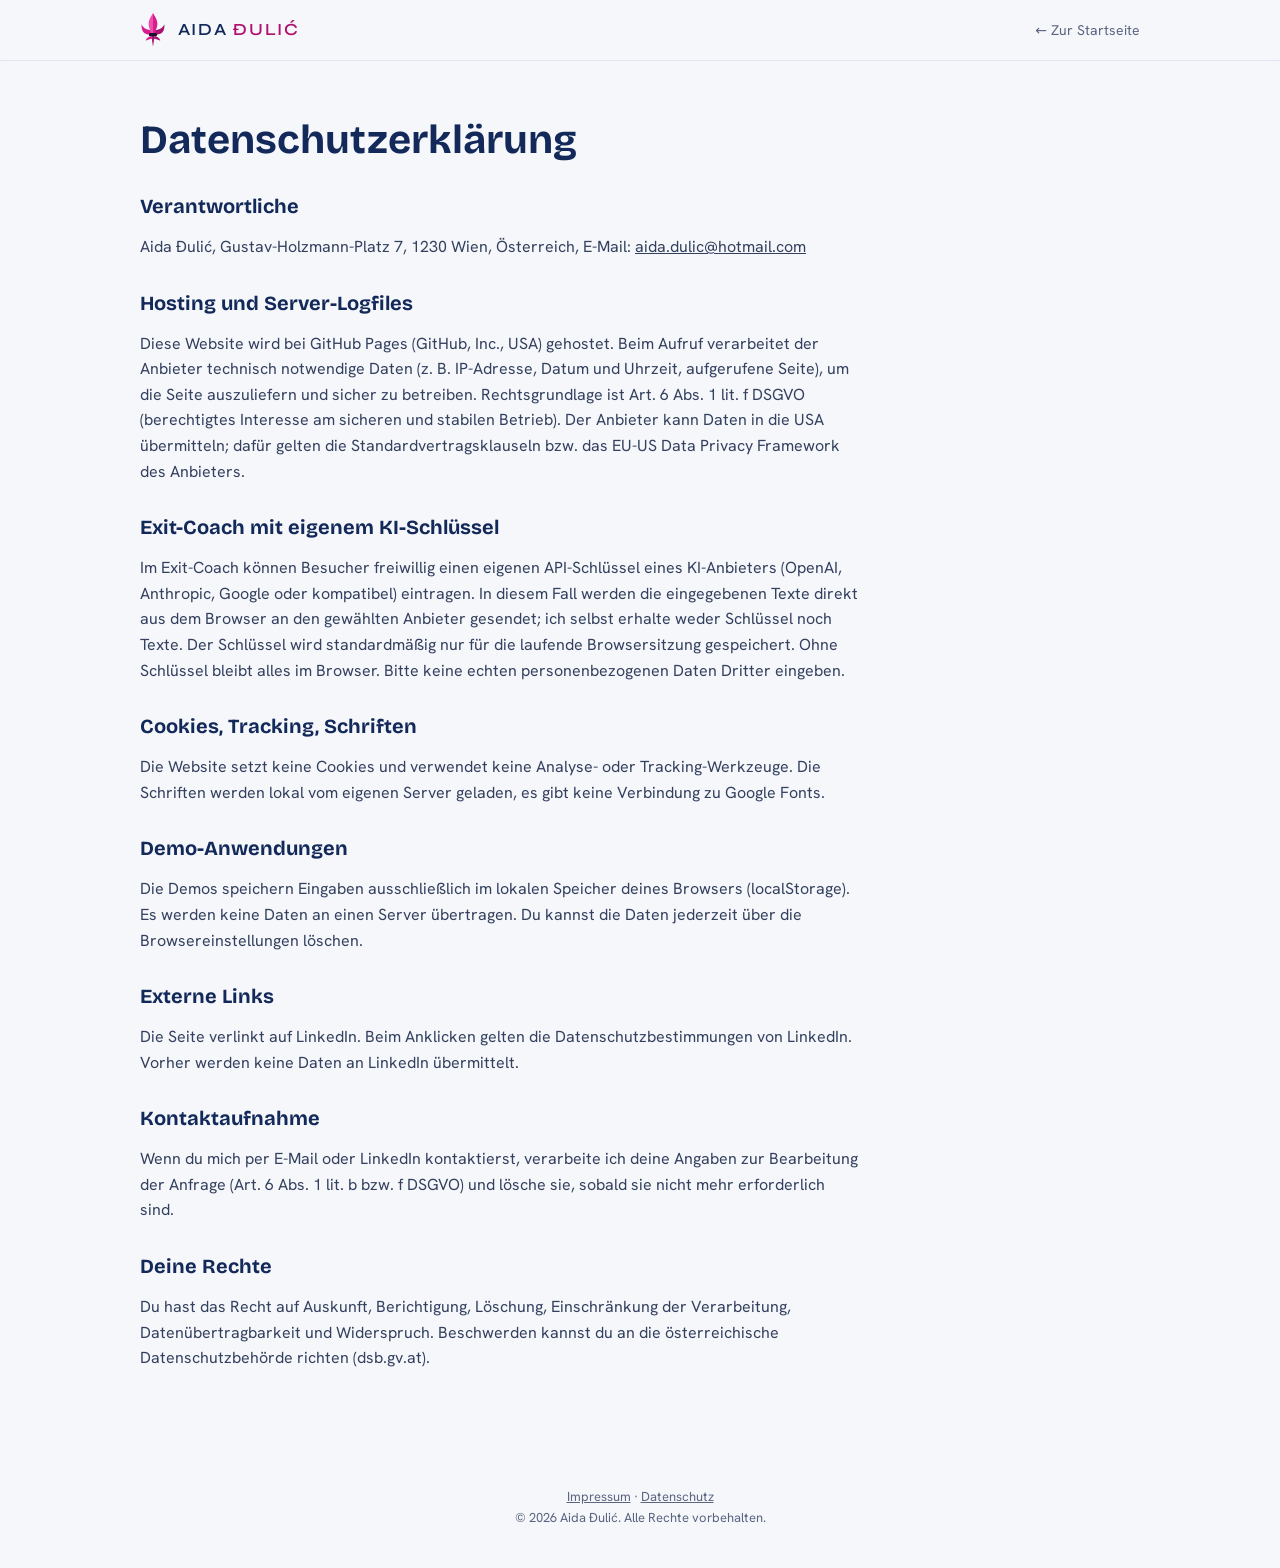
<file: datenschutz.html>
<!doctype html>
<html lang="de"><head><meta charset="utf-8"><link rel="stylesheet" href="assets/fonts.css">
<meta name="viewport" content="width=device-width,initial-scale=1"><meta name="robots" content="noindex">
<title>Datenschutz · Aida Đulić</title><link rel="icon" type="image/svg+xml" href="assets/logo-mark.svg">
<style>
:root{--navy:#12295a;--navy2:#1b3a7a;--mag:#d6288c;--mag2:#b0116f;--ink:#16203a;--mute:#5a6580;--bg:#f6f7fb;--card:#fff;--line:#e2e6f0}
*{box-sizing:border-box}
html{scroll-behavior:smooth}
body{margin:0;font-family:'Hanken Grotesk',system-ui,sans-serif;color:var(--ink);background:var(--bg);line-height:1.6}
h1,h2,h3{font-family:'Bricolage Grotesque',sans-serif;line-height:1.15;margin:0}
a{color:inherit}
.wrap{max-width:1040px;margin:0 auto;padding:0 20px}
.mono{font-family:'IBM Plex Mono',monospace;font-size:12px;letter-spacing:.08em;text-transform:uppercase}
header.top{position:sticky;top:0;z-index:10;background:rgba(246,247,251,.9);backdrop-filter:blur(8px);border-bottom:1px solid var(--line)}
header.top .wrap{display:flex;align-items:center;justify-content:space-between;height:60px}
.brand{display:flex;align-items:center;gap:12px;font-family:'Syne','Bricolage Grotesque',system-ui,sans-serif;font-weight:600;font-size:17px;letter-spacing:.1em;text-transform:uppercase;color:var(--navy);text-decoration:none}
.brand img{height:36px;width:auto;display:block}
.brand i{color:var(--mag2);font-style:normal}
header.top nav a{margin-left:20px;font-size:14px;color:var(--mute);text-decoration:none}
header.top nav a:hover{color:var(--mag2)}

main{padding:56px 0 72px}main h1{font-size:clamp(28px,4vw,40px);color:var(--navy);margin-bottom:24px}
main h2{font-size:20px;color:var(--navy);margin:32px 0 8px}main p,main li{color:#33405e;max-width:720px}
.todo{background:#fff3cd;border:1px solid #f0d27a;border-radius:12px;padding:12px 16px;margin-bottom:28px;font-size:14px;max-width:720px}
footer{padding:28px 0 40px;color:var(--mute);font-size:13px;text-align:center}
</style></head><body>
<header class="top"><div class="wrap"><a class="brand" href="./" aria-label="Aida Đulić, Startseite"><img src="assets/logo-mark.svg" alt="" width="26" height="36"><span>Aida <i>Đulić</i></span></a><nav><a href="./">&larr; Zur Startseite</a></nav></div></header>
<main><div class="wrap"><h1>Datenschutzerklärung</h1>
<h2>Verantwortliche</h2>
<p>Aida Đulić, Gustav-Holzmann-Platz 7, 1230 Wien, Österreich, E-Mail: <a href="mailto:aida.dulic@hotmail.com">aida.dulic@hotmail.com</a></p>
<h2>Hosting und Server-Logfiles</h2>
<p>Diese Website wird bei GitHub Pages (GitHub, Inc., USA) gehostet. Beim Aufruf verarbeitet der Anbieter technisch notwendige Daten (z. B. IP-Adresse, Datum und Uhrzeit, aufgerufene Seite), um die Seite auszuliefern und sicher zu betreiben. Rechtsgrundlage ist Art. 6 Abs. 1 lit. f DSGVO (berechtigtes Interesse am sicheren und stabilen Betrieb). Der Anbieter kann Daten in die USA übermitteln; dafür gelten die Standardvertragsklauseln bzw. das EU-US Data Privacy Framework des Anbieters.</p>
<h2>Exit-Coach mit eigenem KI-Schlüssel</h2>
<p>Im Exit-Coach können Besucher freiwillig einen eigenen API-Schlüssel eines KI-Anbieters (OpenAI, Anthropic, Google oder kompatibel) eintragen. In diesem Fall werden die eingegebenen Texte direkt aus dem Browser an den gewählten Anbieter gesendet; ich selbst erhalte weder Schlüssel noch Texte. Der Schlüssel wird standardmäßig nur für die laufende Browsersitzung gespeichert. Ohne Schlüssel bleibt alles im Browser. Bitte keine echten personenbezogenen Daten Dritter eingeben.</p>
<h2>Cookies, Tracking, Schriften</h2>
<p>Die Website setzt keine Cookies und verwendet keine Analyse- oder Tracking-Werkzeuge. Die Schriften werden lokal vom eigenen Server geladen, es gibt keine Verbindung zu Google Fonts.</p>
<h2>Demo-Anwendungen</h2>
<p>Die Demos speichern Eingaben ausschließlich im lokalen Speicher deines Browsers (localStorage). Es werden keine Daten an einen Server übertragen. Du kannst die Daten jederzeit über die Browsereinstellungen löschen.</p>
<h2>Externe Links</h2>
<p>Die Seite verlinkt auf LinkedIn. Beim Anklicken gelten die Datenschutzbestimmungen von LinkedIn. Vorher werden keine Daten an LinkedIn übermittelt.</p>
<h2>Kontaktaufnahme</h2>
<p>Wenn du mich per E-Mail oder LinkedIn kontaktierst, verarbeite ich deine Angaben zur Bearbeitung der Anfrage (Art. 6 Abs. 1 lit. b bzw. f DSGVO) und lösche sie, sobald sie nicht mehr erforderlich sind.</p>
<h2>Deine Rechte</h2>
<p>Du hast das Recht auf Auskunft, Berichtigung, Löschung, Einschränkung der Verarbeitung, Datenübertragbarkeit und Widerspruch. Beschwerden kannst du an die österreichische Datenschutzbehörde richten (dsb.gv.at).</p></div></main>
<footer><a href="impressum.html">Impressum</a> · <a href="datenschutz.html">Datenschutz</a><br>© 2026 Aida Đulić. Alle Rechte vorbehalten.</footer>
</body></html>
</file>
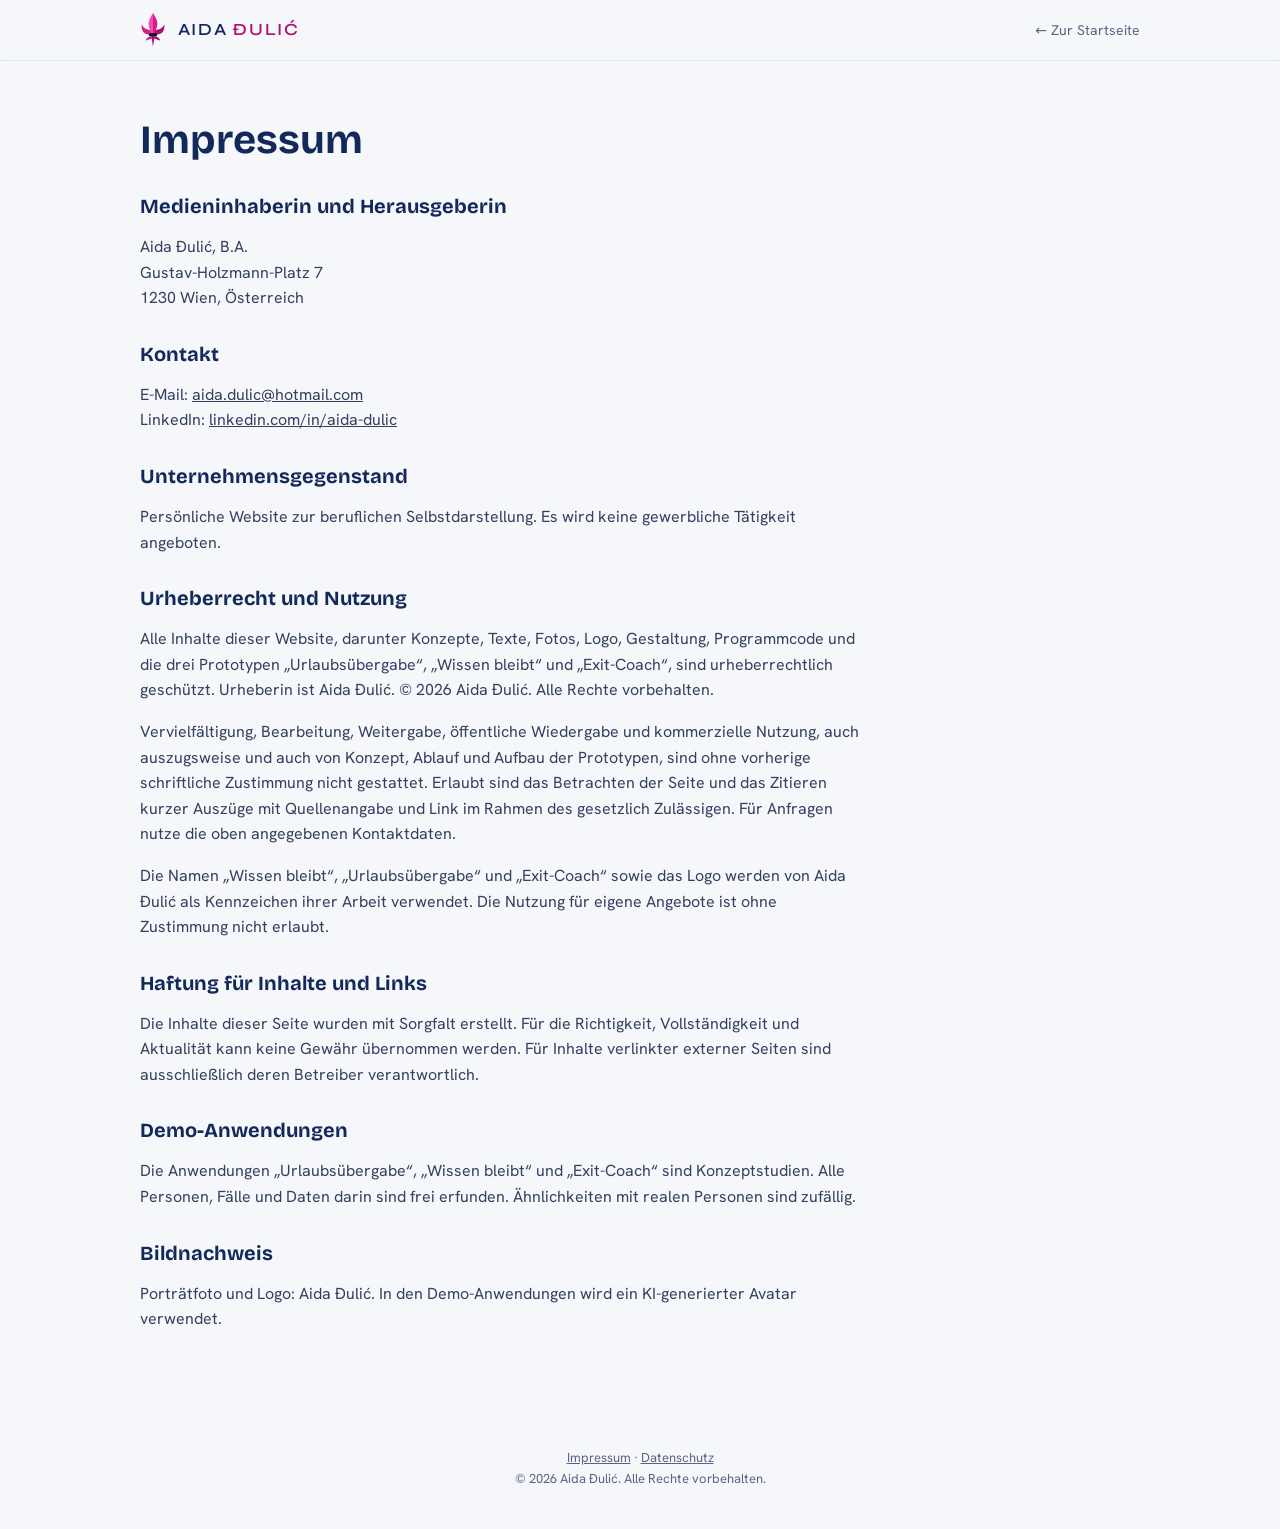
<file: impressum.html>
<!doctype html>
<html lang="de"><head><meta charset="utf-8"><link rel="stylesheet" href="assets/fonts.css">
<meta name="viewport" content="width=device-width,initial-scale=1"><meta name="robots" content="noindex">
<title>Impressum · Aida Đulić</title><link rel="icon" type="image/svg+xml" href="assets/logo-mark.svg">
<style>
:root{--navy:#12295a;--navy2:#1b3a7a;--mag:#d6288c;--mag2:#b0116f;--ink:#16203a;--mute:#5a6580;--bg:#f6f7fb;--card:#fff;--line:#e2e6f0}
*{box-sizing:border-box}
html{scroll-behavior:smooth}
body{margin:0;font-family:'Hanken Grotesk',system-ui,sans-serif;color:var(--ink);background:var(--bg);line-height:1.6}
h1,h2,h3{font-family:'Bricolage Grotesque',sans-serif;line-height:1.15;margin:0}
a{color:inherit}
.wrap{max-width:1040px;margin:0 auto;padding:0 20px}
.mono{font-family:'IBM Plex Mono',monospace;font-size:12px;letter-spacing:.08em;text-transform:uppercase}
header.top{position:sticky;top:0;z-index:10;background:rgba(246,247,251,.9);backdrop-filter:blur(8px);border-bottom:1px solid var(--line)}
header.top .wrap{display:flex;align-items:center;justify-content:space-between;height:60px}
.brand{display:flex;align-items:center;gap:12px;font-family:'Syne','Bricolage Grotesque',system-ui,sans-serif;font-weight:600;font-size:17px;letter-spacing:.1em;text-transform:uppercase;color:var(--navy);text-decoration:none}
.brand img{height:36px;width:auto;display:block}
.brand i{color:var(--mag2);font-style:normal}
header.top nav a{margin-left:20px;font-size:14px;color:var(--mute);text-decoration:none}
header.top nav a:hover{color:var(--mag2)}

main{padding:56px 0 72px}main h1{font-size:clamp(28px,4vw,40px);color:var(--navy);margin-bottom:24px}
main h2{font-size:20px;color:var(--navy);margin:32px 0 8px}main p,main li{color:#33405e;max-width:720px}
.todo{background:#fff3cd;border:1px solid #f0d27a;border-radius:12px;padding:12px 16px;margin-bottom:28px;font-size:14px;max-width:720px}
footer{padding:28px 0 40px;color:var(--mute);font-size:13px;text-align:center}
</style></head><body>
<header class="top"><div class="wrap"><a class="brand" href="./" aria-label="Aida Đulić, Startseite"><img src="assets/logo-mark.svg" alt="" width="26" height="36"><span>Aida <i>Đulić</i></span></a><nav><a href="./">&larr; Zur Startseite</a></nav></div></header>
<main><div class="wrap"><h1>Impressum</h1>
<h2>Medieninhaberin und Herausgeberin</h2>
<p>Aida Đulić, B.A.<br>Gustav-Holzmann-Platz 7<br>1230 Wien, Österreich</p>
<h2>Kontakt</h2>
<p>E-Mail: <a href="mailto:aida.dulic@hotmail.com">aida.dulic@hotmail.com</a><br>LinkedIn: <a href="https://www.linkedin.com/in/aida-dulic/" rel="noopener">linkedin.com/in/aida-dulic</a></p>
<h2>Unternehmensgegenstand</h2>
<p>Persönliche Website zur beruflichen Selbstdarstellung. Es wird keine gewerbliche Tätigkeit angeboten.</p>
<h2>Urheberrecht und Nutzung</h2>
<p>Alle Inhalte dieser Website, darunter Konzepte, Texte, Fotos, Logo, Gestaltung, Programmcode und die drei Prototypen „Urlaubsübergabe“, „Wissen bleibt“ und „Exit-Coach“, sind urheberrechtlich geschützt. Urheberin ist Aida Đulić. © 2026 Aida Đulić. Alle Rechte vorbehalten.</p>
<p>Vervielfältigung, Bearbeitung, Weitergabe, öffentliche Wiedergabe und kommerzielle Nutzung, auch auszugsweise und auch von Konzept, Ablauf und Aufbau der Prototypen, sind ohne vorherige schriftliche Zustimmung nicht gestattet. Erlaubt sind das Betrachten der Seite und das Zitieren kurzer Auszüge mit Quellenangabe und Link im Rahmen des gesetzlich Zulässigen. Für Anfragen nutze die oben angegebenen Kontaktdaten.</p>
<p>Die Namen „Wissen bleibt“, „Urlaubsübergabe“ und „Exit-Coach“ sowie das Logo werden von Aida Đulić als Kennzeichen ihrer Arbeit verwendet. Die Nutzung für eigene Angebote ist ohne Zustimmung nicht erlaubt.</p>
<h2>Haftung für Inhalte und Links</h2>
<p>Die Inhalte dieser Seite wurden mit Sorgfalt erstellt. Für die Richtigkeit, Vollständigkeit und Aktualität kann keine Gewähr übernommen werden. Für Inhalte verlinkter externer Seiten sind ausschließlich deren Betreiber verantwortlich.</p>
<h2>Demo-Anwendungen</h2>
<p>Die Anwendungen „Urlaubsübergabe“, „Wissen bleibt“ und „Exit-Coach“ sind Konzeptstudien. Alle Personen, Fälle und Daten darin sind frei erfunden. Ähnlichkeiten mit realen Personen sind zufällig.</p>
<h2>Bildnachweis</h2>
<p>Porträtfoto und Logo: Aida Đulić. In den Demo-Anwendungen wird ein KI-generierter Avatar verwendet.</p></div></main>
<footer><a href="impressum.html">Impressum</a> · <a href="datenschutz.html">Datenschutz</a><br>© 2026 Aida Đulić. Alle Rechte vorbehalten.</footer>
</body></html>
</file>
<file: assets/fonts.css>
@font-face{font-family:'Syne';font-style:normal;font-weight:600;font-display:swap;src:url(fonts/syne-latin-ext-600-normal.woff2) format('woff2');unicode-range:U+0100-02BA,U+02BD-02C5,U+02C7-02CC,U+02CE-02D7,U+02DD-02FF,U+0304,U+0308,U+0329,U+1D00-1DBF,U+1E00-1E9F,U+1EF2-1EFF,U+2020,U+20A0-20AB,U+20AD-20C0,U+2113,U+2C60-2C7F,U+A720-A7FF}
@font-face{font-family:'Syne';font-style:normal;font-weight:600;font-display:swap;src:url(fonts/syne-latin-600-normal.woff2) format('woff2');unicode-range:U+0000-00FF,U+0131,U+0152-0153,U+02BB-02BC,U+02C6,U+02DA,U+02DC,U+0304,U+0308,U+0329,U+2000-206F,U+20AC,U+2122,U+2191,U+2193,U+2212,U+2215,U+FEFF,U+FFFD}
@font-face{font-family:'Bricolage Grotesque';font-style:normal;font-weight:500;font-display:swap;src:url(fonts/bricolage-grotesque-latin-ext-500-normal.woff2) format('woff2');unicode-range:U+0100-02BA,U+02BD-02C5,U+02C7-02CC,U+02CE-02D7,U+02DD-02FF,U+0304,U+0308,U+0329,U+1D00-1DBF,U+1E00-1E9F,U+1EF2-1EFF,U+2020,U+20A0-20AB,U+20AD-20C0,U+2113,U+2C60-2C7F,U+A720-A7FF}
@font-face{font-family:'Bricolage Grotesque';font-style:normal;font-weight:500;font-display:swap;src:url(fonts/bricolage-grotesque-latin-500-normal.woff2) format('woff2');unicode-range:U+0000-00FF,U+0131,U+0152-0153,U+02BB-02BC,U+02C6,U+02DA,U+02DC,U+0304,U+0308,U+0329,U+2000-206F,U+20AC,U+2122,U+2191,U+2193,U+2212,U+2215,U+FEFF,U+FFFD}
@font-face{font-family:'Bricolage Grotesque';font-style:normal;font-weight:700;font-display:swap;src:url(fonts/bricolage-grotesque-latin-ext-700-normal.woff2) format('woff2');unicode-range:U+0100-02BA,U+02BD-02C5,U+02C7-02CC,U+02CE-02D7,U+02DD-02FF,U+0304,U+0308,U+0329,U+1D00-1DBF,U+1E00-1E9F,U+1EF2-1EFF,U+2020,U+20A0-20AB,U+20AD-20C0,U+2113,U+2C60-2C7F,U+A720-A7FF}
@font-face{font-family:'Bricolage Grotesque';font-style:normal;font-weight:700;font-display:swap;src:url(fonts/bricolage-grotesque-latin-700-normal.woff2) format('woff2');unicode-range:U+0000-00FF,U+0131,U+0152-0153,U+02BB-02BC,U+02C6,U+02DA,U+02DC,U+0304,U+0308,U+0329,U+2000-206F,U+20AC,U+2122,U+2191,U+2193,U+2212,U+2215,U+FEFF,U+FFFD}
@font-face{font-family:'Bricolage Grotesque';font-style:normal;font-weight:800;font-display:swap;src:url(fonts/bricolage-grotesque-latin-ext-800-normal.woff2) format('woff2');unicode-range:U+0100-02BA,U+02BD-02C5,U+02C7-02CC,U+02CE-02D7,U+02DD-02FF,U+0304,U+0308,U+0329,U+1D00-1DBF,U+1E00-1E9F,U+1EF2-1EFF,U+2020,U+20A0-20AB,U+20AD-20C0,U+2113,U+2C60-2C7F,U+A720-A7FF}
@font-face{font-family:'Bricolage Grotesque';font-style:normal;font-weight:800;font-display:swap;src:url(fonts/bricolage-grotesque-latin-800-normal.woff2) format('woff2');unicode-range:U+0000-00FF,U+0131,U+0152-0153,U+02BB-02BC,U+02C6,U+02DA,U+02DC,U+0304,U+0308,U+0329,U+2000-206F,U+20AC,U+2122,U+2191,U+2193,U+2212,U+2215,U+FEFF,U+FFFD}
@font-face{font-family:'Hanken Grotesk';font-style:normal;font-weight:400;font-display:swap;src:url(fonts/hanken-grotesk-latin-ext-400-normal.woff2) format('woff2');unicode-range:U+0100-02BA,U+02BD-02C5,U+02C7-02CC,U+02CE-02D7,U+02DD-02FF,U+0304,U+0308,U+0329,U+1D00-1DBF,U+1E00-1E9F,U+1EF2-1EFF,U+2020,U+20A0-20AB,U+20AD-20C0,U+2113,U+2C60-2C7F,U+A720-A7FF}
@font-face{font-family:'Hanken Grotesk';font-style:normal;font-weight:400;font-display:swap;src:url(fonts/hanken-grotesk-latin-400-normal.woff2) format('woff2');unicode-range:U+0000-00FF,U+0131,U+0152-0153,U+02BB-02BC,U+02C6,U+02DA,U+02DC,U+0304,U+0308,U+0329,U+2000-206F,U+20AC,U+2122,U+2191,U+2193,U+2212,U+2215,U+FEFF,U+FFFD}
@font-face{font-family:'Hanken Grotesk';font-style:normal;font-weight:500;font-display:swap;src:url(fonts/hanken-grotesk-latin-ext-500-normal.woff2) format('woff2');unicode-range:U+0100-02BA,U+02BD-02C5,U+02C7-02CC,U+02CE-02D7,U+02DD-02FF,U+0304,U+0308,U+0329,U+1D00-1DBF,U+1E00-1E9F,U+1EF2-1EFF,U+2020,U+20A0-20AB,U+20AD-20C0,U+2113,U+2C60-2C7F,U+A720-A7FF}
@font-face{font-family:'Hanken Grotesk';font-style:normal;font-weight:500;font-display:swap;src:url(fonts/hanken-grotesk-latin-500-normal.woff2) format('woff2');unicode-range:U+0000-00FF,U+0131,U+0152-0153,U+02BB-02BC,U+02C6,U+02DA,U+02DC,U+0304,U+0308,U+0329,U+2000-206F,U+20AC,U+2122,U+2191,U+2193,U+2212,U+2215,U+FEFF,U+FFFD}
@font-face{font-family:'Hanken Grotesk';font-style:normal;font-weight:600;font-display:swap;src:url(fonts/hanken-grotesk-latin-ext-600-normal.woff2) format('woff2');unicode-range:U+0100-02BA,U+02BD-02C5,U+02C7-02CC,U+02CE-02D7,U+02DD-02FF,U+0304,U+0308,U+0329,U+1D00-1DBF,U+1E00-1E9F,U+1EF2-1EFF,U+2020,U+20A0-20AB,U+20AD-20C0,U+2113,U+2C60-2C7F,U+A720-A7FF}
@font-face{font-family:'Hanken Grotesk';font-style:normal;font-weight:600;font-display:swap;src:url(fonts/hanken-grotesk-latin-600-normal.woff2) format('woff2');unicode-range:U+0000-00FF,U+0131,U+0152-0153,U+02BB-02BC,U+02C6,U+02DA,U+02DC,U+0304,U+0308,U+0329,U+2000-206F,U+20AC,U+2122,U+2191,U+2193,U+2212,U+2215,U+FEFF,U+FFFD}
@font-face{font-family:'Hanken Grotesk';font-style:normal;font-weight:700;font-display:swap;src:url(fonts/hanken-grotesk-latin-ext-700-normal.woff2) format('woff2');unicode-range:U+0100-02BA,U+02BD-02C5,U+02C7-02CC,U+02CE-02D7,U+02DD-02FF,U+0304,U+0308,U+0329,U+1D00-1DBF,U+1E00-1E9F,U+1EF2-1EFF,U+2020,U+20A0-20AB,U+20AD-20C0,U+2113,U+2C60-2C7F,U+A720-A7FF}
@font-face{font-family:'Hanken Grotesk';font-style:normal;font-weight:700;font-display:swap;src:url(fonts/hanken-grotesk-latin-700-normal.woff2) format('woff2');unicode-range:U+0000-00FF,U+0131,U+0152-0153,U+02BB-02BC,U+02C6,U+02DA,U+02DC,U+0304,U+0308,U+0329,U+2000-206F,U+20AC,U+2122,U+2191,U+2193,U+2212,U+2215,U+FEFF,U+FFFD}
@font-face{font-family:'IBM Plex Mono';font-style:normal;font-weight:400;font-display:swap;src:url(fonts/ibm-plex-mono-latin-ext-400-normal.woff2) format('woff2');unicode-range:U+0100-02BA,U+02BD-02C5,U+02C7-02CC,U+02CE-02D7,U+02DD-02FF,U+0304,U+0308,U+0329,U+1D00-1DBF,U+1E00-1E9F,U+1EF2-1EFF,U+2020,U+20A0-20AB,U+20AD-20C0,U+2113,U+2C60-2C7F,U+A720-A7FF}
@font-face{font-family:'IBM Plex Mono';font-style:normal;font-weight:400;font-display:swap;src:url(fonts/ibm-plex-mono-latin-400-normal.woff2) format('woff2');unicode-range:U+0000-00FF,U+0131,U+0152-0153,U+02BB-02BC,U+02C6,U+02DA,U+02DC,U+0304,U+0308,U+0329,U+2000-206F,U+20AC,U+2122,U+2191,U+2193,U+2212,U+2215,U+FEFF,U+FFFD}
@font-face{font-family:'IBM Plex Mono';font-style:normal;font-weight:500;font-display:swap;src:url(fonts/ibm-plex-mono-latin-ext-500-normal.woff2) format('woff2');unicode-range:U+0100-02BA,U+02BD-02C5,U+02C7-02CC,U+02CE-02D7,U+02DD-02FF,U+0304,U+0308,U+0329,U+1D00-1DBF,U+1E00-1E9F,U+1EF2-1EFF,U+2020,U+20A0-20AB,U+20AD-20C0,U+2113,U+2C60-2C7F,U+A720-A7FF}
@font-face{font-family:'IBM Plex Mono';font-style:normal;font-weight:500;font-display:swap;src:url(fonts/ibm-plex-mono-latin-500-normal.woff2) format('woff2');unicode-range:U+0000-00FF,U+0131,U+0152-0153,U+02BB-02BC,U+02C6,U+02DA,U+02DC,U+0304,U+0308,U+0329,U+2000-206F,U+20AC,U+2122,U+2191,U+2193,U+2212,U+2215,U+FEFF,U+FFFD}
</file>
<file: aidadulic-website-final_1/assets/fonts.css>
@font-face{font-family:'Syne';font-style:normal;font-weight:600;font-display:swap;src:url(fonts/syne-latin-ext-600-normal.woff2) format('woff2');unicode-range:U+0100-02BA,U+02BD-02C5,U+02C7-02CC,U+02CE-02D7,U+02DD-02FF,U+0304,U+0308,U+0329,U+1D00-1DBF,U+1E00-1E9F,U+1EF2-1EFF,U+2020,U+20A0-20AB,U+20AD-20C0,U+2113,U+2C60-2C7F,U+A720-A7FF}
@font-face{font-family:'Syne';font-style:normal;font-weight:600;font-display:swap;src:url(fonts/syne-latin-600-normal.woff2) format('woff2');unicode-range:U+0000-00FF,U+0131,U+0152-0153,U+02BB-02BC,U+02C6,U+02DA,U+02DC,U+0304,U+0308,U+0329,U+2000-206F,U+20AC,U+2122,U+2191,U+2193,U+2212,U+2215,U+FEFF,U+FFFD}
@font-face{font-family:'Bricolage Grotesque';font-style:normal;font-weight:500;font-display:swap;src:url(fonts/bricolage-grotesque-latin-ext-500-normal.woff2) format('woff2');unicode-range:U+0100-02BA,U+02BD-02C5,U+02C7-02CC,U+02CE-02D7,U+02DD-02FF,U+0304,U+0308,U+0329,U+1D00-1DBF,U+1E00-1E9F,U+1EF2-1EFF,U+2020,U+20A0-20AB,U+20AD-20C0,U+2113,U+2C60-2C7F,U+A720-A7FF}
@font-face{font-family:'Bricolage Grotesque';font-style:normal;font-weight:500;font-display:swap;src:url(fonts/bricolage-grotesque-latin-500-normal.woff2) format('woff2');unicode-range:U+0000-00FF,U+0131,U+0152-0153,U+02BB-02BC,U+02C6,U+02DA,U+02DC,U+0304,U+0308,U+0329,U+2000-206F,U+20AC,U+2122,U+2191,U+2193,U+2212,U+2215,U+FEFF,U+FFFD}
@font-face{font-family:'Bricolage Grotesque';font-style:normal;font-weight:700;font-display:swap;src:url(fonts/bricolage-grotesque-latin-ext-700-normal.woff2) format('woff2');unicode-range:U+0100-02BA,U+02BD-02C5,U+02C7-02CC,U+02CE-02D7,U+02DD-02FF,U+0304,U+0308,U+0329,U+1D00-1DBF,U+1E00-1E9F,U+1EF2-1EFF,U+2020,U+20A0-20AB,U+20AD-20C0,U+2113,U+2C60-2C7F,U+A720-A7FF}
@font-face{font-family:'Bricolage Grotesque';font-style:normal;font-weight:700;font-display:swap;src:url(fonts/bricolage-grotesque-latin-700-normal.woff2) format('woff2');unicode-range:U+0000-00FF,U+0131,U+0152-0153,U+02BB-02BC,U+02C6,U+02DA,U+02DC,U+0304,U+0308,U+0329,U+2000-206F,U+20AC,U+2122,U+2191,U+2193,U+2212,U+2215,U+FEFF,U+FFFD}
@font-face{font-family:'Bricolage Grotesque';font-style:normal;font-weight:800;font-display:swap;src:url(fonts/bricolage-grotesque-latin-ext-800-normal.woff2) format('woff2');unicode-range:U+0100-02BA,U+02BD-02C5,U+02C7-02CC,U+02CE-02D7,U+02DD-02FF,U+0304,U+0308,U+0329,U+1D00-1DBF,U+1E00-1E9F,U+1EF2-1EFF,U+2020,U+20A0-20AB,U+20AD-20C0,U+2113,U+2C60-2C7F,U+A720-A7FF}
@font-face{font-family:'Bricolage Grotesque';font-style:normal;font-weight:800;font-display:swap;src:url(fonts/bricolage-grotesque-latin-800-normal.woff2) format('woff2');unicode-range:U+0000-00FF,U+0131,U+0152-0153,U+02BB-02BC,U+02C6,U+02DA,U+02DC,U+0304,U+0308,U+0329,U+2000-206F,U+20AC,U+2122,U+2191,U+2193,U+2212,U+2215,U+FEFF,U+FFFD}
@font-face{font-family:'Hanken Grotesk';font-style:normal;font-weight:400;font-display:swap;src:url(fonts/hanken-grotesk-latin-ext-400-normal.woff2) format('woff2');unicode-range:U+0100-02BA,U+02BD-02C5,U+02C7-02CC,U+02CE-02D7,U+02DD-02FF,U+0304,U+0308,U+0329,U+1D00-1DBF,U+1E00-1E9F,U+1EF2-1EFF,U+2020,U+20A0-20AB,U+20AD-20C0,U+2113,U+2C60-2C7F,U+A720-A7FF}
@font-face{font-family:'Hanken Grotesk';font-style:normal;font-weight:400;font-display:swap;src:url(fonts/hanken-grotesk-latin-400-normal.woff2) format('woff2');unicode-range:U+0000-00FF,U+0131,U+0152-0153,U+02BB-02BC,U+02C6,U+02DA,U+02DC,U+0304,U+0308,U+0329,U+2000-206F,U+20AC,U+2122,U+2191,U+2193,U+2212,U+2215,U+FEFF,U+FFFD}
@font-face{font-family:'Hanken Grotesk';font-style:normal;font-weight:500;font-display:swap;src:url(fonts/hanken-grotesk-latin-ext-500-normal.woff2) format('woff2');unicode-range:U+0100-02BA,U+02BD-02C5,U+02C7-02CC,U+02CE-02D7,U+02DD-02FF,U+0304,U+0308,U+0329,U+1D00-1DBF,U+1E00-1E9F,U+1EF2-1EFF,U+2020,U+20A0-20AB,U+20AD-20C0,U+2113,U+2C60-2C7F,U+A720-A7FF}
@font-face{font-family:'Hanken Grotesk';font-style:normal;font-weight:500;font-display:swap;src:url(fonts/hanken-grotesk-latin-500-normal.woff2) format('woff2');unicode-range:U+0000-00FF,U+0131,U+0152-0153,U+02BB-02BC,U+02C6,U+02DA,U+02DC,U+0304,U+0308,U+0329,U+2000-206F,U+20AC,U+2122,U+2191,U+2193,U+2212,U+2215,U+FEFF,U+FFFD}
@font-face{font-family:'Hanken Grotesk';font-style:normal;font-weight:600;font-display:swap;src:url(fonts/hanken-grotesk-latin-ext-600-normal.woff2) format('woff2');unicode-range:U+0100-02BA,U+02BD-02C5,U+02C7-02CC,U+02CE-02D7,U+02DD-02FF,U+0304,U+0308,U+0329,U+1D00-1DBF,U+1E00-1E9F,U+1EF2-1EFF,U+2020,U+20A0-20AB,U+20AD-20C0,U+2113,U+2C60-2C7F,U+A720-A7FF}
@font-face{font-family:'Hanken Grotesk';font-style:normal;font-weight:600;font-display:swap;src:url(fonts/hanken-grotesk-latin-600-normal.woff2) format('woff2');unicode-range:U+0000-00FF,U+0131,U+0152-0153,U+02BB-02BC,U+02C6,U+02DA,U+02DC,U+0304,U+0308,U+0329,U+2000-206F,U+20AC,U+2122,U+2191,U+2193,U+2212,U+2215,U+FEFF,U+FFFD}
@font-face{font-family:'Hanken Grotesk';font-style:normal;font-weight:700;font-display:swap;src:url(fonts/hanken-grotesk-latin-ext-700-normal.woff2) format('woff2');unicode-range:U+0100-02BA,U+02BD-02C5,U+02C7-02CC,U+02CE-02D7,U+02DD-02FF,U+0304,U+0308,U+0329,U+1D00-1DBF,U+1E00-1E9F,U+1EF2-1EFF,U+2020,U+20A0-20AB,U+20AD-20C0,U+2113,U+2C60-2C7F,U+A720-A7FF}
@font-face{font-family:'Hanken Grotesk';font-style:normal;font-weight:700;font-display:swap;src:url(fonts/hanken-grotesk-latin-700-normal.woff2) format('woff2');unicode-range:U+0000-00FF,U+0131,U+0152-0153,U+02BB-02BC,U+02C6,U+02DA,U+02DC,U+0304,U+0308,U+0329,U+2000-206F,U+20AC,U+2122,U+2191,U+2193,U+2212,U+2215,U+FEFF,U+FFFD}
@font-face{font-family:'IBM Plex Mono';font-style:normal;font-weight:400;font-display:swap;src:url(fonts/ibm-plex-mono-latin-ext-400-normal.woff2) format('woff2');unicode-range:U+0100-02BA,U+02BD-02C5,U+02C7-02CC,U+02CE-02D7,U+02DD-02FF,U+0304,U+0308,U+0329,U+1D00-1DBF,U+1E00-1E9F,U+1EF2-1EFF,U+2020,U+20A0-20AB,U+20AD-20C0,U+2113,U+2C60-2C7F,U+A720-A7FF}
@font-face{font-family:'IBM Plex Mono';font-style:normal;font-weight:400;font-display:swap;src:url(fonts/ibm-plex-mono-latin-400-normal.woff2) format('woff2');unicode-range:U+0000-00FF,U+0131,U+0152-0153,U+02BB-02BC,U+02C6,U+02DA,U+02DC,U+0304,U+0308,U+0329,U+2000-206F,U+20AC,U+2122,U+2191,U+2193,U+2212,U+2215,U+FEFF,U+FFFD}
@font-face{font-family:'IBM Plex Mono';font-style:normal;font-weight:500;font-display:swap;src:url(fonts/ibm-plex-mono-latin-ext-500-normal.woff2) format('woff2');unicode-range:U+0100-02BA,U+02BD-02C5,U+02C7-02CC,U+02CE-02D7,U+02DD-02FF,U+0304,U+0308,U+0329,U+1D00-1DBF,U+1E00-1E9F,U+1EF2-1EFF,U+2020,U+20A0-20AB,U+20AD-20C0,U+2113,U+2C60-2C7F,U+A720-A7FF}
@font-face{font-family:'IBM Plex Mono';font-style:normal;font-weight:500;font-display:swap;src:url(fonts/ibm-plex-mono-latin-500-normal.woff2) format('woff2');unicode-range:U+0000-00FF,U+0131,U+0152-0153,U+02BB-02BC,U+02C6,U+02DA,U+02DC,U+0304,U+0308,U+0329,U+2000-206F,U+20AC,U+2122,U+2191,U+2193,U+2212,U+2215,U+FEFF,U+FFFD}
</file>
